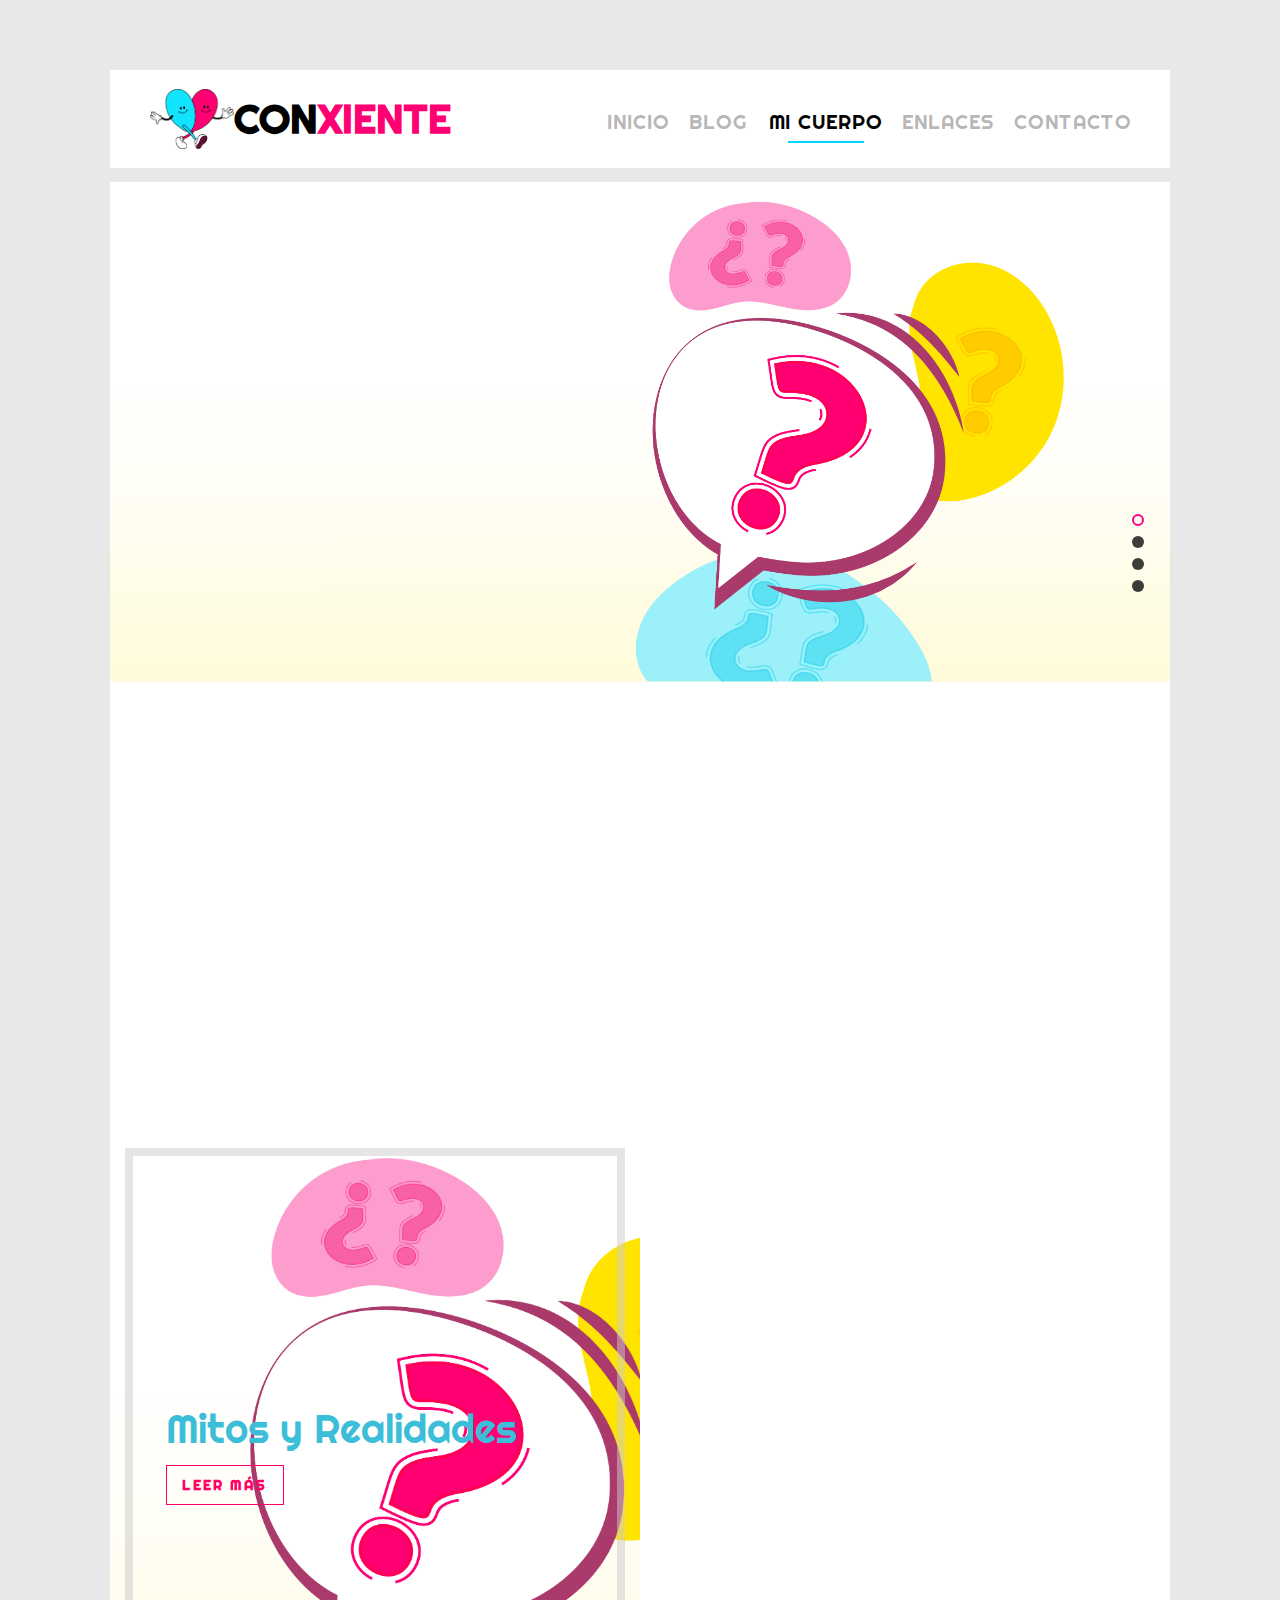
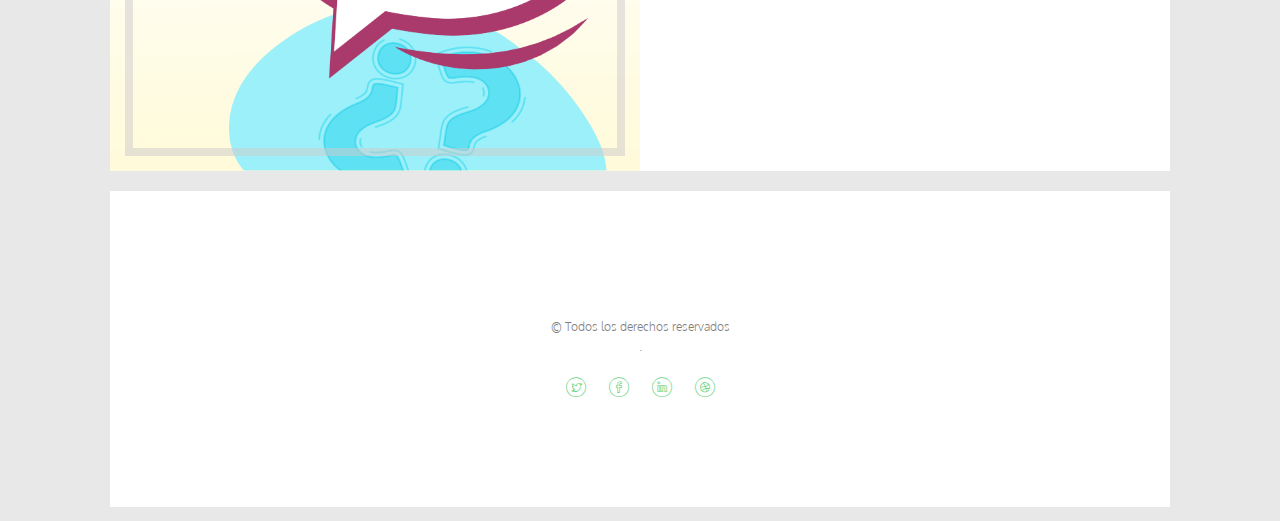
<file: index.html>
<!DOCTYPE HTML>
<html>
	<head>
	<meta charset="utf-8">
	<meta http-equiv="X-UA-Compatible" content="IE=edge">
	<title>ConXiente &mdash; Sitio web de la sexualidad en la adolescencia.</title>
	<meta name="viewport" content="width=device-width, initial-scale=1">
	<meta name="description" content="Blog de la Sexualidad en adolescentes" />
	<meta name="keywords" content="Sexualidad, adolescentes, embarazo, menstruacion, eyaculacion, niños, niñas, hombres, mujeres" />
	<meta name="author" content="DorianJorge" />


  	<!-- Facebook and Twitter integration -->
	<meta property="og:title" content=""/>
	<meta property="og:image" content=""/>
	<meta property="og:url" content=""/>
	<meta property="og:site_name" content=""/>
	<meta property="og:description" content=""/>
	<meta name="twitter:title" content="" />
	<meta name="twitter:image" content="" />
	<meta name="twitter:url" content="" />
	<meta name="twitter:card" content="" />

	
	<link href="https://fonts.googleapis.com/css2?family=Jacquard+24&display=swap" rel="stylesheet">
	<link href="https://fonts.googleapis.com/css?family=Oxygen:300,400" rel="stylesheet">
	<link href="https://fonts.googleapis.com/css?family=Source+Sans+Pro:400,600,700" rel="stylesheet">
	<link href="https://fonts.googleapis.com/css2?family=Righteous&display=swap" rel="stylesheet">
	<link href="https://fonts.googleapis.com/css2?family=Montserrat:ital,wght@0,100..900;1,100..900&display=swap" rel="stylesheet">
	
	<!-- Animate.css -->
	<link rel="stylesheet" href="css/animate.css">
	<!-- Icomoon Icon Fonts-->
	<link rel="stylesheet" href="css/icomoon.css">
	<!-- Bootstrap  -->
	<link rel="stylesheet" href="css/bootstrap.css">

	<!-- Magnific Popup -->
	<link rel="stylesheet" href="css/magnific-popup.css">

	<!-- Flexslider  -->
	<link rel="stylesheet" href="css/flexslider.css">

	<!-- Theme style  -->
	<link rel="stylesheet" href="css/style.css">

	<!-- Modernizr JS -->
	<script src="js/modernizr-2.6.2.min.js"></script>
	<!-- FOR IE9 below -->
	<!--[if lt IE 9]>
	<script src="js/respond.min.js"></script>
	<![endif]-->

	</head>
	<body>
		
	<div class="fh5co-loader"></div>
	
	<div id="page">
		<nav class="fh5co-nav" role="navigation">
			<div class="container-wrap">
				<div class="top-menu">
					<div class="row">
						<div class="col-xs-2">
							<div id="fh5co-logo">
								<a href="index.html" style="display: flex; align-items: center;">
									<img src="images/logo.png" alt="Logo" style="height: 60px; width: auto;">
							
									<span style="font-weight: bold; color: black;">Con</span><span style="color: #FF0073;">Xiente</span>
								</a>
							</div>
						</div>
						<div class="col-xs-10 text-right menu-1">
							<ul>
								<li><a href="index.html">Inicio</a></li>
	
								<li class="has-dropdown">
									<a href="#">Blog</a>
									<ul class="dropdown">
										<li><a href="etss.html">ETS</a></li>
										<li><a href="mitos.html">Mitos y Realidades</a></li>
										<li><a href="Anticonceptivos.html">Anticonceptivos</a></li>
										<li><a href="derechos.html">Derechos Sexuales</a></li>
									</ul>
								</li>
								<li class="active"><a href="mybody.html">Mi cuerpo</a></li>
								<li><a href="Enlaces.html">Enlaces</a></li>
								<li><a href="contact.html">Contacto</a></li>
							</ul>
						</div>
					</div>
					
				</div>
			</div>
		</nav>
	<div class="container-wrap">
		<aside id="fh5co-hero">
			<div class="flexslider">
				<ul class="slides">
			   	<li style="background-image: url(images/mitos.png);">
			   		<div class="overlay-gradient"></div>
			   		<div class="container-fluid">
			   			<div class="row">
				   			<div class="col-md-6 col-md-offset-3 col-md-pull-3 slider-text">
				   				<div class="slider-text-inner">
									<h1 style="font-weight: bold;">
										<span style="color: #00D9FF; font-size: 16px;">Mitos y realidades de la</span>
									</h1>
									
									<h1 style="font-weight: bold;">
										<span style="color: #C000FF; font-size: 36px;">SEXUALIDAD</span>
									</h1>

									<h2 style="color: #070707; font-size: 16px;  "> Que es verdad y que no es verdad acerca de los mitos de la sexualidad.</h2>
									<p><a class="btn btn-primary btn-demo" href="mitos.html">Saber más</a></p>
				   				</div>
				   			</div>
				   		</div>
			   		</div>
			   	</li>
			   	<li style="background-image: url(images/hym.png);">
			   		<div class="overlay-gradient"></div>
			   		<div class="container-fluid">
			   			<div class="row">
				   			<div class="col-md-6 col-md-offset-3 col-md-push-3 slider-text">
				   				<div class="slider-text-inner">
									<h1 style="font-weight: bold;">
										<span style="color: #00D9FF; font-size: 16px;">Sobre nuestro</span>
									</h1>
									
									<h1 style="font-weight: bold;">
										<span style="color: #C000FF; font-size: 36px;">CUERPO</span>
									</h1>
									<h2 style="color: #070707; font-weight: bold; font-size: 16px;  "> ¿Cambios en tu cuerpo?</h2>
									<h2 style="color: #070707; font-size: 16px;  "> Comprendamos los cambios físicos y emocionales que experimentamos.</h2>

										<p><a class="btn btn-primary btn-demo" href="mujer.html"></i> ELLA</a> <a class="btn btn-secondary" href="hombres.html">ÉL</a></p>
				   				</div>
				   			</div>
				   		</div>
			   		</div>
			   	</li>
			   	<li style="background-image: url(images/contacto.png);">
			   		<div class="overlay-gradient"></div>
			   		<div class="container-fluids">
			   			<div class="row">
				   			<div class="col-md-6 col-md-offset-3 slider-text">
				   				<div class="slider-text-inner text-center">
									<h1 style="font-weight: bold;">
										<span style="color: #00D9FF; font-size: 16px;">Ponte en</span>
									</h1>
									
									<h1 style="font-weight: bold;">
										<span style="color: #C000FF; font-size: 36px;">CONTACTO</span>
									</h1>
									<h2 style="color: #070707; font-weight: bold; font-size: 17px;  "> ¡Estamos aquí para ayudarte!</h2>
									<h2 style="color: #070707; font-size: 14px;  "> Comunicate con nuestro equipo experto para resolver tus preguntas y recibir atención personalizada.</h2>

										<p><a class="btn btn-primary " href="contact.html"></i>¡CONTÁCTANOS! </a></p>
				   				</div>
				   			</div>
				   		</div>
			   		</div>
			   	</li>
			   	<li style="background-image: url(images/enlaces.png);">
			   		<div class="overlay-gradient"></div>
			   		<div class="container-fluid">
			   			<div class="row">
				   			<div class="col-md-6 col-md-offset-3 col-md-push-3 slider-text">
				   				<div class="slider-text-inner">
									<h1 style="font-weight: bold;">
										<span style="color: #00D9FF; font-size: 16px;">Visita la sección de</span>
									</h1>
									
									<h1 style="font-weight: bold;">
										<span style="color: #C000FF; font-size: 36px;">ENLACES</span>
									</h1>

									<h2 style="color: #070707; font-weight: bold; font-size: 16px;  "> ¿Quieres información personalizada?</h2>
									<h2 style="color: #070707; font-size: 16px;  "> Aquí encontrarás recursos y orientación para mejorar tu bienestar y entender tu salud.</h2>
									<p><a class="btn btn-primary btn-demo" href="Enlaces.html">INFORMACIÓN </a></p>
				   				</div>
				   			</div>
				   		</div>
			   		</div>
			   	</li>	   	
			  	</ul>
		  	</div>
		</aside>
		<div id="fh5co-services">
			<div class="row">
				<div class="col-md-4 text-center animate-box">
					<div class="services">
						<img src="images/libro.png" alt="Logo" style="height: 100px; width: auto;">
						<div class="desc">
							<h3>Educación Accesible</h3>
							<p><h2 style="color: #070707; font-size: 18px;  "> Garantizar que la información sobre educación sexual sea fácilmente accesible para adolescentes de todas las edades, géneros, orientaciones sexuales y niveles de educación.</h2></p>
						</div>
					</div>
				</div>
				<div class="col-md-4 text-center animate-box">
					<div class="services">
						<img src="images/foco.png" alt="Logo" style="height: 100px; width: auto;">
						<div class="desc">
							<h3> Empoderamiento y Autonomía </h3>
							<p><h2 style="color: #070707; font-size: 18px;  "> Garantizar que la información sobre educación sexual sea fácilmente accesible para adolescentes de todas las edades, géneros, orientaciones sexuales y niveles de educación.</h2></p>
						</div>
					</div>
				</div>
				<div class="col-md-4 text-center animate-box">
					<div class="services">
						<img src="images/candado.png" alt="Logo" style="height: 100px; width: auto;">
						<div class="desc">
							<h3>Confidencialidad y Privacidad</h3>
							<p><h2 style="color: #070707; font-size: 18px;  "> Priorizar la confidencialidad y la privacidad de los adolescentes al proporcionar información sobre educación sexual.</h2></p>
						</div>
					</div>
				</div>
			</div>
		</div>


		<div id="fh5co-blog" class="blog-flex">
			<div class="featured-blog" style="background-image: url(images/mitosbn.png);">
				<div class="desc-t">
					<div class="desc-tc">
						<p class="reduced-line-height"><span class="featured-head">Mitos y Realidades</span></p>
						
						<span><a href="#" class="read-button">Leer más</a></span>
					</div>
				</div>
			</div>
			<div class="blog-entry fh5co-light-grey">
				<div class="row animate-box">
					<div class="col-md-12">
						<h2>Latest Posts</h2>
					</div>
				</div>
				<div class="row">
					<div class="col-md-12 animate-box" style="display: flex; align-items: center;">
						<a href="etss.html" class="blog-post" style="display: flex;">
							<span class="img" style="background-image: url(images/etsicon.png);"></span>
							<div class="desc" style="margin-top: 20px;">
								<h3 style="text-align: left;">Enfermedades de transmisión sexual y cómo identificarlas.</h3>
								<span class="cat" style="text-align: center;">Blog</span>
							</div>
						</a>
					</div>
					
						<div class="col-md-12 animate-box" style="display: flex; align-items: center;">
							<a href="Anticonceptivos.html" class="blog-post" style="display: flex;">
								<span class="img" style="background-image: url(images/anticonceptivo.png);"></span>
								<div class="desc" style="margin-top: 20px;">
									<h3 style="text-align: left;">¿Cuáles son los tipos de métodos anticonceptivos?</h3>
									<span class="cat" style="text-align: center;">Blog</span>
								</div>
							</a>
						</div>
					
						<div class="col-md-12 animate-box" style="display: flex; align-items: center;">
							<a href="derechos.html" class="blog-post" style="display: flex;">
								<span class="img" style="background-image: url(images/derecho.png);"></span>
								<div class="desc" style="margin-top: 20px;">
									<h3 style="text-align: left;">¿Qué son los Derechos Sexuales?</h3>
									<span class="cat" style="text-align: center;">Blog</span>
								</div>
							</a>
						</div>
					</div>
				</div>
			</div>
		</div><!-- END container-wrap -->

	<div class="container-wrap">
		<footer id="fh5co-footer" role="contentinfo">
			

			<div class="row copyright">
				<div class="col-md-12 text-center">
					<p>
						<small class="block">&copy; Todos los derechos reservados</small> 
						<small class="block"> .</a></small>
					</p>
					<p>
						<ul class="fh5co-social-icons">
							<li><a href="#"><i class="icon-twitter"></i></a></li>
							<li><a href="#"><i class="icon-facebook"></i></a></li>
							<li><a href="#"><i class="icon-linkedin"></i></a></li>
							<li><a href="#"><i class="icon-dribbble"></i></a></li>
						</ul>
					</p>
				</div>
			</div>
		</footer>
	</div><!-- END container-wrap -->
	</div>

	<div class="gototop js-top">
		<a href="#" class="js-gotop"><i class="icon-arrow-up2"></i></a>
	</div>
	
	<!-- jQuery -->
	<script src="js/jquery.min.js"></script>
	<!-- jQuery Easing -->
	<script src="js/jquery.easing.1.3.js"></script>
	<!-- Bootstrap -->
	<script src="js/bootstrap.min.js"></script>
	<!-- Waypoints -->
	<script src="js/jquery.waypoints.min.js"></script>
	<!-- Flexslider -->
	<script src="js/jquery.flexslider-min.js"></script>
	<!-- Magnific Popup -->
	<script src="js/jquery.magnific-popup.min.js"></script>
	<script src="js/magnific-popup-options.js"></script>
	<!-- Counters -->
	<script src="js/jquery.countTo.js"></script>
	<!-- Main -->
	<script src="js/main.js"></script>

	</body>
</html>
</file>
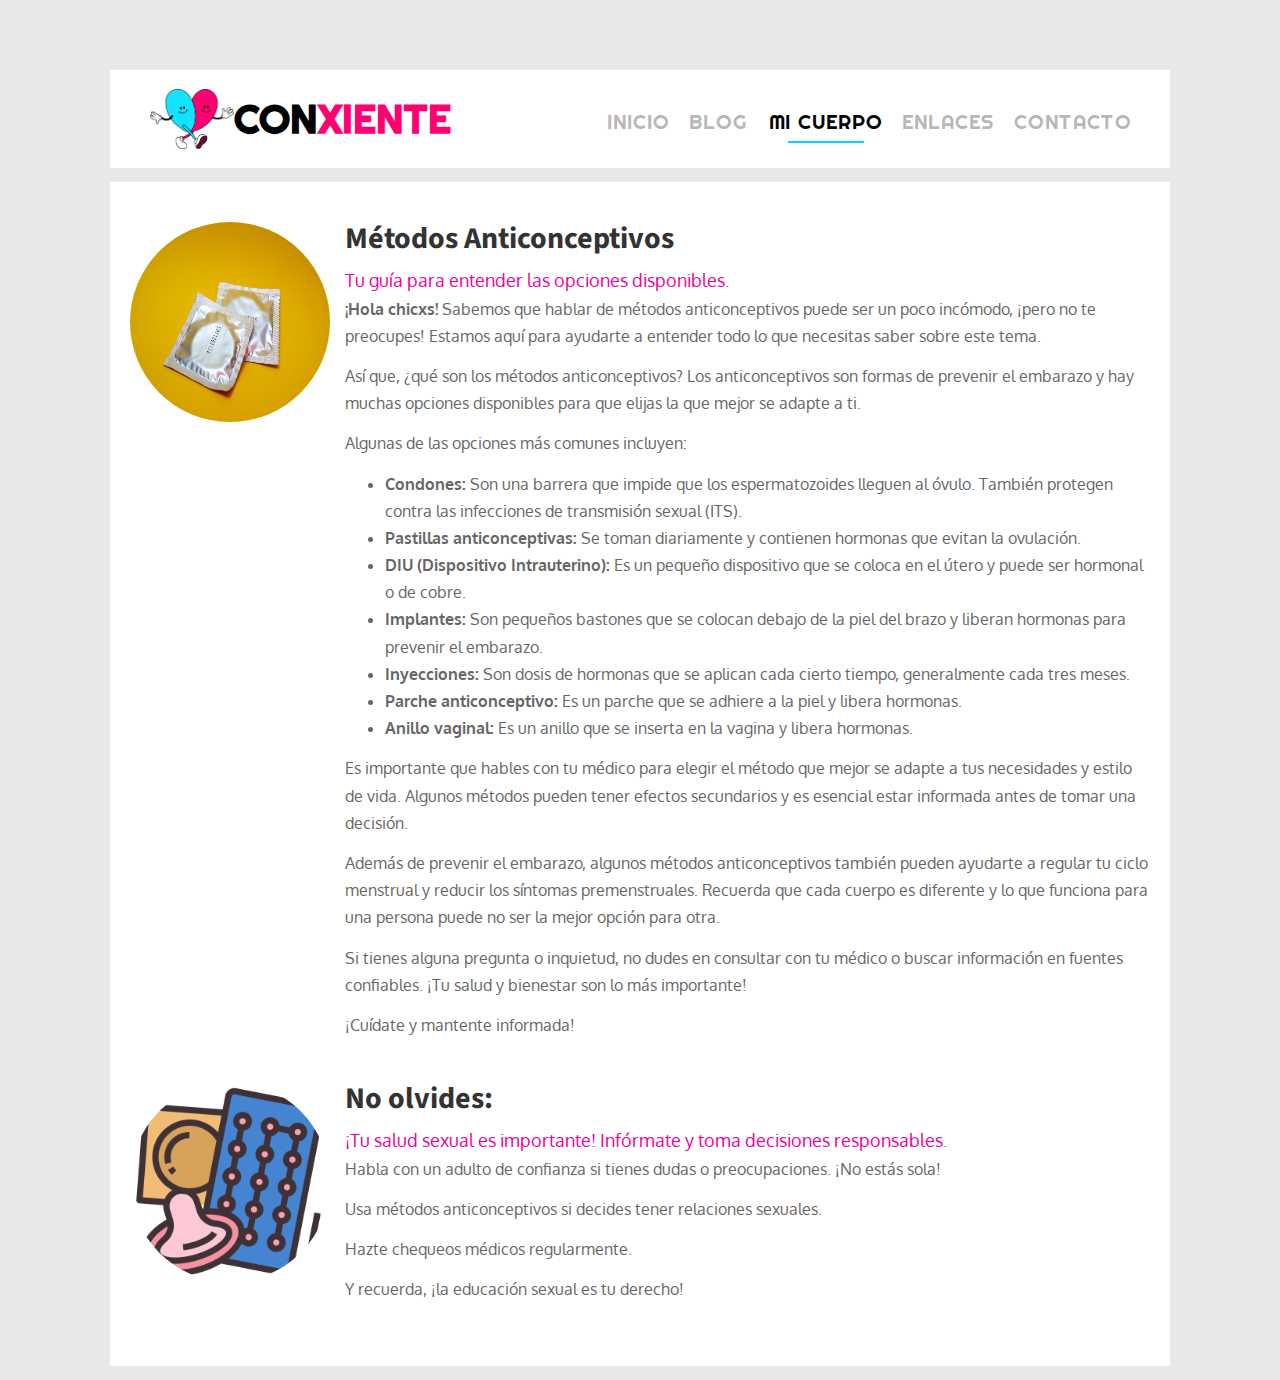
<file: Anticonceptivos.html>
<!DOCTYPE HTML>
<html>
	<head>
	<meta charset="utf-8">
	<meta http-equiv="X-UA-Compatible" content="IE=edge">
	<title>ConXiente &mdash; Sitio web de la sexualidad en la adolescencia.</title>
	<meta name="viewport" content="width=device-width, initial-scale=1">
	<meta name="description" content="Blog de la Sexualidad en adolescentes" />
	<meta name="keywords" content="Sexualidad, adolescentes, embarazo, menstruacion, eyaculacion, niños, niñas, hombres, mujeres" />
	<meta name="author" content="DorianJorge" />

	<!-- CSS -->
	<link href="https://fonts.googleapis.com/css2?family=Jacquard+24&display=swap" rel="stylesheet">
	<link href="https://fonts.googleapis.com/css?family=Oxygen:300,400" rel="stylesheet">
	<link href="https://fonts.googleapis.com/css?family=Source+Sans+Pro:400,600,700" rel="stylesheet">
	<link href="https://fonts.googleapis.com/css2?family=Righteous&display=swap" rel="stylesheet">
	<link href="https://fonts.googleapis.com/css2?family=Montserrat:ital,wght@0,100..900;1,100..900&display=swap" rel="stylesheet">
	<link rel="stylesheet" href="css/animate.css">
	<link rel="stylesheet" href="css/icomoon.css">
	<link rel="stylesheet" href="css/bootstrap.css">
	<link rel="stylesheet" href="css/magnific-popup.css">
	<link rel="stylesheet" href="css/flexslider.css">
	<link rel="stylesheet" href="css/style.css">

	<!-- Modernizr JS -->
	<script src="js/modernizr-2.6.2.min.js"></script>
	<!--[if lt IE 9]>
	<script src="js/respond.min.js"></script>
	<![endif]-->

	<style>
		.blog-container {
			padding: 20px;
		}
		.blog-post {
			margin-bottom: 30px;
		}
		.blog-post .subtema:first-child {
			margin-top: 20px;
		}
		.subtema {
			display: flex;
			align-items: flex-start;
			flex-wrap: wrap;
		}
		.subtema img {
			width: 200px;
			height: 200px;
			margin-right: 15px;
			border-radius: 50%;
		}
		.subtema .blog-content {
			flex: 1;
		}
		.subtema h2 {
			font-size: 30px;
			margin-bottom: 10px;
		}
		.subtema p, .subtema ul {
			margin-bottom: 13px;
		}
		.blog-title {
			color: #333;
			font-weight: bold;
			font-size: 24px;
		}
		.blog-subtitle {
			color: #ed009e;
			font-weight: normal;
			font-size: 18px;
		}
		.blog-text {
			color: #676666;
			font-weight: normal;
			font-size: 16px;
		}
		.images-container {
			display: flex;
			justify-content: center;
			align-items: center;
			flex-wrap: wrap;
			gap: 15px;
		}
		.images-container img {
			width: 120px;
			height: 120px;
			margin: 15px;
			border-radius: 50%;
		}

		@media (max-width: 768px) {
			.subtema {
				flex-direction: column;
				align-items: center;
			}
			.subtema img {
				margin: 0 0 15px 0;
				width: 150px;
				height: 150px;
			}
			.blog-title {
				font-size: 20px;
			}
			.blog-subtitle {
				font-size: 16px;
			}
			.blog-text {
				font-size: 14px;
			}
		}

		@media (max-width: 480px) {
			.subtema img {
				width: 100px;
				height: 100px;
			}
			.blog-title {
				font-size: 18px;
			}
			.blog-subtitle {
				font-size: 14px;
			}
			.blog-text {
				font-size: 12px;
			}
		}
	</style>

	</head>
	<body>
		
	<div class="fh5co-loader"></div>
	
	<div id="page">
		<nav class="fh5co-nav" role="navigation">
			<div class="container-wrap">
				<div class="top-menu">
					<div class="row">
						<div class="col-xs-2">
							<div id="fh5co-logo">
								<a href="index.html" style="display: flex; align-items: center;">
									<img src="images/logo.png" alt="Logo" style="height: 60px; width: auto;">
							
									<span style="font-weight: bold; color: black;">Con</span><span style="color: #FF0073;">Xiente</span>
								</a>
							</div>
						</div>
						<div class="col-xs-10 text-right menu-1">
							<ul>
								<li><a href="index.html">Inicio</a></li>
	
								<li class="has-dropdown">
									<a href="#">Blog</a>
									<ul class="dropdown">
										<li><a href="etss.html">ETS</a></li>
										<li><a href="mitos.html">Mitos y Realidades</a></li>
										<li><a href="Anticonceptivos.html">Anticonceptivos</a></li>
										<li><a href="derechos.html">Derechos Sexuales</a></li>
									</ul>
								</li>
								<li class="active"><a href="mybody.html">Mi cuerpo</a></li>
								<li><a href="Enlaces.html">Enlaces</a></li>
								<li><a href="contact.html">Contacto</a></li>
							</ul>
						</div>
					</div>
					
				</div>
			</div>
		</nav>
		<div class="container-wrap">
			<div class="blog-container">
				<div class="blog-post">
					<div class="subtema">
						<img src="images/condon.jpg" alt="Subtema 1">
						<div class="blog-content">
							<h2 class="blog-title">Métodos Anticonceptivos</h2>
<span class="fh5co-project-sub blog-subtitle">Tu guía para entender las opciones disponibles.</span>
<p class="blog-text"><strong>¡Hola chicxs!</strong> Sabemos que hablar de métodos anticonceptivos puede ser un poco incómodo, ¡pero no te preocupes! Estamos aquí para ayudarte a entender todo lo que necesitas saber sobre este tema.</p>
<p class="blog-text">Así que, ¿qué son los métodos anticonceptivos? Los anticonceptivos son formas de prevenir el embarazo y hay muchas opciones disponibles para que elijas la que mejor se adapte a ti.</p>
<p class="blog-text">Algunas de las opciones más comunes incluyen:</p>
<ul class="blog-text">
  <li><strong>Condones:</strong> Son una barrera que impide que los espermatozoides lleguen al óvulo. También protegen contra las infecciones de transmisión sexual (ITS).</li>
  <li><strong>Pastillas anticonceptivas:</strong> Se toman diariamente y contienen hormonas que evitan la ovulación.</li>
  <li><strong>DIU (Dispositivo Intrauterino):</strong> Es un pequeño dispositivo que se coloca en el útero y puede ser hormonal o de cobre.</li>
  <li><strong>Implantes:</strong> Son pequeños bastones que se colocan debajo de la piel del brazo y liberan hormonas para prevenir el embarazo.</li>
  <li><strong>Inyecciones:</strong> Son dosis de hormonas que se aplican cada cierto tiempo, generalmente cada tres meses.</li>
  <li><strong>Parche anticonceptivo:</strong> Es un parche que se adhiere a la piel y libera hormonas.</li>
  <li><strong>Anillo vaginal:</strong> Es un anillo que se inserta en la vagina y libera hormonas.</li>
</ul>
<p class="blog-text">Es importante que hables con tu médico para elegir el método que mejor se adapte a tus necesidades y estilo de vida. Algunos métodos pueden tener efectos secundarios y es esencial estar informada antes de tomar una decisión.</p>
<p class="blog-text">Además de prevenir el embarazo, algunos métodos anticonceptivos también pueden ayudarte a regular tu ciclo menstrual y reducir los síntomas premenstruales. Recuerda que cada cuerpo es diferente y lo que funciona para una persona puede no ser la mejor opción para otra.</p>
<p class="blog-text">Si tienes alguna pregunta o inquietud, no dudes en consultar con tu médico o buscar información en fuentes confiables. ¡Tu salud y bienestar son lo más importante!</p>
<p class="blog-text">¡Cuídate y mantente informada!</p>
						</div>
					</div>
				</div>


				<div class="blog-post">
					<div class="subtema">
						<img src="images/anticonceptivo.png" alt="Subtema 3">
						<div class="blog-content">
							<h2 class="blog-title">No olvides:</h2>
							<span class="fh5co-project-sub blog-subtitle">¡Tu salud sexual es importante! Infórmate y toma decisiones responsables.</span>
							<p class="blog-text">Habla con un adulto de confianza si tienes dudas o preocupaciones. ¡No estás sola!</p>
							<p class="blog-text">Usa métodos anticonceptivos si decides tener relaciones sexuales.</p>
							<p class="blog-text">Hazte chequeos médicos regularmente.</p>
							<p class="blog-text">Y recuerda, ¡la educación sexual es tu derecho!</p>
						</div>
					</div>
				</div>
			</div>
		</div>
	</div>

	<!-- Scripts -->
	<script src="js/jquery.min.js"></script>
	<script src="js/jquery.easing.1.3.js"></script>
	<script src="js/bootstrap.min.js"></script>
	<script src="js/jquery.waypoints.min.js"></script>
	<script src="js/jquery.flexslider-min.js"></script>
	<script src="js/main.js"></script>

	</body>
</html>
</file>
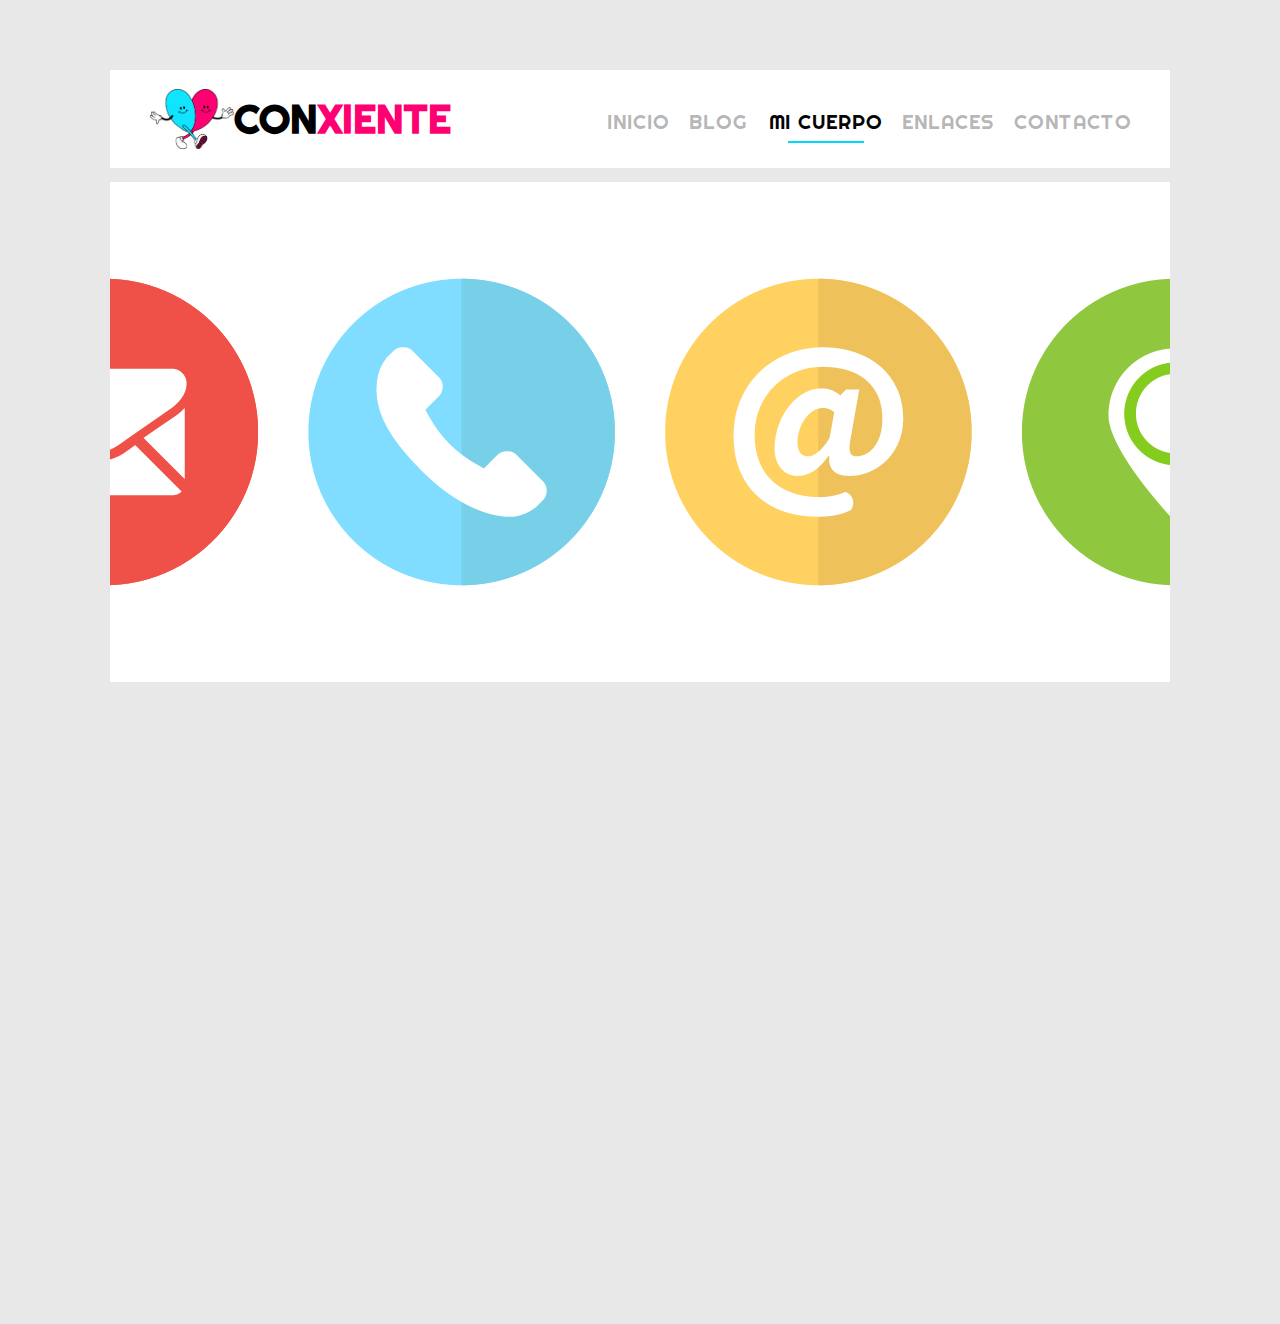
<file: contact.html>
<!DOCTYPE HTML>
<html>
	<head>
	<meta charset="utf-8">
	<meta http-equiv="X-UA-Compatible" content="IE=edge">
	<title>ConXiente &mdash; Sitio web de la sexualidad en la adolescencia.</title>
	<meta name="viewport" content="width=device-width, initial-scale=1">
	<meta name="description" content="Blog de la Sexualidad en adolescentes" />
	<meta name="keywords" content="Sexualidad, adolescentes, embarazo, menstruacion, eyaculacion, niños, niñas, hombres, mujeres" />
	<meta name="author" content="DorianJorge" />


  	<!-- Facebook and Twitter integration -->
	<meta property="og:title" content=""/>
	<meta property="og:image" content=""/>
	<meta property="og:url" content=""/>
	<meta property="og:site_name" content=""/>
	<meta property="og:description" content=""/>
	<meta name="twitter:title" content="" />
	<meta name="twitter:image" content="" />
	<meta name="twitter:url" content="" />
	<meta name="twitter:card" content="" />

	
	<link href="https://fonts.googleapis.com/css2?family=Jacquard+24&display=swap" rel="stylesheet">
	<link href="https://fonts.googleapis.com/css?family=Oxygen:300,400" rel="stylesheet">
	<link href="https://fonts.googleapis.com/css?family=Source+Sans+Pro:400,600,700" rel="stylesheet">
	<link href="https://fonts.googleapis.com/css2?family=Righteous&display=swap" rel="stylesheet">
	<link href="https://fonts.googleapis.com/css2?family=Montserrat:ital,wght@0,100..900;1,100..900&display=swap" rel="stylesheet">
	
	<!-- Animate.css -->
	<link rel="stylesheet" href="css/animate.css">
	<!-- Icomoon Icon Fonts-->
	<link rel="stylesheet" href="css/icomoon.css">
	<!-- Bootstrap  -->
	<link rel="stylesheet" href="css/bootstrap.css">

	<!-- Magnific Popup -->
	<link rel="stylesheet" href="css/magnific-popup.css">

	<!-- Flexslider  -->
	<link rel="stylesheet" href="css/flexslider.css">

	<!-- Theme style  -->
	<link rel="stylesheet" href="css/style.css">

	<!-- Modernizr JS -->
	<script src="js/modernizr-2.6.2.min.js"></script>
	<!-- FOR IE9 below -->
	<!--[if lt IE 9]>
	<script src="js/respond.min.js"></script>
	<![endif]-->

	</head>
	<body>
		
	<div class="fh5co-loader"></div>
	
	<div id="page">
		<nav class="fh5co-nav" role="navigation">
			<div class="container-wrap">
				<div class="top-menu">
					<div class="row">
						<div class="col-xs-2">
							<div id="fh5co-logo">
								<a href="index.html" style="display: flex; align-items: center;">
									<img src="images/logo.png" alt="Logo" style="height: 60px; width: auto;">
							
									<span style="font-weight: bold; color: black;">Con</span><span style="color: #FF0073;">Xiente</span>
								</a>
							</div>
						</div>
						<div class="col-xs-10 text-right menu-1">
							<ul>
								<li><a href="index.html">Inicio</a></li>
	
								<li class="has-dropdown">
									<a href="#">Blog</a>
									<ul class="dropdown">
										<li><a href="etss.html">ETS</a></li>
										<li><a href="mitos.html">Mitos y Realidades</a></li>
										<li><a href="Anticonceptivos.html">Anticonceptivos</a></li>
										<li><a href="derechos.html">Derechos Sexuales</a></li>
									</ul>
								</li>
								<li class="active"><a href="mybody.html">Mi cuerpo</a></li>
								<li><a href="Enlaces.html">Enlaces</a></li>
								<li><a href="contact.html">Contacto</a></li>
							</ul>
						</div>
					</div>
					
				</div>
			</div>
		</nav>
	<div class="container-wrap">
		<aside id="fh5co-hero">
			<div class="flexslider">
				<ul class="slides">
			   	<li style="background-image: url(images/contacto2.png);">
			   		<div class="overlay-gradient"></div>
			   		<div class="container-fluids">
			   			<div class="row">
				   			<div class="col-md-6 col-md-offset-3 slider-text slider-text-bg">
				   				

				   				</div>
				   			</div>
				   		</div>
			   		</div>
			   	</li>		   	
			  	</ul>
		  	</div>
		</aside>		
		<div id="fh5co-contact">
			<div class="row animate-box">
				<div class="col-md-6 col-md-offset-3 text-center fh5co-heading">
					<h1>Contactanos</h1>
					
				</div>
			</div>
			<div class="row">
				<div class="col-md-3 col-md-push-1 animate-box">
					<h3>Puedes encontrarnos en:</h3>
					<ul class="contact-info">
						<li><i class="icon-location4"></i>Dirección de la escuela o institución</li>
						<li><i class="icon-phone3"></i>Numero de la institución</li>
						<li><i class="icon-location3"></i><a href="#">correodelencargado@hotmail.com</a></li>
						
					</ul>
				</div>
				<div class="col-md-7 col-md-push-1 animate-box">
					<div class="row">
						<div class="col-md-6">
							<div class="form-group">
								<input type="text" class="form-control" placeholder="Nombre">
							</div>
						</div>
						<div class="col-md-6">
							<div class="form-group">
								<input type="text" class="form-control" placeholder="Email">
							</div>
						</div>
						<div class="col-md-12">
							<div class="form-group">
								<textarea name="" class="form-control" id="" cols="30" rows="7" placeholder="Mensaje"></textarea>
							</div>
						</div>
						<div class="col-md-12">
							<div class="form-group">
								<input type="submit" value="Enviar" class="btn btn-primary btn-modify">
							</div>
						</div>
					</div>
				</div>
			</div>
		</div>
	</div><!-- END container-wrap -->

	</div>

	<div class="gototop js-top">
		<a href="#" class="js-gotop"><i class="icon-arrow-up2"></i></a>
	</div>
	
	<!-- jQuery -->
	<script src="js/jquery.min.js"></script>
	<!-- jQuery Easing -->
	<script src="js/jquery.easing.1.3.js"></script>
	<!-- Bootstrap -->
	<script src="js/bootstrap.min.js"></script>
	<!-- Waypoints -->
	<script src="js/jquery.waypoints.min.js"></script>
	<!-- Flexslider -->
	<script src="js/jquery.flexslider-min.js"></script>
	<!-- Magnific Popup -->
	<script src="js/jquery.magnific-popup.min.js"></script>
	<script src="js/magnific-popup-options.js"></script>
	<!-- Counters -->
	<script src="js/jquery.countTo.js"></script>
	<!-- Main -->
	<script src="js/main.js"></script>

	</body>
</html>
</file>
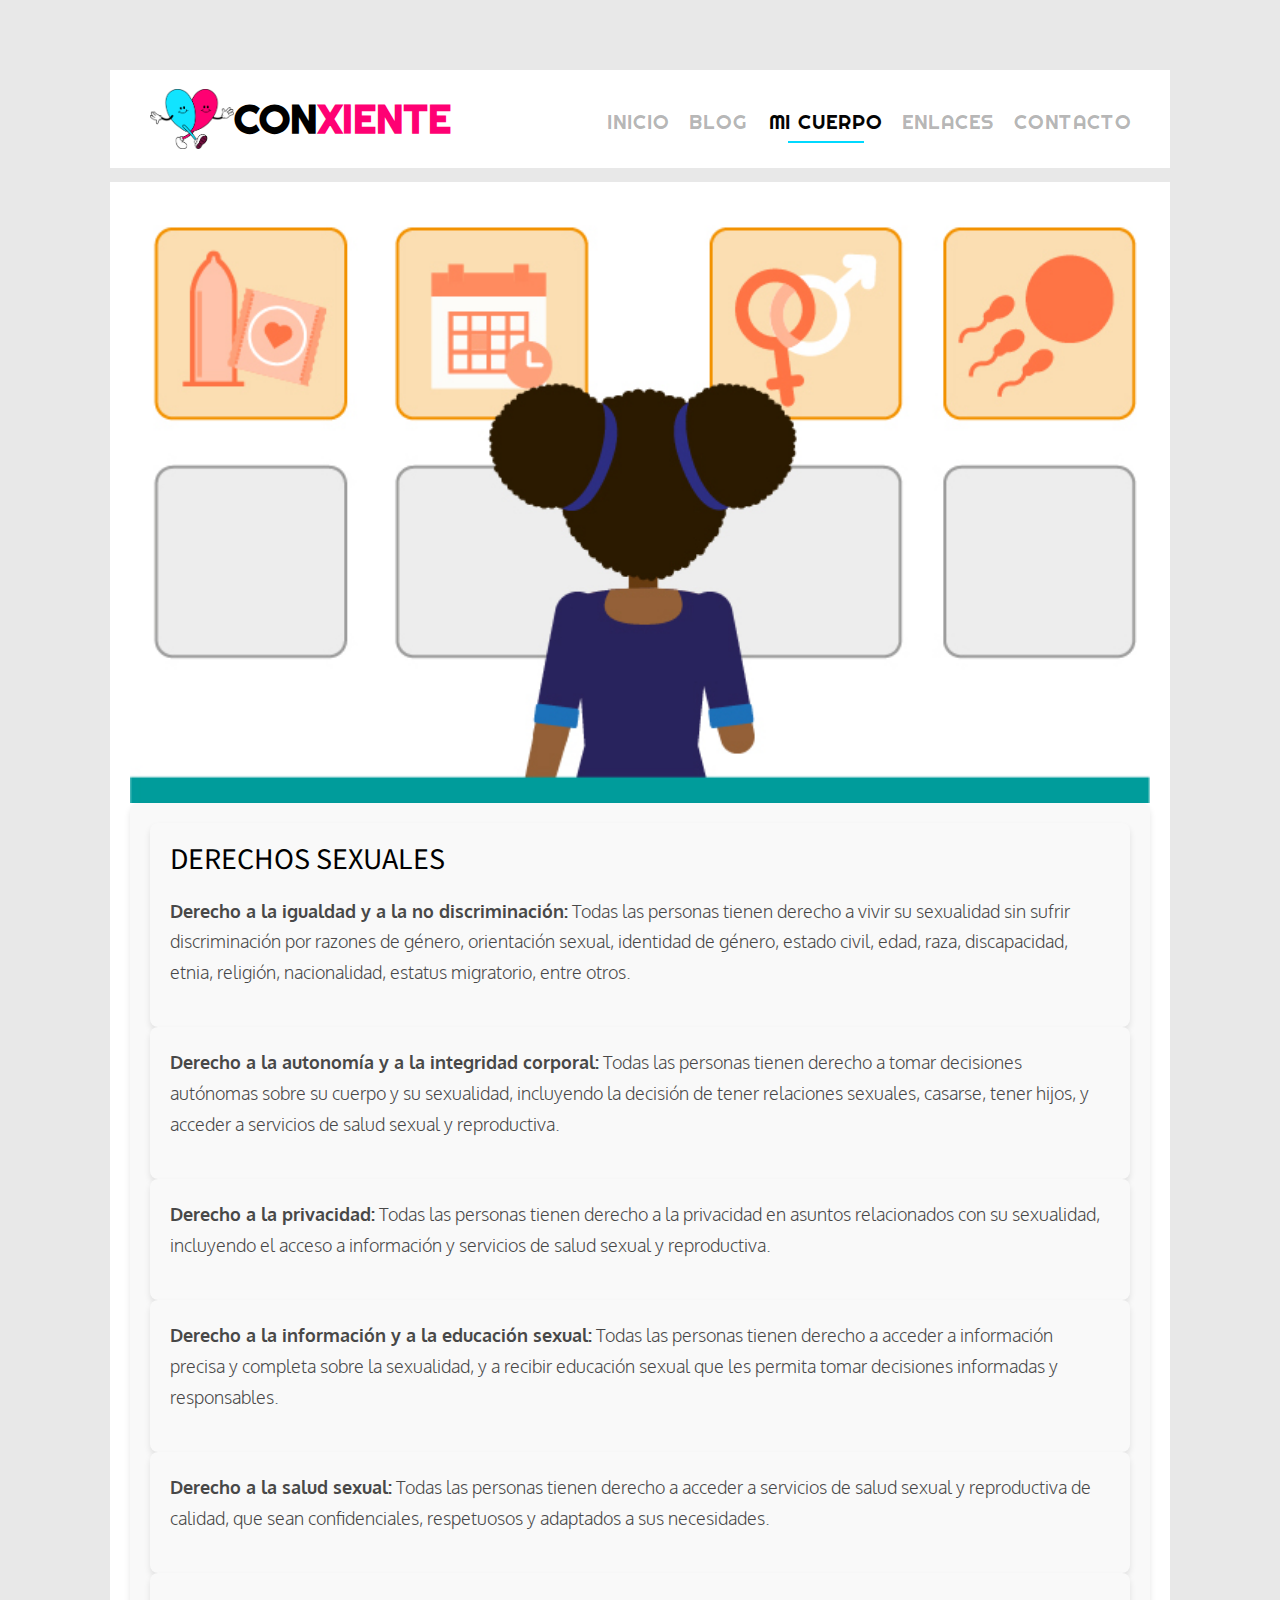
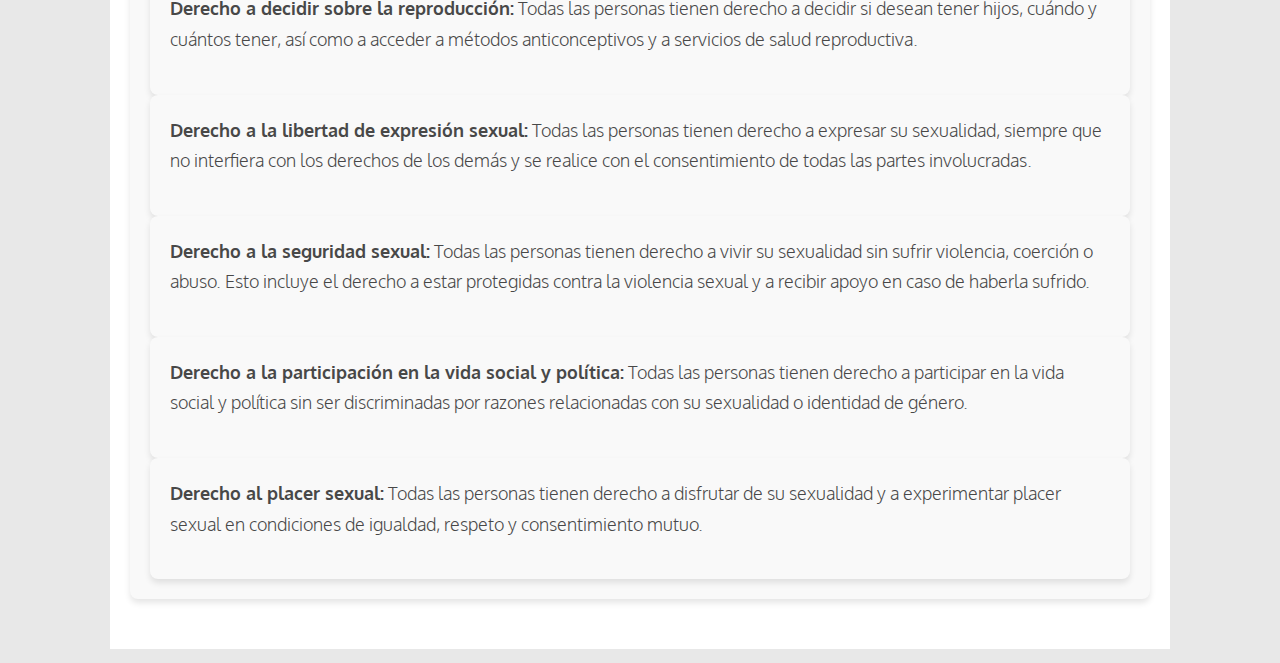
<file: derechos.html>
<!DOCTYPE HTML>
<html>
<head>
    <meta charset="utf-8">
    <meta http-equiv="X-UA-Compatible" content="IE=edge">
    <title>ConXiente &mdash; Sitio web de la sexualidad en la adolescencia.</title>
    <meta name="viewport" content="width=device-width, initial-scale=1">
    <meta name="description" content="Blog de la Sexualidad en adolescentes" />
    <meta name="keywords" content="Sexualidad, adolescentes, embarazo, menstruacion, eyaculacion, niños, niñas, hombres, mujeres" />
    <meta name="author" content="DorianJorge" />
    
    <!-- CSS -->
    <link href="https://fonts.googleapis.com/css2?family=Jacquard+24&display=swap" rel="stylesheet">
    <link href="https://fonts.googleapis.com/css?family=Oxygen:300,400" rel="stylesheet">
    <link href="https://fonts.googleapis.com/css?family=Source+Sans+Pro:400,600,700" rel="stylesheet">
    <link href="https://fonts.googleapis.com/css2?family=Righteous&display=swap" rel="stylesheet">
    <link href="https://fonts.googleapis.com/css2?family=Montserrat:ital,wght@0,100..900;1,100..900&display=swap" rel="stylesheet">
    <link rel="stylesheet" href="css/animate.css">
    <link rel="stylesheet" href="css/icomoon.css">
    <link rel="stylesheet" href="css/bootstrap.css">
    <link rel="stylesheet" href="css/magnific-popup.css">
    <link rel="stylesheet" href="css/flexslider.css">
    <link rel="stylesheet" href="css/style.css">

    <!-- Modernizr JS -->
    <script src="js/modernizr-2.6.2.min.js"></script>
    <!--[if lt IE 9]>
    <script src="js/respond.min.js"></script>
    <![endif]-->

    <style>
        .blog-container {
            padding: 20px;
        }
        .myth-reality {
            display: flex;
            flex-wrap: wrap;
            gap: 20px;
            margin-bottom: 30px;
        }
        .myth-reality .item {
            background: #f9f9f9;
            padding: 20px;
            border-radius: 8px;
            flex: 1;
            min-width: 250px;
            box-shadow: 0 4px 6px rgba(0, 0, 0, 0.1);
        }
        .myth-reality .item h3 {
            color: #a54a87;
            font-weight: bold;
            font-size: 18px;
            margin-bottom: 10px;
        }
        .myth-reality .item h4 {
            color: #000000;
            font-weight: bold;
            font-size: 18px;
            margin-bottom: 10px;
        }
        .myth-reality .item p {
            color: #484848;
            font-size: 18px;
            font-weight: 300;
        }
    </style>

</head>
<body>
    <div class="fh5co-loader"></div>
    
    <div id="page">
        <nav class="fh5co-nav" role="navigation">
            <div class="container-wrap">
                <div class="top-menu">
                    <div class="row">
                        <div class="col-xs-2">
                            <div id="fh5co-logo">
                                <a href="index.html" style="display: flex; align-items: center;">
                                    <img src="images/logo.png" alt="Logo" style="height: 60px; width: auto;">
                            
                                    <span style="font-weight: bold; color: black;">Con</span><span style="color: #FF0073;">Xiente</span>
                                </a>
                            </div>
                        </div>
                        <div class="col-xs-10 text-right menu-1">
                            <ul>
                                <li><a href="index.html">Inicio</a></li>
    
                                <li class="has-dropdown">
                                    <a href="#">Blog</a>
                                    <ul class="dropdown">
                                        <li><a href="etss.html">ETS</a></li>
                                        <li><a href="mitos.html">Mitos y Realidades</a></li>
                                        <li><a href="Anticonceptivos.html">Anticonceptivos</a></li>
                                        <li><a href="derechos.html">Derechos Sexuales</a></li>
                                    </ul>
                                </li>
                                <li class="active"><a href="mybody.html">Mi cuerpo</a></li>
                                <li><a href="Enlaces.html">Enlaces</a></li>
                                <li><a href="contact.html">Contacto</a></li>
                            </ul>
                        </div>
                    </div>
                    
                </div>
            </div>
        </nav>
        
        <div class="container-wrap">
            <div class="blog-container">
                <div class="image-container">
                    <img src="images/dersex.jpg"  style="width: 100%; height: auto;">
                </div>
                <div class="myth-reality">
                    <div class="item">
                        <div class="item">
                            <h2 class="blog-subtitle">DERECHOS SEXUALES</h2>
                            
                            <p><strong>Derecho a la igualdad y a la no discriminación:</strong> Todas las personas tienen derecho a vivir su sexualidad sin sufrir discriminación por razones de género, orientación sexual, identidad de género, estado civil, edad, raza, discapacidad, etnia, religión, nacionalidad, estatus migratorio, entre otros.</p>
                        </div>
                        <div class="item">
                            
                            <p><strong>Derecho a la autonomía y a la integridad corporal:</strong> Todas las personas tienen derecho a tomar decisiones autónomas sobre su cuerpo y su sexualidad, incluyendo la decisión de tener relaciones sexuales, casarse, tener hijos, y acceder a servicios de salud sexual y reproductiva.</p>
                        </div>
                        <div class="item">
                          
                            <p><strong>Derecho a la privacidad:</strong> Todas las personas tienen derecho a la privacidad en asuntos relacionados con su sexualidad, incluyendo el acceso a información y servicios de salud sexual y reproductiva.</p>
                        </div>
                        <div class="item">
                           
                            <p><strong>Derecho a la información y a la educación sexual:</strong> Todas las personas tienen derecho a acceder a información precisa y completa sobre la sexualidad, y a recibir educación sexual que les permita tomar decisiones informadas y responsables.</p>
                        </div>
                        <div class="item">
                            
                            <p><strong>Derecho a la salud sexual:</strong> Todas las personas tienen derecho a acceder a servicios de salud sexual y reproductiva de calidad, que sean confidenciales, respetuosos y adaptados a sus necesidades.</p>
                        </div>
                        <div class="item">
                          
                            <p><strong>Derecho a decidir sobre la reproducción:</strong> Todas las personas tienen derecho a decidir si desean tener hijos, cuándo y cuántos tener, así como a acceder a métodos anticonceptivos y a servicios de salud reproductiva.</p>
                        </div>
                        <div class="item">
                         
                            <p><strong>Derecho a la libertad de expresión sexual:</strong> Todas las personas tienen derecho a expresar su sexualidad, siempre que no interfiera con los derechos de los demás y se realice con el consentimiento de todas las partes involucradas.</p>
                        </div>
                        <div class="item">
                         
                            <p><strong>Derecho a la seguridad sexual:</strong> Todas las personas tienen derecho a vivir su sexualidad sin sufrir violencia, coerción o abuso. Esto incluye el derecho a estar protegidas contra la violencia sexual y a recibir apoyo en caso de haberla sufrido.</p>
                        </div>
                        <div class="item">
                            
                            <p><strong>Derecho a la participación en la vida social y política:</strong> Todas las personas tienen derecho a participar en la vida social y política sin ser discriminadas por razones relacionadas con su sexualidad o identidad de género.</p>
                        </div>
                        <div class="item">
                           
                            <p><strong>Derecho al placer sexual:</strong> Todas las personas tienen derecho a disfrutar de su sexualidad y a experimentar placer sexual en condiciones de igualdad, respeto y consentimiento mutuo.</p>
                        </div>
                    </div>
                </div>
            </div>
        </div>
    </div>

    <!-- jQuery -->
    <script src="js/jquery.min.js"></script>
    <!-- jQuery Easing -->
    <script src="js/jquery.easing.1.3.js"></script>
    <!-- Bootstrap -->
    <script src="js/bootstrap.min.js"></script>
    <!-- Waypoints -->
    <script src="js/jquery.waypoints.min.js"></script>
    <!-- Flexslider -->
    <script src="js/jquery.flexslider-min.js"></script>
    <!-- Magnific Popup -->
    <script src="js/jquery.magnific-popup.min.js"></script>
    <script src="js/magnific-popup-options.js"></script>
    <!-- Main -->
    <script src="js/main.js"></script>
</body>
</html>
</file>
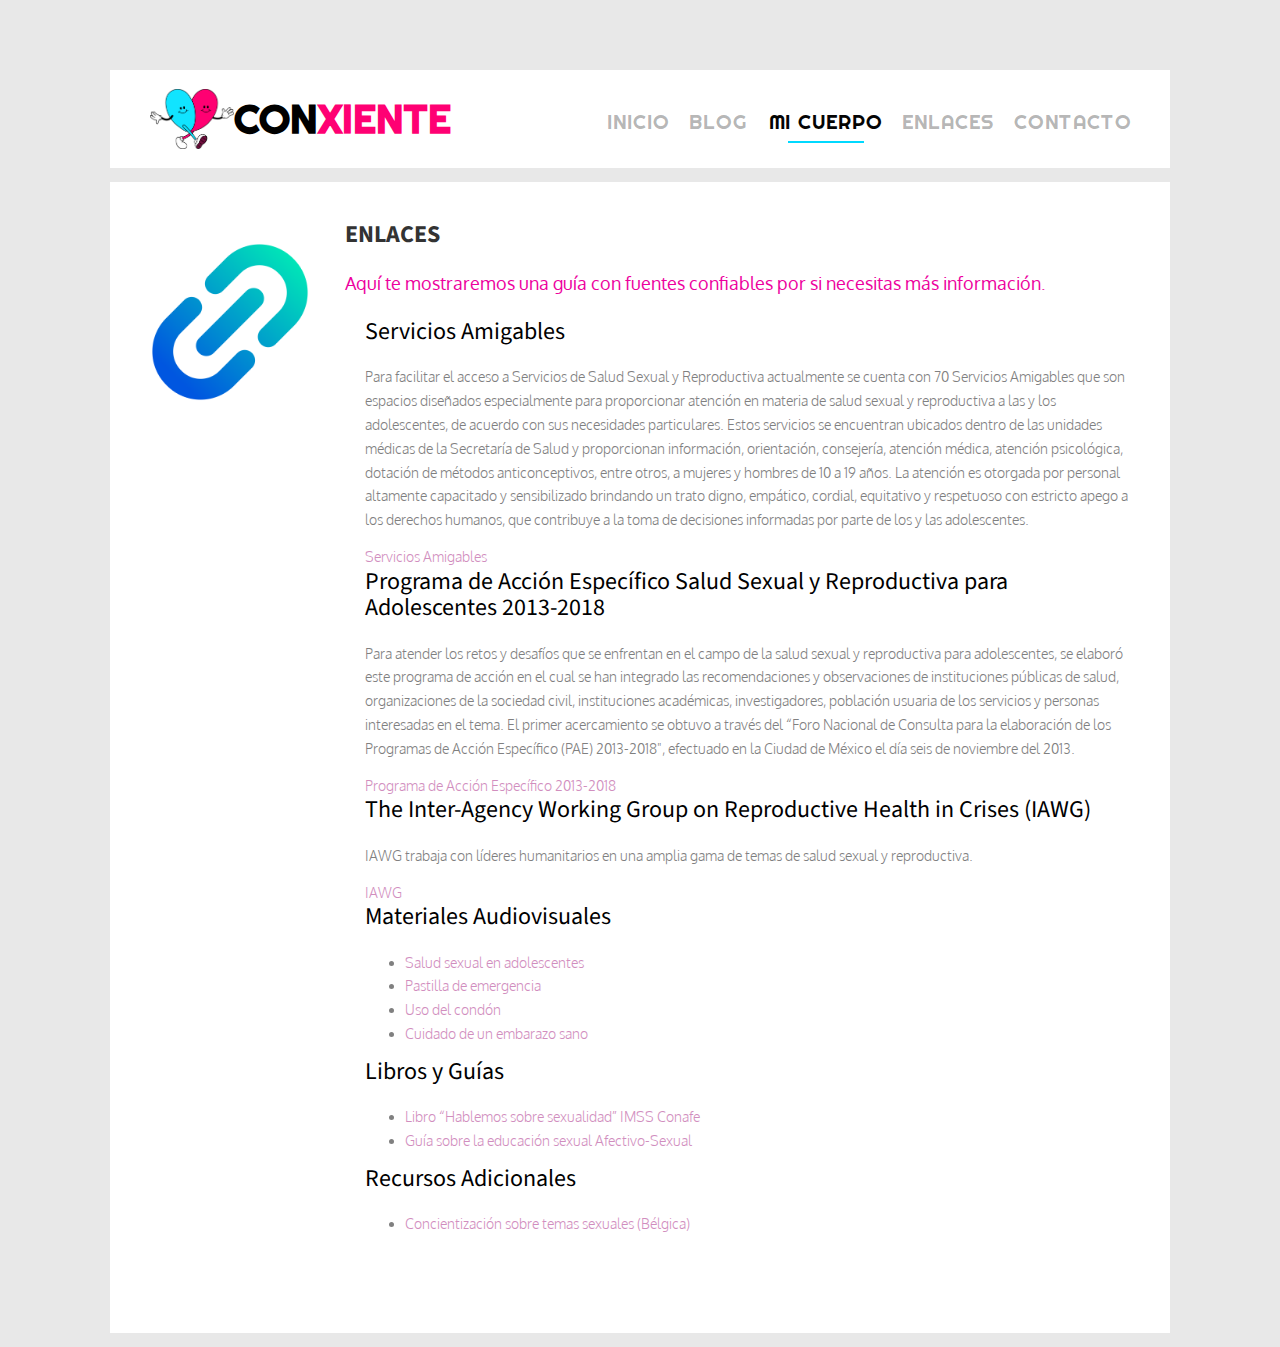
<file: Enlaces.html>
<!DOCTYPE HTML>
<html>
	<head>
	<meta charset="utf-8">
	<meta http-equiv="X-UA-Compatible" content="IE=edge">
	<title>ConXiente &mdash; Sitio web de la sexualidad en la adolescencia.</title>
	<meta name="viewport" content="width=device-width, initial-scale=1">
	<meta name="description" content="Blog de la Sexualidad en adolescentes" />
	<meta name="keywords" content="Sexualidad, adolescentes, embarazo, menstruacion, eyaculacion, niños, niñas, hombres, mujeres" />
	<meta name="author" content="DorianJorge" />

	<!-- CSS -->
	<link href="https://fonts.googleapis.com/css2?family=Jacquard+24&display=swap" rel="stylesheet">
	<link href="https://fonts.googleapis.com/css?family=Oxygen:300,400" rel="stylesheet">
	<link href="https://fonts.googleapis.com/css?family=Source+Sans+Pro:400,600,700" rel="stylesheet">
	<link href="https://fonts.googleapis.com/css2?family=Righteous&display=swap" rel="stylesheet">
	<link href="https://fonts.googleapis.com/css2?family=Montserrat:ital,wght@0,100..900;1,100..900&display=swap" rel="stylesheet">
	<link rel="stylesheet" href="css/animate.css">
	<link rel="stylesheet" href="css/icomoon.css">
	<link rel="stylesheet" href="css/bootstrap.css">
	<link rel="stylesheet" href="css/magnific-popup.css">
	<link rel="stylesheet" href="css/flexslider.css">
	<link rel="stylesheet" href="css/style.css">

	<!-- Modernizr JS -->
	<script src="js/modernizr-2.6.2.min.js"></script>
	<!--[if lt IE 9]>
	<script src="js/respond.min.js"></script>
	<![endif]-->

	<style>
		.blog-container {
			padding: 20px;
		}
		.blog-post {
			margin-bottom: 30px;
		}
		.blog-post .subtema:first-child {
			margin-top: 20px;
		}
		.subtema {
			display: flex;
			align-items: flex-start;
			flex-wrap: wrap;
		}
		.subtema img {
			width: 200px;
			height: 200px;
			margin-right: 15px;
			border-radius: 50%;
		}
		.subtema .blog-content {
			flex: 1;
		}
		.subtema h2 {
			font-size: 30px;
			margin-bottom: 10px;
		}
		.subtema p, .subtema ul {
			margin-bottom: 13px;
		}
		.blog-title {
			color: #333;
			font-weight: bold;
			font-size: 24px;
		}
		.blog-subtitle {
			color: #ed009e;
			font-weight: normal;
			font-size: 18px;
		}
		.blog-text {
			color: #676666;
			font-weight: normal;
			font-size: 16px;
		}
		.images-container {
			display: flex;
			justify-content: center;
			align-items: center;
			flex-wrap: wrap;
			gap: 15px;
		}
		.images-container img {
			width: 120px;
			height: 120px;
			margin: 15px;
			border-radius: 50%;
		}

		@media (max-width: 768px) {
			.subtema {
				flex-direction: column;
				align-items: center;
			}
			.subtema img {
				margin: 0 0 15px 0;
				width: 150px;
				height: 150px;
			}
			.blog-title {
				font-size: 20px;
			}
			.blog-subtitle {
				font-size: 16px;
			}
			.blog-text {
				font-size: 14px;
			}
		}

		@media (max-width: 480px) {
			.subtema img {
				width: 100px;
				height: 100px;
			}
			.blog-title {
				font-size: 18px;
			}
			.blog-subtitle {
				font-size: 14px;
			}
			.blog-text {
				font-size: 12px;
			}
		}

        
	</style>

	</head>
	<body>
		
	<div class="fh5co-loader"></div>
	
	<div id="page">
		<nav class="fh5co-nav" role="navigation">
			<div class="container-wrap">
				<div class="top-menu">
					<div class="row">
						<div class="col-xs-2">
							<div id="fh5co-logo">
								<a href="index.html" style="display: flex; align-items: center;">
									<img src="images/logo.png" alt="Logo" style="height: 60px; width: auto;">
							
									<span style="font-weight: bold; color: black;">Con</span><span style="color: #FF0073;">Xiente</span>
								</a>
							</div>
						</div>
						<div class="col-xs-10 text-right menu-1">
							<ul>
								<li><a href="index.html">Inicio</a></li>
	
								<li class="has-dropdown">
									<a href="#">Blog</a>
									<ul class="dropdown">
										<li><a href="etss.html">ETS</a></li>
										<li><a href="mitos.html">Mitos y Realidades</a></li>
										<li><a href="Anticonceptivos.html">Anticonceptivos</a></li>
										<li><a href="derechos.html">Derechos Sexuales</a></li>
									</ul>
								</li>
								<li class="active"><a href="mybody.html">Mi cuerpo</a></li>
								<li><a href="Enlaces.html">Enlaces</a></li>
								<li><a href="contact.html">Contacto</a></li>
							</ul>
						</div>
					</div>
					
				</div>
			</div>
		</nav>
		<div class="container-wrap">
			<div class="blog-container">
				<div class="blog-post">
					<div class="subtema">
						<img src="images/enlace.png" alt="Subtema 1">
						<div class="blog-content">
							<h1 class="blog-title">ENLACES</h1>
<span class="fh5co-project-sub blog-subtitle">Aquí te mostraremos una guía con fuentes confiables por si necesitas más información.</span>
<div class="container-wrap">
    <div class="blog-container">
        
        <div class="item">
            <h3>Servicios Amigables</h3>
            <p>Para facilitar el acceso a Servicios de Salud Sexual y Reproductiva actualmente se cuenta con 70 Servicios Amigables que son espacios diseñados especialmente para proporcionar atención en materia de salud sexual y reproductiva a las y los adolescentes, de acuerdo con sus necesidades particulares. Estos servicios se encuentran ubicados dentro de las unidades médicas de la Secretaría de Salud y proporcionan información, orientación, consejería, atención médica, atención psicológica, dotación de métodos anticonceptivos, entre otros, a mujeres y hombres de 10 a 19 años. La atención es otorgada por personal altamente capacitado y sensibilizado brindando un trato digno, empático, cordial, equitativo y respetuoso con estricto apego a los derechos humanos, que contribuye a la toma de decisiones informadas por parte de los y las adolescentes.</p>
            <a href="https://salud.guanajuato.gob.mx/programas/salud-sexual-y-reproductiva-adolescentes" target="_blank">Servicios Amigables</a>
        </div>
        
        <div class="item">
            <h3>Programa de Acción Específico Salud Sexual y Reproductiva para Adolescentes 2013-2018</h3>
            <p>Para atender los retos y desafíos que se enfrentan en el campo de la salud sexual y reproductiva para adolescentes, se elaboró este programa de acción en el cual se han integrado las recomendaciones y observaciones de instituciones públicas de salud, organizaciones de la sociedad civil, instituciones académicas, investigadores, población usuaria de los servicios y personas interesadas en el tema. El primer acercamiento se obtuvo a través del “Foro Nacional de Consulta para la elaboración de los Programas de Acción Específico (PAE) 2013-2018", efectuado en la Ciudad de México el día seis de noviembre del 2013.</p>
            <a href="https://www.gob.mx/salud/documentos/programa-de-accion-especifico-salud-sexual-y-reproductiva-para-adolescentes-2013-2018" target="_blank">Programa de Acción Específico 2013-2018</a>
        </div>
        
        <div class="item">
            <h3>The Inter-Agency Working Group on Reproductive Health in Crises (IAWG)</h3>
            <p>IAWG trabaja con líderes humanitarios en una amplia gama de temas de salud sexual y reproductiva.</p>
            <a href="https://iawg.net" target="_blank">IAWG</a>
        </div>
        
        <div class="item">
            <h3>Materiales Audiovisuales</h3>
            <ul>
                
                <li><a href="http://www.youtube.com/embed/LWJfiCG_2sw" target="_blank">Salud sexual en adolescentes</a></li>
                <li><a href="http://www.youtube.com/embed/0VBhdxcrt8g" target="_blank">Pastilla de emergencia</a></li>
                <li><a href="http://www.youtube.com/embed/wLss00yEcqQ" target="_blank">Uso del condón</a></li>
                <li><a href="http://www.youtube.com/embed/7FC-UMz96PI" target="_blank">Cuidado de un embarazo sano</a></li>
            </ul>
        </div>
        
        <div class="item">
            <h3>Libros y Guías</h3>
            <ul>
                <li><a href="https://www.imss.gob.mx/sites/all/statics/salud/yosimecuido/Libro-Hablemos-de-Sexualidad.pdf" target="_blank">Libro “Hablemos sobre sexualidad” IMSS Conafe</a></li>
                <li><a href="https://www.observatoriodelainfancia.es/ficherosoia/documentos/7399_d_guia-educacion-afectivo-sexual-2021.pdf" target="_blank">Guía sobre la educación sexual Afectivo-Sexual</a></li>
            </ul>
        </div>
        
        <div class="item">
            <h3>Recursos Adicionales</h3>
            <ul>
                <li><a href="https://canyoufixit.sense.info/#/app/front-page" target="_blank">Concientización sobre temas sexuales (Bélgica)</a></li>
            </ul>
        </div>
    </div>
</div>
  



			
			</div>
		</div>
	</div>

	<!-- Scripts -->
	<script src="js/jquery.min.js"></script>
	<script src="js/jquery.easing.1.3.js"></script>
	<script src="js/bootstrap.min.js"></script>
	<script src="js/jquery.waypoints.min.js"></script>
	<script src="js/jquery.flexslider-min.js"></script>
	<script src="js/main.js"></script>

	</body>
</html>
</file>
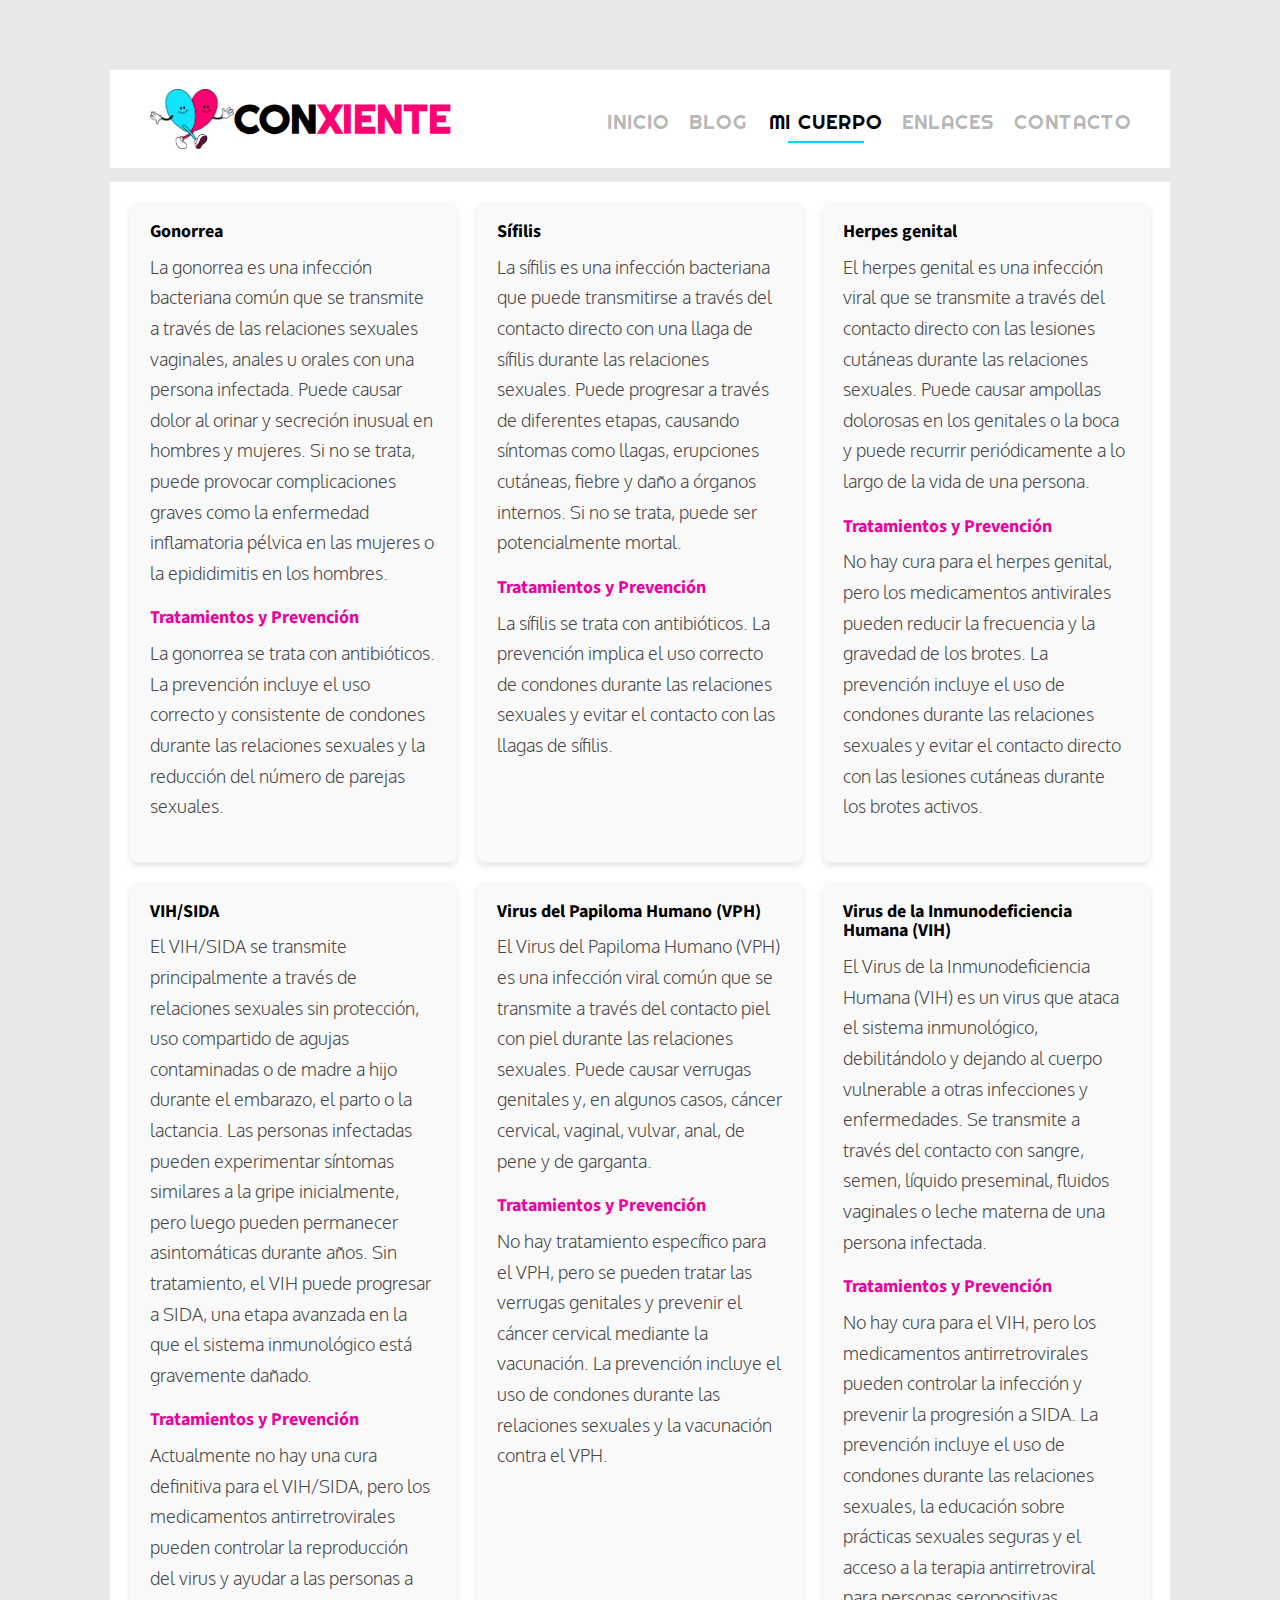
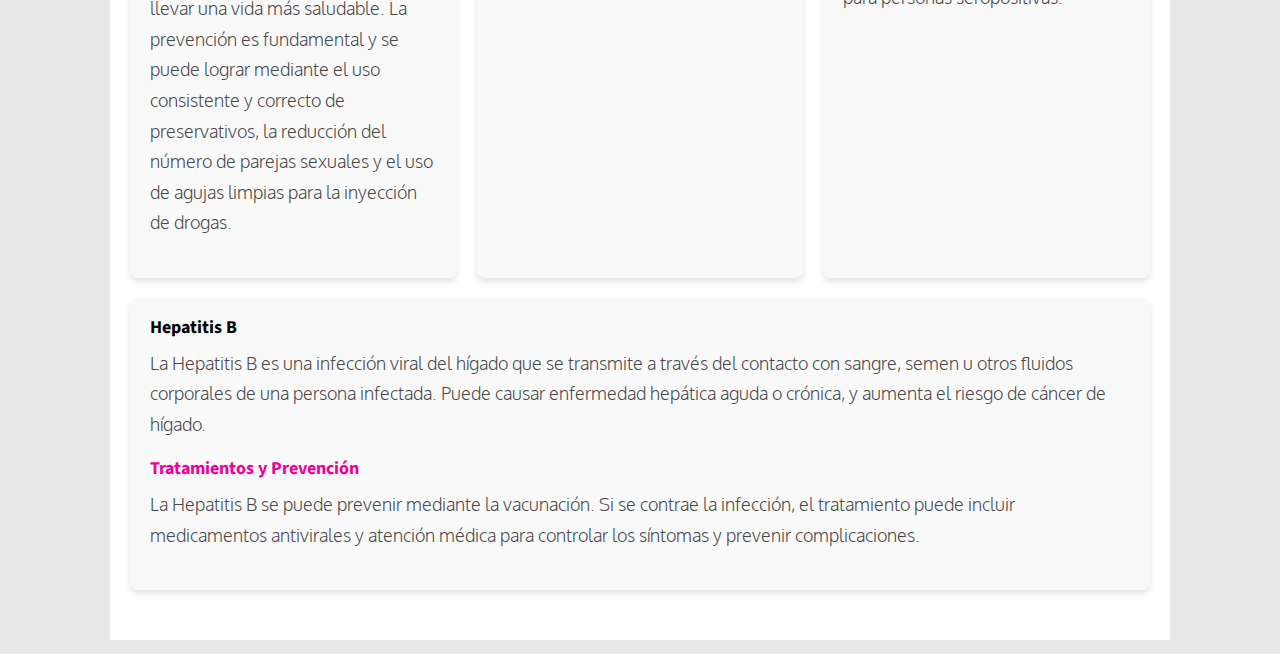
<file: etss.html>
<!DOCTYPE HTML>
<html>
<head>
    <meta charset="utf-8">
    <meta http-equiv="X-UA-Compatible" content="IE=edge">
    <title>ConXiente &mdash; Sitio web de la sexualidad en la adolescencia.</title>
    <meta name="viewport" content="width=device-width, initial-scale=1">
    <meta name="description" content="Blog de la Sexualidad en adolescentes" />
    <meta name="keywords" content="Sexualidad, adolescentes, embarazo, menstruacion, eyaculacion, niños, niñas, hombres, mujeres" />
    <meta name="author" content="DorianJorge" />
    
    <!-- CSS -->
    <link href="https://fonts.googleapis.com/css2?family=Jacquard+24&display=swap" rel="stylesheet">
    <link href="https://fonts.googleapis.com/css?family=Oxygen:300,400" rel="stylesheet">
    <link href="https://fonts.googleapis.com/css?family=Source+Sans+Pro:400,600,700" rel="stylesheet">
    <link href="https://fonts.googleapis.com/css2?family=Righteous&display=swap" rel="stylesheet">
    <link href="https://fonts.googleapis.com/css2?family=Montserrat:ital,wght@0,100..900;1,100..900&display=swap" rel="stylesheet">
    <link rel="stylesheet" href="css/animate.css">
    <link rel="stylesheet" href="css/icomoon.css">
    <link rel="stylesheet" href="css/bootstrap.css">
    <link rel="stylesheet" href="css/magnific-popup.css">
    <link rel="stylesheet" href="css/flexslider.css">
    <link rel="stylesheet" href="css/style.css">

    <!-- Modernizr JS -->
    <script src="js/modernizr-2.6.2.min.js"></script>
    <!--[if lt IE 9]>
    <script src="js/respond.min.js"></script>
    <![endif]-->

    <style>
        .blog-container {
            padding: 20px;
        }
        .myth-reality {
            display: flex;
            flex-wrap: wrap;
            gap: 20px;
            margin-bottom: 30px;
        }
        .myth-reality .item {
            background: #f9f9f9;
            padding: 20px;
            border-radius: 8px;
            flex: 1;
            min-width: 250px;
            box-shadow: 0 4px 6px rgba(0, 0, 0, 0.1);
        }
        .myth-reality .item h3 {
            color: #ed009e;
            font-weight: bold;
            font-size: 18px;
            margin-bottom: 10px;
        }
        .myth-reality .item h4 {
            color: #000000;
            font-weight: bold;
            font-size: 18px;
            margin-bottom: 10px;
        }
        .myth-reality .item p {
            color: #484848;
            font-size: 18px;
            font-weight: 300;
        }
    </style>

</head>
<body>
    <div class="fh5co-loader"></div>
    
    <div id="page">
        <nav class="fh5co-nav" role="navigation">
            <div class="container-wrap">
                <div class="top-menu">
                    <div class="row">
                        <div class="col-xs-2">
                            <div id="fh5co-logo">
                                <a href="index.html" style="display: flex; align-items: center;">
                                    <img src="images/logo.png" alt="Logo" style="height: 60px; width: auto;">
                            
                                    <span style="font-weight: bold; color: black;">Con</span><span style="color: #FF0073;">Xiente</span>
                                </a>
                            </div>
                        </div>
                        <div class="col-xs-10 text-right menu-1">
                            <ul>
                                <li><a href="index.html">Inicio</a></li>
    
                                <li class="has-dropdown">
                                    <a href="#">Blog</a>
                                    <ul class="dropdown">
                                        <li><a href="etss.html">ETS</a></li>
                                        <li><a href="mitos.html">Mitos y Realidades</a></li>
                                        <li><a href="Anticonceptivos.html">Anticonceptivos</a></li>
                                        <li><a href="derechos.html">Derechos Sexuales</a></li>
                                    </ul>
                                </li>
                                <li class="active"><a href="mybody.html">Mi cuerpo</a></li>
                                <li><a href="Enlaces.html">Enlaces</a></li>
                                <li><a href="contact.html">Contacto</a></li>
                            </ul>
                        </div>
                    </div>
                    
                </div>
            </div>
        </nav>
        
        <div class="container-wrap">
            <div class="blog-container">
                <div class="myth-reality">
                    <div class="item">
                        <h4>Gonorrea</h4>
                        <p>La gonorrea es una infección bacteriana común que se transmite a través de las relaciones sexuales vaginales, anales u orales con una persona infectada. Puede causar dolor al orinar y secreción inusual en hombres y mujeres. Si no se trata, puede provocar complicaciones graves como la enfermedad inflamatoria pélvica en las mujeres o la epididimitis en los hombres.</p>
                        <h3>Tratamientos y Prevención</h3>
                        <p>La gonorrea se trata con antibióticos. La prevención incluye el uso correcto y consistente de condones durante las relaciones sexuales y la reducción del número de parejas sexuales.</p>
                    </div>
                    <div class="item">
                        <h4>Sífilis</h4>
                        <p>La sífilis es una infección bacteriana que puede transmitirse a través del contacto directo con una llaga de sífilis durante las relaciones sexuales. Puede progresar a través de diferentes etapas, causando síntomas como llagas, erupciones cutáneas, fiebre y daño a órganos internos. Si no se trata, puede ser potencialmente mortal.</p>
                        <h3>Tratamientos y Prevención</h3>
                        <p>La sífilis se trata con antibióticos. La prevención implica el uso correcto de condones durante las relaciones sexuales y evitar el contacto con las llagas de sífilis.</p>
                    </div>
                    <div class="item">
                        <h4>Herpes genital</h4>
                        <p>El herpes genital es una infección viral que se transmite a través del contacto directo con las lesiones cutáneas durante las relaciones sexuales. Puede causar ampollas dolorosas en los genitales o la boca y puede recurrir periódicamente a lo largo de la vida de una persona.</p>
                        <h3>Tratamientos y Prevención</h3>
                        <p>No hay cura para el herpes genital, pero los medicamentos antivirales pueden reducir la frecuencia y la gravedad de los brotes. La prevención incluye el uso de condones durante las relaciones sexuales y evitar el contacto directo con las lesiones cutáneas durante los brotes activos.</p>
                    </div>
                    <div class="item">
                        <h4>VIH/SIDA</h4>
                        <p>El VIH/SIDA se transmite principalmente a través de relaciones sexuales sin protección, uso compartido de agujas contaminadas o de madre a hijo durante el embarazo, el parto o la lactancia. Las personas infectadas pueden experimentar síntomas similares a la gripe inicialmente, pero luego pueden permanecer asintomáticas durante años. Sin tratamiento, el VIH puede progresar a SIDA, una etapa avanzada en la que el sistema inmunológico está gravemente dañado.</p>
                        <h3>Tratamientos y Prevención</h3>
                        <p>Actualmente no hay una cura definitiva para el VIH/SIDA, pero los medicamentos antirretrovirales pueden controlar la reproducción del virus y ayudar a las personas a llevar una vida más saludable. La prevención es fundamental y se puede lograr mediante el uso consistente y correcto de preservativos, la reducción del número de parejas sexuales y el uso de agujas limpias para la inyección de drogas.</p>
                    </div>
                    <div class="item">
                        <h4>Virus del Papiloma Humano (VPH)</h4>
                        <p>El Virus del Papiloma Humano (VPH) es una infección viral común que se transmite a través del contacto piel con piel durante las relaciones sexuales. Puede causar verrugas genitales y, en algunos casos, cáncer cervical, vaginal, vulvar, anal, de pene y de garganta.</p>
                        <h3>Tratamientos y Prevención</h3>
                        <p>No hay tratamiento específico para el VPH, pero se pueden tratar las verrugas genitales y prevenir el cáncer cervical mediante la vacunación. La prevención incluye el uso de condones durante las relaciones sexuales y la vacunación contra el VPH.</p>
                    </div>
                    <div class="item">
                        <h4>Virus de la Inmunodeficiencia Humana (VIH)</h4>
                        <p>El Virus de la Inmunodeficiencia Humana (VIH) es un virus que ataca el sistema inmunológico, debilitándolo y dejando al cuerpo vulnerable a otras infecciones y enfermedades. Se transmite a través del contacto con sangre, semen, líquido preseminal, fluidos vaginales o leche materna de una persona infectada.</p>
                        <h3>Tratamientos y Prevención</h3>
                        <p>No hay cura para el VIH, pero los medicamentos antirretrovirales pueden controlar la infección y prevenir la progresión a SIDA. La prevención incluye el uso de condones durante las relaciones sexuales, la educación sobre prácticas sexuales seguras y el acceso a la terapia antirretroviral para personas seropositivas.</p>
                    </div>
                    <div class="item">
                        <h4>Hepatitis B</h4>
                        <p>La Hepatitis B es una infección viral del hígado que se transmite a través del contacto con sangre, semen u otros fluidos corporales de una persona infectada. Puede causar enfermedad hepática aguda o crónica, y aumenta el riesgo de cáncer de hígado.</p>
                        <h3>Tratamientos y Prevención</h3>
                        <p>La Hepatitis B se puede prevenir mediante la vacunación. Si se contrae la infección, el tratamiento puede incluir medicamentos antivirales y atención médica para controlar los síntomas y prevenir complicaciones.</p>
                    </div>
                </div>
            </div>
        </div>
    </div>

    <!-- jQuery -->
    <script src="js/jquery.min.js"></script>
    <!-- jQuery Easing -->
    <script src="js/jquery.easing.1.3.js"></script>
    <!-- Bootstrap -->
    <script src="js/bootstrap.min.js"></script>
    <!-- Waypoints -->
    <script src="js/jquery.waypoints.min.js"></script>
    <!-- Flexslider -->
    <script src="js/jquery.flexslider-min.js"></script>
    <!-- Magnific Popup -->
    <script src="js/jquery.magnific-popup.min.js"></script>
    <script src="js/magnific-popup-options.js"></script>
    <!-- Main -->
    <script src="js/main.js"></script>
</body>
</html>
</file>
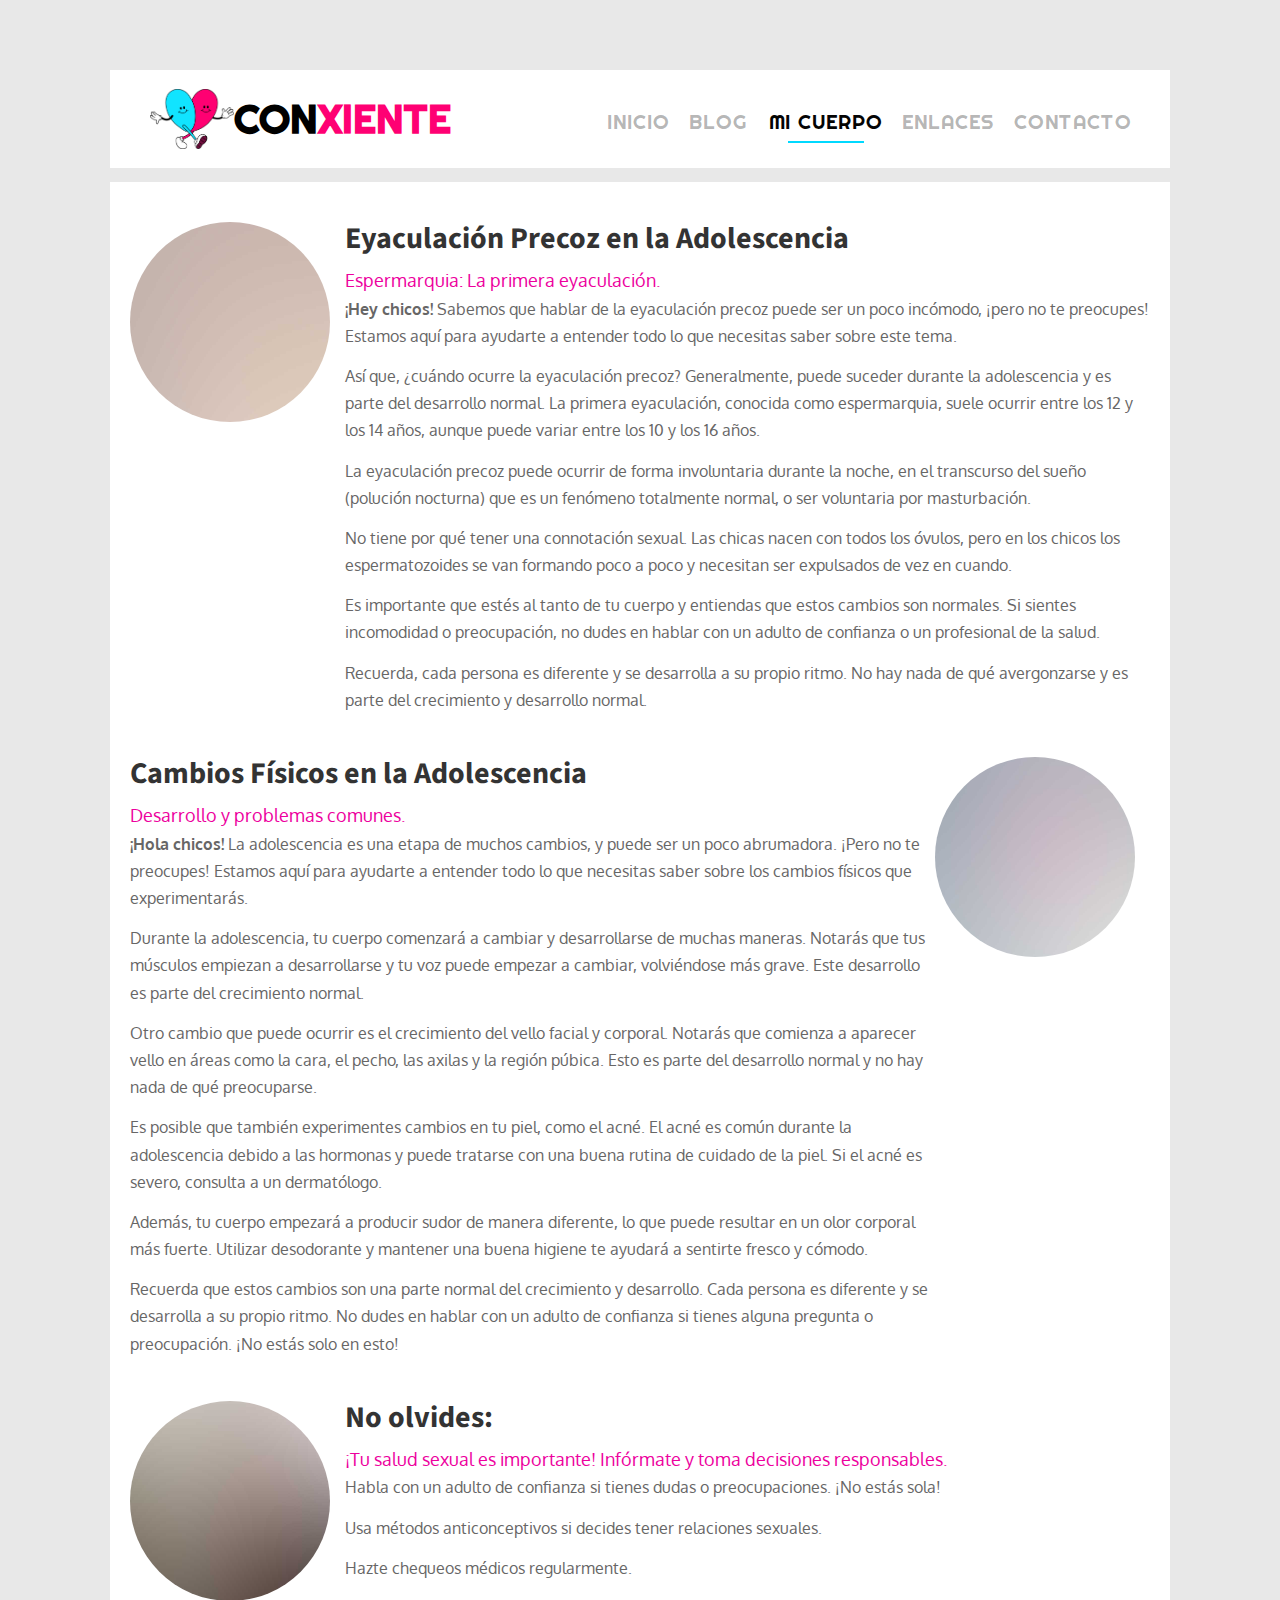
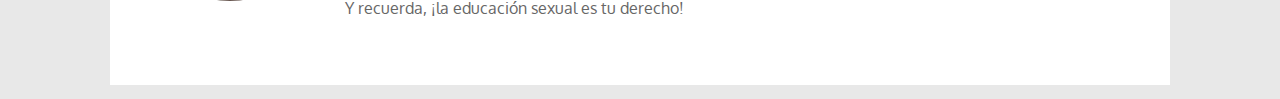
<file: hombres.html>
<!DOCTYPE HTML>
<html>
	<head>
	<meta charset="utf-8">
	<meta http-equiv="X-UA-Compatible" content="IE=edge">
	<title>ConXiente &mdash; Sitio web de la sexualidad en la adolescencia.</title>
	<meta name="viewport" content="width=device-width, initial-scale=1">
	<meta name="description" content="Blog de la Sexualidad en adolescentes" />
	<meta name="keywords" content="Sexualidad, adolescentes, embarazo, menstruacion, eyaculacion, niños, niñas, hombres, mujeres" />
	<meta name="author" content="DorianJorge" />

	<!-- CSS -->
	<link href="https://fonts.googleapis.com/css2?family=Jacquard+24&display=swap" rel="stylesheet">
	<link href="https://fonts.googleapis.com/css?family=Oxygen:300,400" rel="stylesheet">
	<link href="https://fonts.googleapis.com/css?family=Source+Sans+Pro:400,600,700" rel="stylesheet">
	<link href="https://fonts.googleapis.com/css2?family=Righteous&display=swap" rel="stylesheet">
	<link href="https://fonts.googleapis.com/css2?family=Montserrat:ital,wght@0,100..900;1,100..900&display=swap" rel="stylesheet">
	<link rel="stylesheet" href="css/animate.css">
	<link rel="stylesheet" href="css/icomoon.css">
	<link rel="stylesheet" href="css/bootstrap.css">
	<link rel="stylesheet" href="css/magnific-popup.css">
	<link rel="stylesheet" href="css/flexslider.css">
	<link rel="stylesheet" href="css/style.css">

	<!-- Modernizr JS -->
	<script src="js/modernizr-2.6.2.min.js"></script>
	<!--[if lt IE 9]>
	<script src="js/respond.min.js"></script>
	<![endif]-->

	<style>
		.blog-container {
			padding: 20px;
		}
		.blog-post {
			margin-bottom: 30px;
		}
		.blog-post .subtema:first-child {
			margin-top: 20px;
		}
		.subtema {
			display: flex;
			align-items: flex-start;
			flex-wrap: wrap;
		}
		.subtema img {
			width: 200px;
			height: 200px;
			margin-right: 15px;
			border-radius: 50%;
		}
		.subtema .blog-content {
			flex: 1;
		}
		.subtema h2 {
			font-size: 30px;
			margin-bottom: 10px;
		}
		.subtema p, .subtema ul {
			margin-bottom: 13px;
		}
		.blog-title {
			color: #333;
			font-weight: bold;
			font-size: 24px;
		}
		.blog-subtitle {
			color: #ed009e;
			font-weight: normal;
			font-size: 18px;
		}
		.blog-text {
			color: #676666;
			font-weight: normal;
			font-size: 16px;
		}
		.images-container {
			display: flex;
			justify-content: center;
			align-items: center;
			flex-wrap: wrap;
			gap: 15px;
		}
		.images-container img {
			width: 120px;
			height: 120px;
			margin: 15px;
			border-radius: 50%;
		}

		@media (max-width: 768px) {
			.subtema {
				flex-direction: column;
				align-items: center;
			}
			.subtema img {
				margin: 0 0 15px 0;
				width: 150px;
				height: 150px;
			}
			.blog-title {
				font-size: 20px;
			}
			.blog-subtitle {
				font-size: 16px;
			}
			.blog-text {
				font-size: 14px;
			}
		}

		@media (max-width: 480px) {
			.subtema img {
				width: 100px;
				height: 100px;
			}
			.blog-title {
				font-size: 18px;
			}
			.blog-subtitle {
				font-size: 14px;
			}
			.blog-text {
				font-size: 12px;
			}
		}
	</style>

	</head>
	<body>
		
	<div class="fh5co-loader"></div>
	
	<div id="page">
		<nav class="fh5co-nav" role="navigation">
            <div class="container-wrap">
                <div class="top-menu">
                    <div class="row">
                        <div class="col-xs-2">
                            <div id="fh5co-logo">
                                <a href="index.html" style="display: flex; align-items: center;">
                                    <img src="images/logo.png" alt="Logo" style="height: 60px; width: auto;">
                            
                                    <span style="font-weight: bold; color: black;">Con</span><span style="color: #FF0073;">Xiente</span>
                                </a>
                            </div>
                        </div>
                        <div class="col-xs-10 text-right menu-1">
                            <ul>
                                <li><a href="index.html">Inicio</a></li>
    
                                <li class="has-dropdown">
                                    <a href="#">Blog</a>
                                    <ul class="dropdown">
                                        <li><a href="etss.html">ETS</a></li>
                                        <li><a href="mitos.html">Mitos y Realidades</a></li>
                                        <li><a href="Anticonceptivos.html">Anticonceptivos</a></li>
                                        <li><a href="derechos.html">Derechos Sexuales</a></li>
                                    </ul>
                                </li>
                                <li class="active"><a href="mybody.html">Mi cuerpo</a></li>
                                <li><a href="Enlaces.html">Enlaces</a></li>
                                <li><a href="contact.html">Contacto</a></li>
                            </ul>
                        </div>
                    </div>
                    
                </div>
            </div>
        </nav>
		<div class="container-wrap">
            <div class="blog-container">
                <div class="blog-post">
                    <div class="subtema">
                        <img src="images/portfolio-1.jpg" alt="Subtema 1">
                        <div class="blog-content">
                            <h2 class="blog-title">Eyaculación Precoz en la Adolescencia</h2>
                            <span class="fh5co-project-sub blog-subtitle">Espermarquia: La primera eyaculación.</span>
                            <p class="blog-text"><strong>¡Hey chicos!</strong> Sabemos que hablar de la eyaculación precoz puede ser un poco incómodo, ¡pero no te preocupes! Estamos aquí para ayudarte a entender todo lo que necesitas saber sobre este tema.</p>
                            <p class="blog-text">Así que, ¿cuándo ocurre la eyaculación precoz? Generalmente, puede suceder durante la adolescencia y es parte del desarrollo normal. La primera eyaculación, conocida como espermarquia, suele ocurrir entre los 12 y los 14 años, aunque puede variar entre los 10 y los 16 años.</p>
                            <p class="blog-text">La eyaculación precoz puede ocurrir de forma involuntaria durante la noche, en el transcurso del sueño (polución nocturna) que es un fenómeno totalmente normal, o ser voluntaria por masturbación.</p>
                            <p class="blog-text">No tiene por qué tener una connotación sexual. Las chicas nacen con todos los óvulos, pero en los chicos los espermatozoides se van formando poco a poco y necesitan ser expulsados de vez en cuando.</p>
                            <p class="blog-text">Es importante que estés al tanto de tu cuerpo y entiendas que estos cambios son normales. Si sientes incomodidad o preocupación, no dudes en hablar con un adulto de confianza o un profesional de la salud.</p>
                            <p class="blog-text">Recuerda, cada persona es diferente y se desarrolla a su propio ritmo. No hay nada de qué avergonzarse y es parte del crecimiento y desarrollo normal.</p>
                        </div>
                    </div>
                </div>
        
                <div class="blog-post">
                    <div class="subtema">
                        <div class="blog-content">
                            <h2 class="blog-title">Cambios Físicos en la Adolescencia</h2>
                            <span class="fh5co-project-sub blog-subtitle">Desarrollo y problemas comunes.</span>
                            <p class="blog-text"><strong>¡Hola chicos!</strong> La adolescencia es una etapa de muchos cambios, y puede ser un poco abrumadora. ¡Pero no te preocupes! Estamos aquí para ayudarte a entender todo lo que necesitas saber sobre los cambios físicos que experimentarás.</p>
                            <p class="blog-text">Durante la adolescencia, tu cuerpo comenzará a cambiar y desarrollarse de muchas maneras. Notarás que tus músculos empiezan a desarrollarse y tu voz puede empezar a cambiar, volviéndose más grave. Este desarrollo es parte del crecimiento normal.</p>
                            <p class="blog-text">Otro cambio que puede ocurrir es el crecimiento del vello facial y corporal. Notarás que comienza a aparecer vello en áreas como la cara, el pecho, las axilas y la región púbica. Esto es parte del desarrollo normal y no hay nada de qué preocuparse.</p>
                            <p class="blog-text">Es posible que también experimentes cambios en tu piel, como el acné. El acné es común durante la adolescencia debido a las hormonas y puede tratarse con una buena rutina de cuidado de la piel. Si el acné es severo, consulta a un dermatólogo.</p>
                            <p class="blog-text">Además, tu cuerpo empezará a producir sudor de manera diferente, lo que puede resultar en un olor corporal más fuerte. Utilizar desodorante y mantener una buena higiene te ayudará a sentirte fresco y cómodo.</p>
                            <p class="blog-text">Recuerda que estos cambios son una parte normal del crecimiento y desarrollo. Cada persona es diferente y se desarrolla a su propio ritmo. No dudes en hablar con un adulto de confianza si tienes alguna pregunta o preocupación. ¡No estás solo en esto!</p>
                        </div>
                        <img src="images/portfolio-2.jpg" alt="Subtema 2">
                    </div>
                </div>
          

				<div class="blog-post">
					<div class="subtema">
						<img src="images/portfolio-3.jpg" alt="Subtema 3">
						<div class="blog-content">
							<h2 class="blog-title">No olvides:</h2>
							<span class="fh5co-project-sub blog-subtitle">¡Tu salud sexual es importante! Infórmate y toma decisiones responsables.</span>
							<p class="blog-text">Habla con un adulto de confianza si tienes dudas o preocupaciones. ¡No estás sola!</p>
							<p class="blog-text">Usa métodos anticonceptivos si decides tener relaciones sexuales.</p>
							<p class="blog-text">Hazte chequeos médicos regularmente.</p>
							<p class="blog-text">Y recuerda, ¡la educación sexual es tu derecho!</p>
						</div>
					</div>
				</div>
			</div>
		</div>
	</div>

	<!-- Scripts -->
	<script src="js/jquery.min.js"></script>
	<script src="js/jquery.easing.1.3.js"></script>
	<script src="js/bootstrap.min.js"></script>
	<script src="js/jquery.waypoints.min.js"></script>
	<script src="js/jquery.flexslider-min.js"></script>
	<script src="js/main.js"></script>

	</body>
</html>
</file>
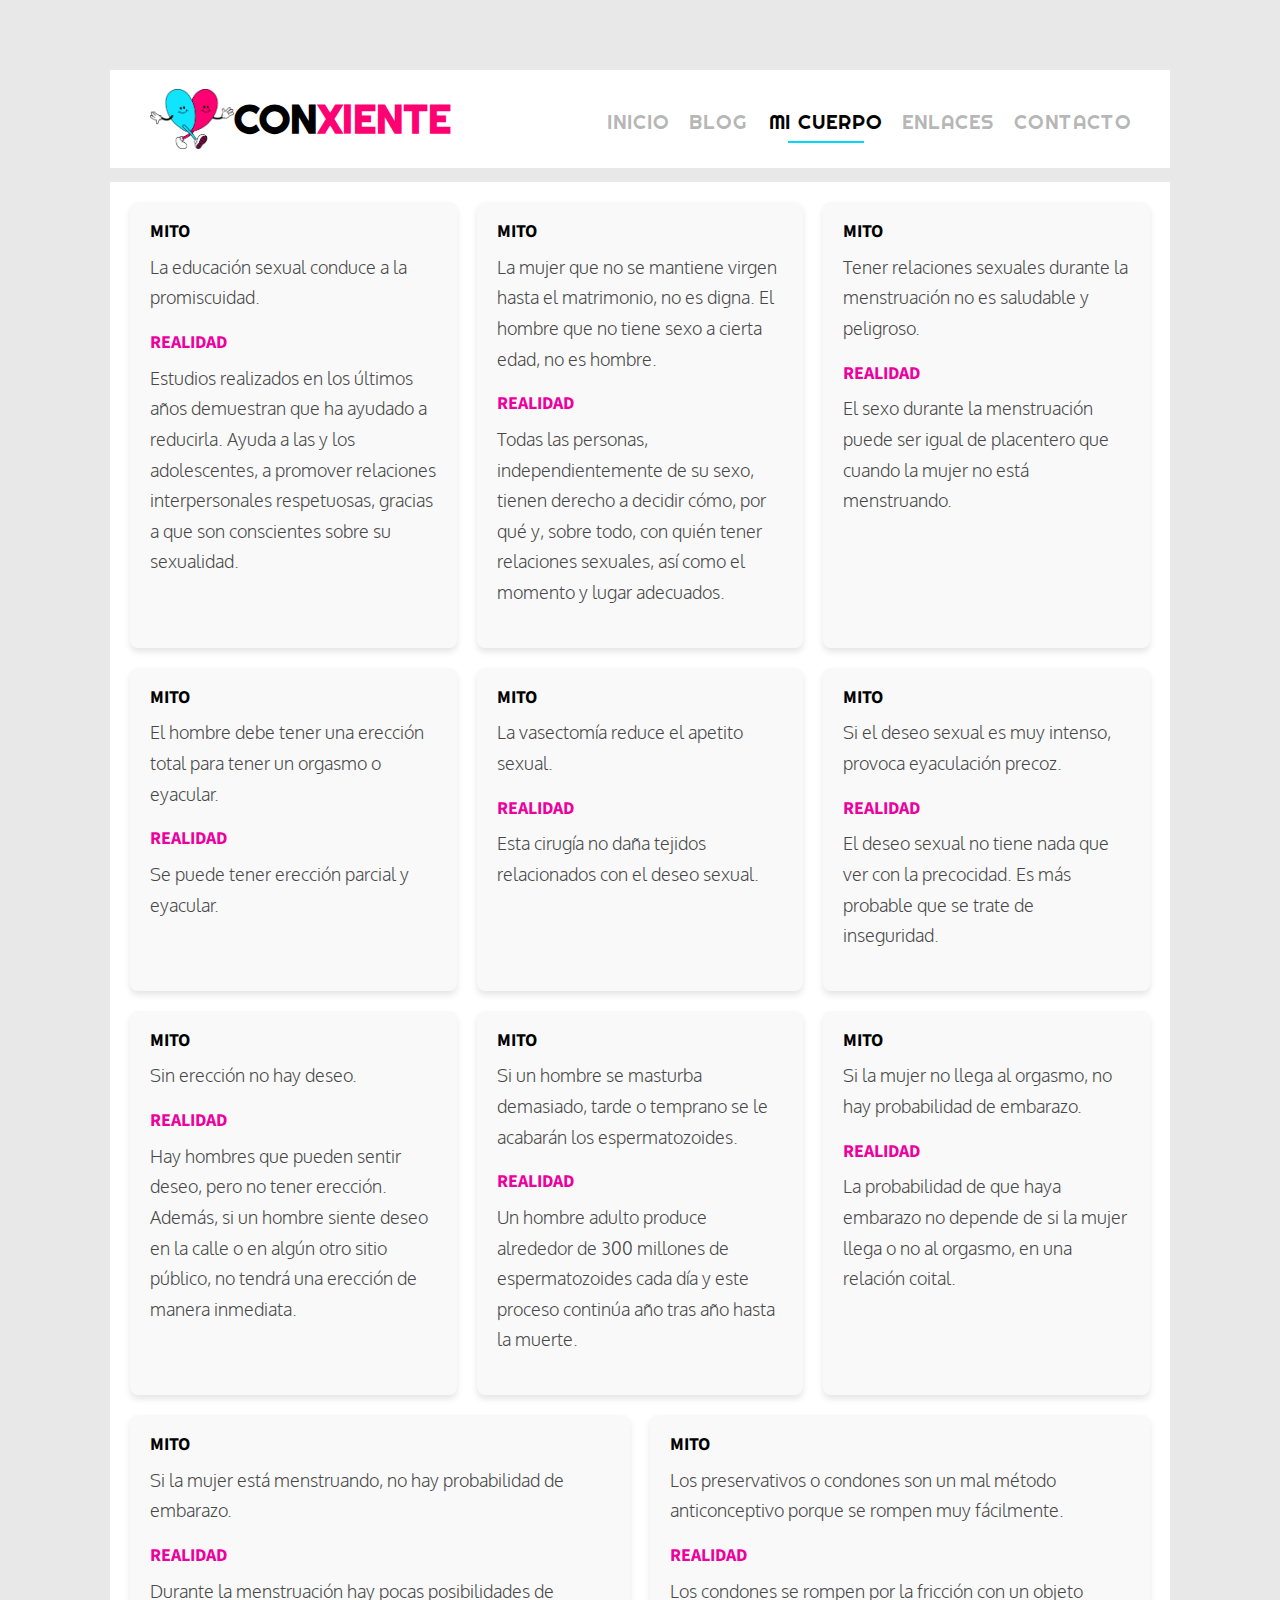
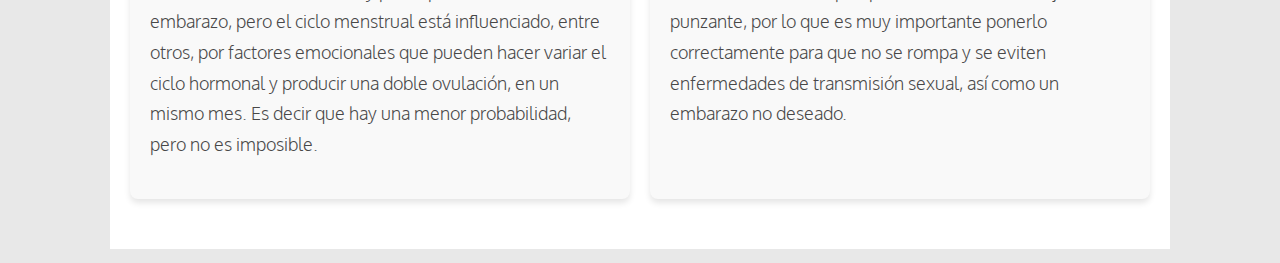
<file: mitos.html>
<!DOCTYPE HTML>
<html>
<head>
    <meta charset="utf-8">
    <meta http-equiv="X-UA-Compatible" content="IE=edge">
    <title>ConXiente &mdash; Sitio web de la sexualidad en la adolescencia.</title>
    <meta name="viewport" content="width=device-width, initial-scale=1">
    <meta name="description" content="Blog de la Sexualidad en adolescentes" />
    <meta name="keywords" content="Sexualidad, adolescentes, embarazo, menstruacion, eyaculacion, niños, niñas, hombres, mujeres" />
    <meta name="author" content="DorianJorge" />
    
    <!-- CSS -->
    <link href="https://fonts.googleapis.com/css2?family=Jacquard+24&display=swap" rel="stylesheet">
    <link href="https://fonts.googleapis.com/css?family=Oxygen:300,400" rel="stylesheet">
    <link href="https://fonts.googleapis.com/css?family=Source+Sans+Pro:400,600,700" rel="stylesheet">
    <link href="https://fonts.googleapis.com/css2?family=Righteous&display=swap" rel="stylesheet">
    <link href="https://fonts.googleapis.com/css2?family=Montserrat:ital,wght@0,100..900;1,100..900&display=swap" rel="stylesheet">
    <link rel="stylesheet" href="css/animate.css">
    <link rel="stylesheet" href="css/icomoon.css">
    <link rel="stylesheet" href="css/bootstrap.css">
    <link rel="stylesheet" href="css/magnific-popup.css">
    <link rel="stylesheet" href="css/flexslider.css">
    <link rel="stylesheet" href="css/style.css">

    <!-- Modernizr JS -->
    <script src="js/modernizr-2.6.2.min.js"></script>
    <!--[if lt IE 9]>
    <script src="js/respond.min.js"></script>
    <![endif]-->

    <style>
        .blog-container {
            padding: 20px;
        }
        .myth-reality {
            display: flex;
            flex-wrap: wrap;
            gap: 20px;
            margin-bottom: 30px;
        }
        .myth-reality .item {
            background: #f9f9f9;
            padding: 20px;
            border-radius: 8px;
            flex: 1;
            min-width: 250px;
            box-shadow: 0 4px 6px rgba(0, 0, 0, 0.1);
        }
        .myth-reality .item h3 {
            color: #ed009e;
            font-weight: bold;
            font-size: 18px;
            margin-bottom: 10px;
        }
        .myth-reality .item h4 {
            color: #000000;
            font-weight: bold;
            font-size: 18px;
            margin-bottom: 10px;
        }
        .myth-reality .item p {
            color: #484848;
            font-size: 18px;
            font-weight: 300;
        }
    </style>

</head>
<body>
    <div class="fh5co-loader"></div>
    
    <div id="page">
        <nav class="fh5co-nav" role="navigation">
            <div class="container-wrap">
                <div class="top-menu">
                    <div class="row">
                        <div class="col-xs-2">
                            <div id="fh5co-logo">
                                <a href="index.html" style="display: flex; align-items: center;">
                                    <img src="images/logo.png" alt="Logo" style="height: 60px; width: auto;">
                            
                                    <span style="font-weight: bold; color: black;">Con</span><span style="color: #FF0073;">Xiente</span>
                                </a>
                            </div>
                        </div>
                        <div class="col-xs-10 text-right menu-1">
                            <ul>
                                <li><a href="index.html">Inicio</a></li>
    
                                <li class="has-dropdown">
                                    <a href="#">Blog</a>
                                    <ul class="dropdown">
                                        <li><a href="etss.html">ETS</a></li>
                                        <li><a href="mitos.html">Mitos y Realidades</a></li>
                                        <li><a href="Anticonceptivos.html">Anticonceptivos</a></li>
                                        <li><a href="derechos.html">Derechos Sexuales</a></li>
                                    </ul>
                                </li>
                                <li class="active"><a href="mybody.html">Mi cuerpo</a></li>
                                <li><a href="Enlaces.html">Enlaces</a></li>
                                <li><a href="contact.html">Contacto</a></li>
                            </ul>
                        </div>
                    </div>
                    
                </div>
            </div>
        </nav>
        
        <div class="container-wrap">
            <div class="blog-container">
                <div class="myth-reality">
                    <div class="item">
                        <h4>MITO</h4>
                        <p>La educación sexual conduce a la promiscuidad.</p>
                        <h3>REALIDAD</h3>
                        <p>Estudios realizados en los últimos años demuestran que ha ayudado a reducirla. Ayuda a las y los adolescentes, a promover relaciones interpersonales respetuosas, gracias a que son conscientes sobre su sexualidad.</p>
                    </div>
                    <div class="item">
                        <h4>MITO</h4>
                        <p>La mujer que no se mantiene virgen hasta el matrimonio, no es digna. El hombre que no tiene sexo a cierta edad, no es hombre.</p>
                        <h3>REALIDAD</h3>
                        <p>Todas las personas, independientemente de su sexo, tienen derecho a decidir cómo, por qué y, sobre todo, con quién tener relaciones sexuales, así como el momento y lugar adecuados.</p>
                    </div>
                    <div class="item">
                        <h4>MITO</h4>
                        <p>Tener relaciones sexuales durante la menstruación no es saludable y peligroso.</p>
                        <h3>REALIDAD</h3>
                        <p>El sexo durante la menstruación puede ser igual de placentero que cuando la mujer no está menstruando.</p>
                    </div>
                    <div class="item">
                        <h4>MITO</h4>
                        <p>El hombre debe tener una erección total para tener un orgasmo o eyacular.</p>
                        <h3>REALIDAD</h3>
                        <p>Se puede tener erección parcial y eyacular.</p>
                    </div>
                    <div class="item">
                        <h4>MITO</h4>
                        <p>La vasectomía reduce el apetito sexual.</p>
                        <h3>REALIDAD</h3>
                        <p>Esta cirugía no daña tejidos relacionados con el deseo sexual.</p>
                    </div>
                    <div class="item">
                        <h4>MITO</h4>
                        <p>Si el deseo sexual es muy intenso, provoca eyaculación precoz.</p>
                        <h3>REALIDAD</h3>
                        <p>El deseo sexual no tiene nada que ver con la precocidad. Es más probable que se trate de inseguridad.</p>
                    </div>
                    <div class="item">
                        <h4>MITO</h4>
                        <p>Sin erección no hay deseo.</p>
                        <h3>REALIDAD</h3>
                        <p>Hay hombres que pueden sentir deseo, pero no tener erección. Además, si un hombre siente deseo en la calle o en algún otro sitio público, no tendrá una erección de manera inmediata.</p>
                    </div>
                    <div class="item">
                        <h4>MITO</h4>
                        <p>Si un hombre se masturba demasiado, tarde o temprano se le acabarán los espermatozoides.</p>
                        <h3>REALIDAD</h3>
                        <p>Un hombre adulto produce alrededor de 300 millones de espermatozoides cada día y este proceso continúa año tras año hasta la muerte.</p>
                    </div>
                    <div class="item">
                        <h4>MITO</h4>
                        <p>Si la mujer no llega al orgasmo, no hay probabilidad de embarazo.</p>
                        <h3>REALIDAD</h3>
                        <p>La probabilidad de que haya embarazo no depende de si la mujer llega o no al orgasmo, en una relación coital.</p>
                    </div>
                    <div class="item">
                        <h4>MITO</h4>
                        <p>Si la mujer está menstruando, no hay probabilidad de embarazo.</p>
                        <h3>REALIDAD</h3>
                        <p>Durante la menstruación hay pocas posibilidades de embarazo, pero el ciclo menstrual está influenciado, entre otros, por factores emocionales que pueden hacer variar el ciclo hormonal y producir una doble ovulación, en un mismo mes. Es decir que hay una menor probabilidad, pero no es imposible.</p>
                    </div>
                    <div class="item">
                        <h4>MITO</h4>
                        <p>Los preservativos o condones son un mal método anticonceptivo porque se rompen muy fácilmente.</p>
                        <h3>REALIDAD</h3>
                        <p>Los condones se rompen por la fricción con un objeto punzante, por lo que es muy importante ponerlo correctamente para que no se rompa y se eviten enfermedades de transmisión sexual, así como un embarazo no deseado.</p>
                    </div>
                </div>
            </div>
        </div>
    </div>

    <!-- jQuery -->
    <script src="js/jquery.min.js"></script>
    <!-- jQuery Easing -->
    <script src="js/jquery.easing.1.3.js"></script>
    <!-- Bootstrap -->
    <script src="js/bootstrap.min.js"></script>
    <!-- Waypoints -->
    <script src="js/jquery.waypoints.min.js"></script>
    <!-- Flexslider -->
    <script src="js/jquery.flexslider-min.js"></script>
    <!-- Magnific Popup -->
    <script src="js/jquery.magnific-popup.min.js"></script>
    <script src="js/magnific-popup-options.js"></script>
    <!-- Main -->
    <script src="js/main.js"></script>
</body>
</html>
</file>
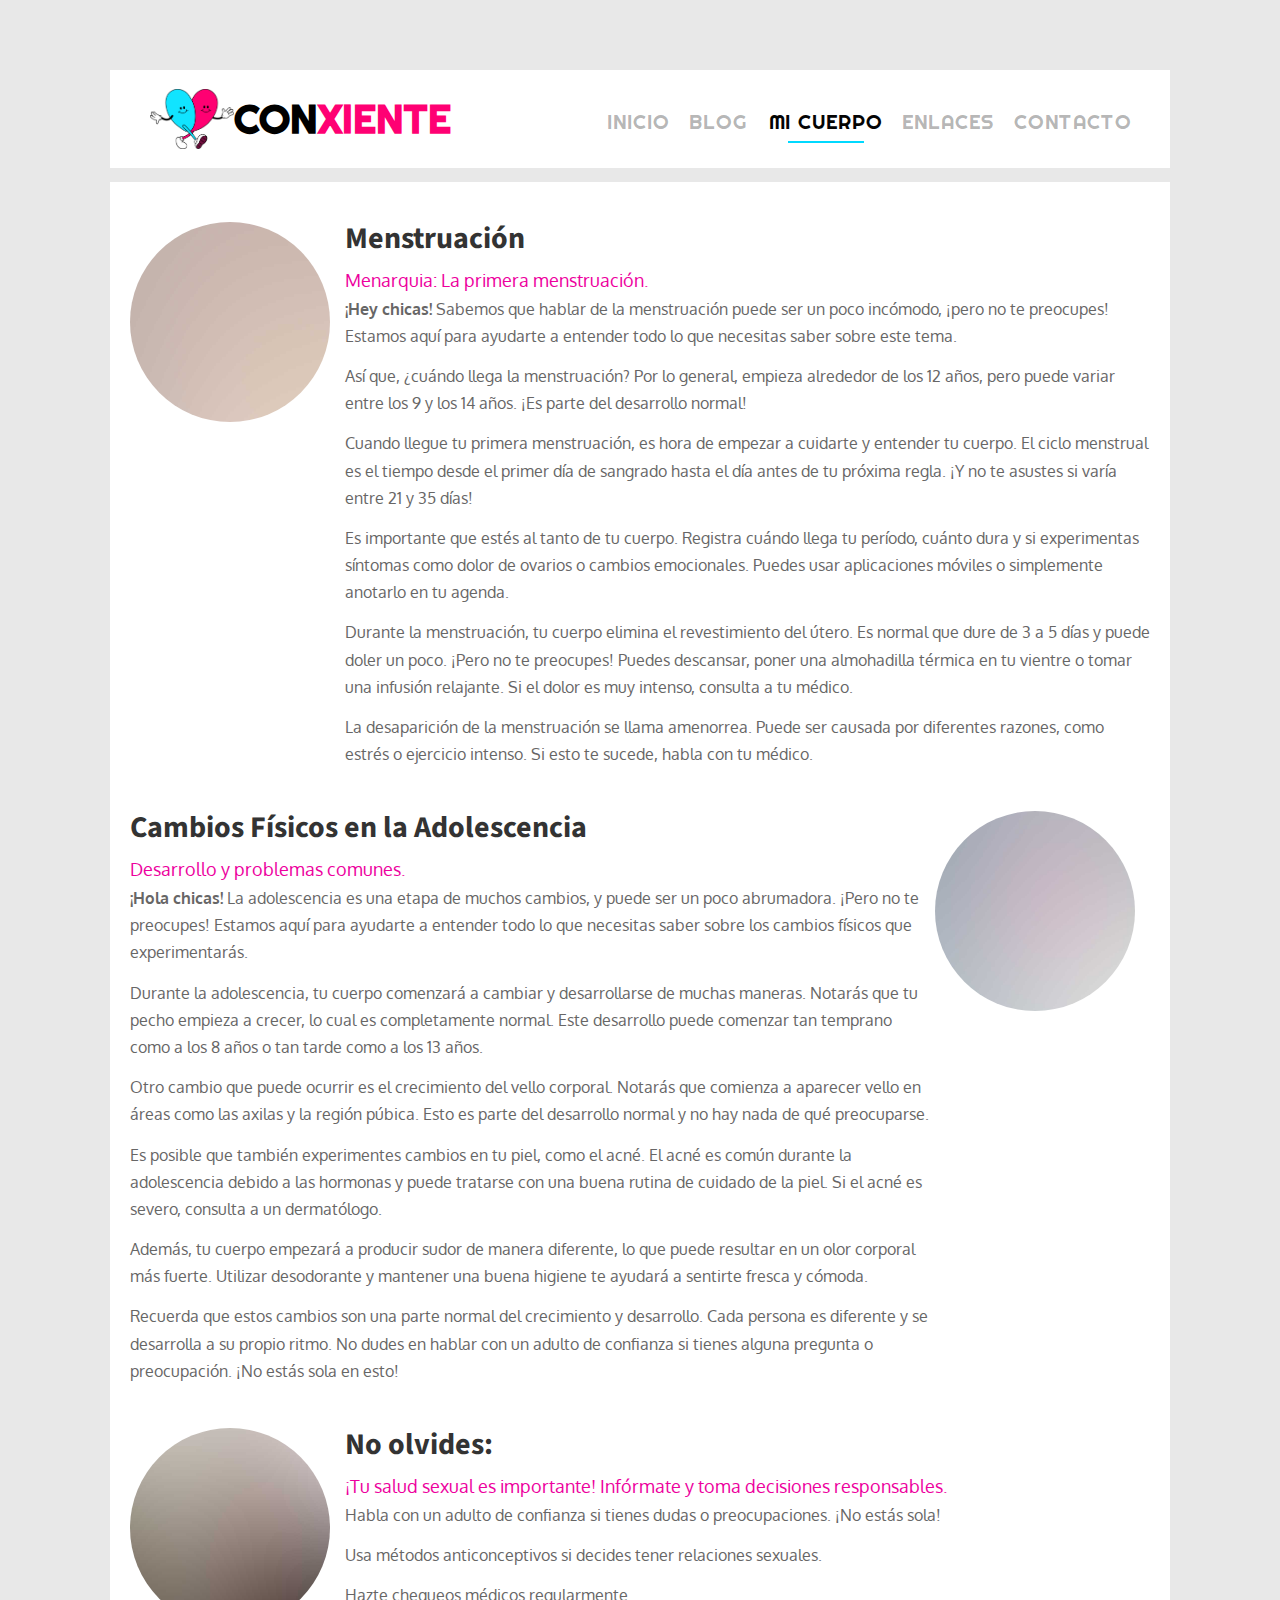
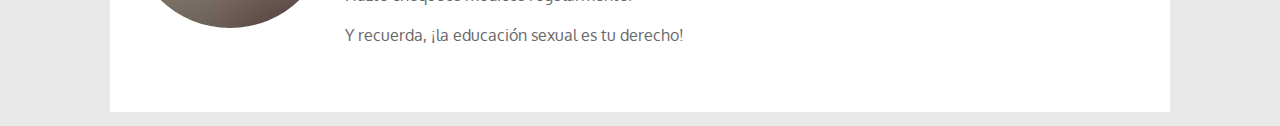
<file: mujer.html>
<!DOCTYPE HTML>
<html>
	<head>
	<meta charset="utf-8">
	<meta http-equiv="X-UA-Compatible" content="IE=edge">
	<title>ConXiente &mdash; Sitio web de la sexualidad en la adolescencia.</title>
	<meta name="viewport" content="width=device-width, initial-scale=1">
	<meta name="description" content="Blog de la Sexualidad en adolescentes" />
	<meta name="keywords" content="Sexualidad, adolescentes, embarazo, menstruacion, eyaculacion, niños, niñas, hombres, mujeres" />
	<meta name="author" content="DorianJorge" />

	<!-- CSS -->
	<link href="https://fonts.googleapis.com/css2?family=Jacquard+24&display=swap" rel="stylesheet">
	<link href="https://fonts.googleapis.com/css?family=Oxygen:300,400" rel="stylesheet">
	<link href="https://fonts.googleapis.com/css?family=Source+Sans+Pro:400,600,700" rel="stylesheet">
	<link href="https://fonts.googleapis.com/css2?family=Righteous&display=swap" rel="stylesheet">
	<link href="https://fonts.googleapis.com/css2?family=Montserrat:ital,wght@0,100..900;1,100..900&display=swap" rel="stylesheet">
	<link rel="stylesheet" href="css/animate.css">
	<link rel="stylesheet" href="css/icomoon.css">
	<link rel="stylesheet" href="css/bootstrap.css">
	<link rel="stylesheet" href="css/magnific-popup.css">
	<link rel="stylesheet" href="css/flexslider.css">
	<link rel="stylesheet" href="css/style.css">

	<!-- Modernizr JS -->
	<script src="js/modernizr-2.6.2.min.js"></script>
	<!--[if lt IE 9]>
	<script src="js/respond.min.js"></script>
	<![endif]-->

	<style>
		.blog-container {
			padding: 20px;
		}
		.blog-post {
			margin-bottom: 30px;
		}
		.blog-post .subtema:first-child {
			margin-top: 20px;
		}
		.subtema {
			display: flex;
			align-items: flex-start;
			flex-wrap: wrap;
		}
		.subtema img {
			width: 200px;
			height: 200px;
			margin-right: 15px;
			border-radius: 50%;
		}
		.subtema .blog-content {
			flex: 1;
		}
		.subtema h2 {
			font-size: 30px;
			margin-bottom: 10px;
		}
		.subtema p, .subtema ul {
			margin-bottom: 13px;
		}
		.blog-title {
			color: #333;
			font-weight: bold;
			font-size: 24px;
		}
		.blog-subtitle {
			color: #ed009e;
			font-weight: normal;
			font-size: 18px;
		}
		.blog-text {
			color: #676666;
			font-weight: normal;
			font-size: 16px;
		}
		.images-container {
			display: flex;
			justify-content: center;
			align-items: center;
			flex-wrap: wrap;
			gap: 15px;
		}
		.images-container img {
			width: 120px;
			height: 120px;
			margin: 15px;
			border-radius: 50%;
		}

		@media (max-width: 768px) {
			.subtema {
				flex-direction: column;
				align-items: center;
			}
			.subtema img {
				margin: 0 0 15px 0;
				width: 150px;
				height: 150px;
			}
			.blog-title {
				font-size: 20px;
			}
			.blog-subtitle {
				font-size: 16px;
			}
			.blog-text {
				font-size: 14px;
			}
		}

		@media (max-width: 480px) {
			.subtema img {
				width: 100px;
				height: 100px;
			}
			.blog-title {
				font-size: 18px;
			}
			.blog-subtitle {
				font-size: 14px;
			}
			.blog-text {
				font-size: 12px;
			}
		}
	</style>

	</head>
	<body>
		
	<div class="fh5co-loader"></div>
	
	<div id="page">
		<nav class="fh5co-nav" role="navigation">
			<div class="container-wrap">
				<div class="top-menu">
					<div class="row">
						<div class="col-xs-2">
							<div id="fh5co-logo">
								<a href="index.html" style="display: flex; align-items: center;">
									<img src="images/logo.png" alt="Logo" style="height: 60px; width: auto;">
							
									<span style="font-weight: bold; color: black;">Con</span><span style="color: #FF0073;">Xiente</span>
								</a>
							</div>
						</div>
						<div class="col-xs-10 text-right menu-1">
							<ul>
								<li><a href="index.html">Inicio</a></li>
	
								<li class="has-dropdown">
									<a href="#">Blog</a>
									<ul class="dropdown">
										<li><a href="etss.html">ETS</a></li>
										<li><a href="mitos.html">Mitos y Realidades</a></li>
										<li><a href="Anticonceptivos.html">Anticonceptivos</a></li>
										<li><a href="derechos.html">Derechos Sexuales</a></li>
									</ul>
								</li>
								<li class="active"><a href="mybody.html">Mi cuerpo</a></li>
								<li><a href="Enlaces.html">Enlaces</a></li>
								<li><a href="contact.html">Contacto</a></li>
							</ul>
						</div>
					</div>
					
				</div>
			</div>
		</nav>
		<div class="container-wrap">
			<div class="blog-container">
				<div class="blog-post">
					<div class="subtema">
						<img src="images/portfolio-1.jpg" alt="Subtema 1">
						<div class="blog-content">
							<h2 class="blog-title">Menstruación</h2>
							<span class="fh5co-project-sub blog-subtitle">Menarquia: La primera menstruación.</span>
							<p class="blog-text"><strong>¡Hey chicas!</strong> Sabemos que hablar de la menstruación puede ser un poco incómodo, ¡pero no te preocupes! Estamos aquí para ayudarte a entender todo lo que necesitas saber sobre este tema.</p>
							<p class="blog-text">Así que, ¿cuándo llega la menstruación? Por lo general, empieza alrededor de los 12 años, pero puede variar entre los 9 y los 14 años. ¡Es parte del desarrollo normal!</p>
							<p class="blog-text">Cuando llegue tu primera menstruación, es hora de empezar a cuidarte y entender tu cuerpo. El ciclo menstrual es el tiempo desde el primer día de sangrado hasta el día antes de tu próxima regla. ¡Y no te asustes si varía entre 21 y 35 días!</p>
							<p class="blog-text">Es importante que estés al tanto de tu cuerpo. Registra cuándo llega tu período, cuánto dura y si experimentas síntomas como dolor de ovarios o cambios emocionales. Puedes usar aplicaciones móviles o simplemente anotarlo en tu agenda.</p>
							<p class="blog-text">Durante la menstruación, tu cuerpo elimina el revestimiento del útero. Es normal que dure de 3 a 5 días y puede doler un poco. ¡Pero no te preocupes! Puedes descansar, poner una almohadilla térmica en tu vientre o tomar una infusión relajante. Si el dolor es muy intenso, consulta a tu médico.</p>
							<p class="blog-text">La desaparición de la menstruación se llama amenorrea. Puede ser causada por diferentes razones, como estrés o ejercicio intenso. Si esto te sucede, habla con tu médico.</p>
						</div>
					</div>
				</div>

				<div class="blog-post">
					<div class="subtema">
						<div class="blog-content">
							<h2 class="blog-title">Cambios Físicos en la Adolescencia</h2>
					<span class="fh5co-project-sub blog-subtitle">Desarrollo y problemas comunes.</span>
					<p class="blog-text"><strong>¡Hola chicas!</strong> La adolescencia es una etapa de muchos cambios, y puede ser un poco abrumadora. ¡Pero no te preocupes! Estamos aquí para ayudarte a entender todo lo que necesitas saber sobre los cambios físicos que experimentarás.</p>
					<p class="blog-text">Durante la adolescencia, tu cuerpo comenzará a cambiar y desarrollarse de muchas maneras. Notarás que tu pecho empieza a crecer, lo cual es completamente normal. Este desarrollo puede comenzar tan temprano como a los 8 años o tan tarde como a los 13 años.</p>
					<p class="blog-text">Otro cambio que puede ocurrir es el crecimiento del vello corporal. Notarás que comienza a aparecer vello en áreas como las axilas y la región púbica. Esto es parte del desarrollo normal y no hay nada de qué preocuparse.</p>
					<p class="blog-text">Es posible que también experimentes cambios en tu piel, como el acné. El acné es común durante la adolescencia debido a las hormonas y puede tratarse con una buena rutina de cuidado de la piel. Si el acné es severo, consulta a un dermatólogo.</p>
					<p class="blog-text">Además, tu cuerpo empezará a producir sudor de manera diferente, lo que puede resultar en un olor corporal más fuerte. Utilizar desodorante y mantener una buena higiene te ayudará a sentirte fresca y cómoda.</p>
					<p class="blog-text">Recuerda que estos cambios son una parte normal del crecimiento y desarrollo. Cada persona es diferente y se desarrolla a su propio ritmo. No dudes en hablar con un adulto de confianza si tienes alguna pregunta o preocupación. ¡No estás sola en esto!</p>
							</ul>
						</div>
						<img src="images/portfolio-2.jpg" alt="Subtema 2">
					</div>
				</div>

				<div class="blog-post">
					<div class="subtema">
						<img src="images/portfolio-3.jpg" alt="Subtema 3">
						<div class="blog-content">
							<h2 class="blog-title">No olvides:</h2>
							<span class="fh5co-project-sub blog-subtitle">¡Tu salud sexual es importante! Infórmate y toma decisiones responsables.</span>
							<p class="blog-text">Habla con un adulto de confianza si tienes dudas o preocupaciones. ¡No estás sola!</p>
							<p class="blog-text">Usa métodos anticonceptivos si decides tener relaciones sexuales.</p>
							<p class="blog-text">Hazte chequeos médicos regularmente.</p>
							<p class="blog-text">Y recuerda, ¡la educación sexual es tu derecho!</p>
						</div>
					</div>
				</div>
			</div>
		</div>
	</div>

	<!-- Scripts -->
	<script src="js/jquery.min.js"></script>
	<script src="js/jquery.easing.1.3.js"></script>
	<script src="js/bootstrap.min.js"></script>
	<script src="js/jquery.waypoints.min.js"></script>
	<script src="js/jquery.flexslider-min.js"></script>
	<script src="js/main.js"></script>

	</body>
</html>
</file>
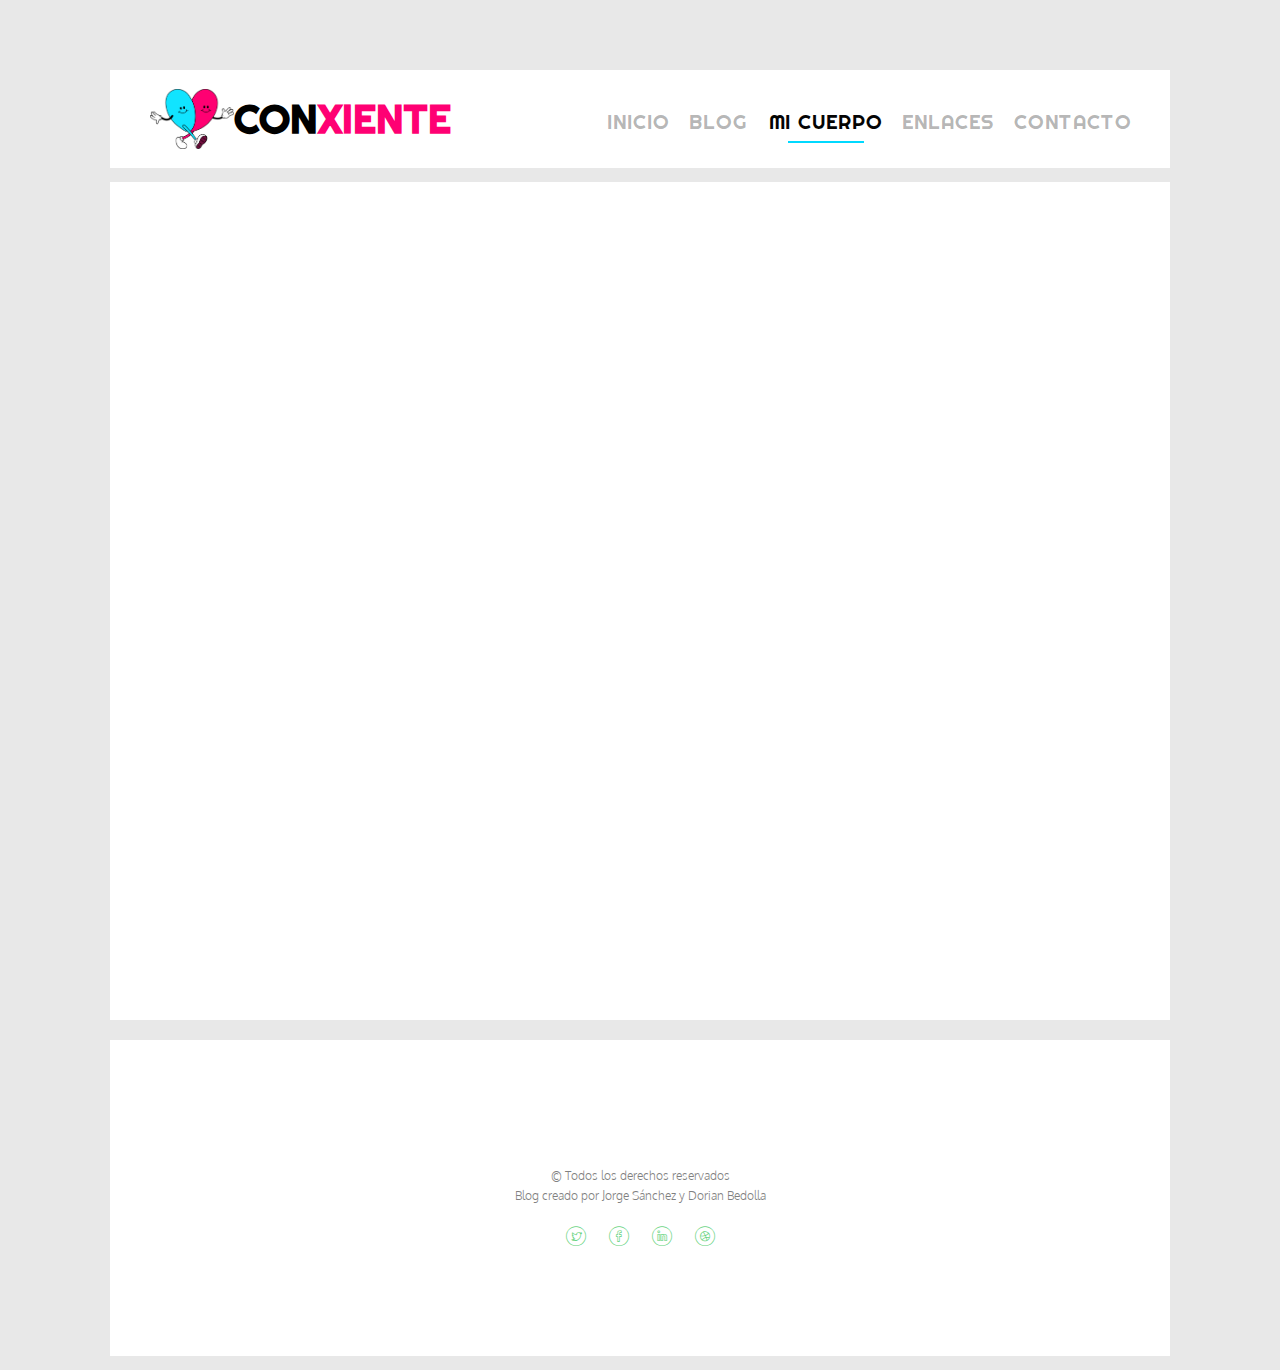
<file: mybody.html>
<!DOCTYPE HTML>
<html>
	<head>
	<meta charset="utf-8">
	<meta http-equiv="X-UA-Compatible" content="IE=edge">
	<title>ConXiente &mdash; Sitio web de la sexualidad en la adolescencia.</title>
	<meta name="viewport" content="width=device-width, initial-scale=1">
	<meta name="description" content="Blog de la Sexualidad en adolescentes" />
	<meta name="keywords" content="Sexualidad, adolescentes, embarazo, menstruacion, eyaculacion, niños, niñas, hombres, mujeres" />
	<meta name="author" content="DorianJorge" />


  	<!-- Facebook and Twitter integration -->
	<meta property="og:title" content=""/>
	<meta property="og:image" content=""/>
	<meta property="og:url" content=""/>
	<meta property="og:site_name" content=""/>
	<meta property="og:description" content=""/>
	<meta name="twitter:title" content="" />
	<meta name="twitter:image" content="" />
	<meta name="twitter:url" content="" />
	<meta name="twitter:card" content="" />

	
	<link href="https://fonts.googleapis.com/css2?family=Jacquard+24&display=swap" rel="stylesheet">
	<link href="https://fonts.googleapis.com/css?family=Oxygen:300,400" rel="stylesheet">
	<link href="https://fonts.googleapis.com/css?family=Source+Sans+Pro:400,600,700" rel="stylesheet">
	<link href="https://fonts.googleapis.com/css2?family=Righteous&display=swap" rel="stylesheet">
	<link href="https://fonts.googleapis.com/css2?family=Montserrat:ital,wght@0,100..900;1,100..900&display=swap" rel="stylesheet">
	
	<!-- Animate.css -->
	<link rel="stylesheet" href="css/animate.css">
	<!-- Icomoon Icon Fonts-->
	<link rel="stylesheet" href="css/icomoon.css">
	<!-- Bootstrap  -->
	<link rel="stylesheet" href="css/bootstrap.css">

	<!-- Magnific Popup -->
	<link rel="stylesheet" href="css/magnific-popup.css">

	<!-- Flexslider  -->
	<link rel="stylesheet" href="css/flexslider.css">

	<!-- Theme style  -->
	<link rel="stylesheet" href="css/style.css">

	<!-- Modernizr JS -->
	<script src="js/modernizr-2.6.2.min.js"></script>
	<!-- FOR IE9 below -->
	<!--[if lt IE 9]>
	<script src="js/respond.min.js"></script>
	<![endif]-->

	</head>
	<body>
		
	<div class="fh5co-loader"></div>
	
	<div id="page">
	<nav class="fh5co-nav" role="navigation">
		<div class="container-wrap">
			<div class="top-menu">
				<div class="row">
					<div class="col-xs-2">
						<div id="fh5co-logo">
							<a href="index.html" style="display: flex; align-items: center;">
								<img src="images/logo.png" alt="Logo" style="height: 60px; width: auto;">
						
								<span style="font-weight: bold; color: black;">Con</span><span style="color: #FF0073;">Xiente</span>
							</a>
						</div>
					</div>
					<div class="col-xs-10 text-right menu-1">
						<ul>
							<li><a href="index.html">Inicio</a></li>

							<li class="has-dropdown">
								<a href="#">Blog</a>
								<ul class="dropdown">
									<li><a href="etss.html">ETS</a></li>
									<li><a href="mitos.html">Mitos y Realidades</a></li>
									<li><a href="Anticonceptivos.html">Anticonceptivos</a></li>
									<li><a href="derechos.html">Derechos Sexuales</a></li>
								</ul>
						    </li>
							<li class="active"><a href="mybody.html">Mi cuerpo</a></li>
							<li><a href="Enlaces.html">Enlaces</a></li>
							<li><a href="contact.html">Contacto</a></li>
						</ul>
					</div>
				</div>
				
			</div>
		</div>
	</nav>
	<div class="container-wrap">

		<div id="fh5co-work">
			<div class="row">
				<div class="col-md-6 text-center animate-box">
					<a href="mujer.html" class="work-button custom-border" style="background-image: url(images/m.png);">
						<div class="desc">
							<p class="ellostexto"> Chicas</p>
						</div>
					</a>
				</div>
				<div class="col-md-6 text-center animate-box">
					<a href="hombres.html" class="work-button custom-border" style="background-image: url(images/h.png);">
						<div class="desc">
							<p class="ellostexto"> Chicos</p>
						</div>
					</a>
				</div>
			</div>
		</div>
	</div><!-- END container-wrap -->

	<div class="container-wrap">
		<footer id="fh5co-footer" role="contentinfo">
			

			<div class="row copyright">
				<div class="col-md-12 text-center">
					<p>
						<small class="block">&copy; Todos los derechos reservados</small> 
						<small class="block">Blog creado por Jorge Sánchez y Dorian Bedolla</a></small>
					</p>
					<p>
						<ul class="fh5co-social-icons">
							<li><a href="#"><i class="icon-twitter"></i></a></li>
							<li><a href="#"><i class="icon-facebook"></i></a></li>
							<li><a href="#"><i class="icon-linkedin"></i></a></li>
							<li><a href="#"><i class="icon-dribbble"></i></a></li>
						</ul>
					</p>
				</div>
			</div>
		</footer>
	</div><!-- END container-wrap -->
	</div>

	<div class="gototop js-top">
		<a href="#" class="js-gotop"><i class="icon-arrow-up2"></i></a>
	</div>
	
	<!-- jQuery -->
	<script src="js/jquery.min.js"></script>
	<!-- jQuery Easing -->
	<script src="js/jquery.easing.1.3.js"></script>
	<!-- Bootstrap -->
	<script src="js/bootstrap.min.js"></script>
	<!-- Waypoints -->
	<script src="js/jquery.waypoints.min.js"></script>
	<!-- Flexslider -->
	<script src="js/jquery.flexslider-min.js"></script>
	<!-- Magnific Popup -->
	<script src="js/jquery.magnific-popup.min.js"></script>
	<script src="js/magnific-popup-options.js"></script>
	<!-- Counters -->
	<script src="js/jquery.countTo.js"></script>
	<!-- Main -->
	<script src="js/main.js"></script>

	</body>
</html>
</file>
<file: css/icomoon.css>
@font-face {
  font-family: 'icomoon';
  src:  url('fonts/icomoon.eot?5j2n32');
  src:  url('fonts/icomoon.eot?5j2n32#iefix') format('embedded-opentype'),
    url('fonts/icomoon.ttf?5j2n32') format('truetype'),
    url('fonts/icomoon.woff?5j2n32') format('woff'),
    url('fonts/icomoon.svg?5j2n32#icomoon') format('svg');
  font-weight: normal;
  font-style: normal;
}

[class^="icon-"], [class*=" icon-"] {
  /* use !important to prevent issues with browser extensions that change fonts */
  font-family: 'icomoon' !important;
  speak: none;
  font-style: normal;
  font-weight: normal;
  font-variant: normal;
  text-transform: none;
  line-height: 1;

  /* Better Font Rendering =========== */
  -webkit-font-smoothing: antialiased;
  -moz-osx-font-smoothing: grayscale;
}

.icon-eye2:before {
  content: "\e064";
}
.icon-paper-clip:before {
  content: "\e065";
}
.icon-mail5:before {
  content: "\e066";
}
.icon-toggle:before {
  content: "\e067";
}
.icon-layout:before {
  content: "\e068";
}
.icon-link2:before {
  content: "\e069";
}
.icon-bell2:before {
  content: "\e06a";
}
.icon-lock3:before {
  content: "\e06b";
}
.icon-unlock:before {
  content: "\e06c";
}
.icon-ribbon2:before {
  content: "\e06d";
}
.icon-image2:before {
  content: "\e06e";
}
.icon-signal:before {
  content: "\e06f";
}
.icon-target3:before {
  content: "\e070";
}
.icon-clipboard3:before {
  content: "\e071";
}
.icon-clock3:before {
  content: "\e072";
}
.icon-watch:before {
  content: "\e073";
}
.icon-air-play:before {
  content: "\e074";
}
.icon-camera3:before {
  content: "\e075";
}
.icon-video2:before {
  content: "\e076";
}
.icon-disc:before {
  content: "\e077";
}
.icon-printer3:before {
  content: "\e078";
}
.icon-monitor:before {
  content: "\e079";
}
.icon-server:before {
  content: "\e07a";
}
.icon-cog2:before {
  content: "\e07b";
}
.icon-heart3:before {
  content: "\e07c";
}
.icon-paragraph:before {
  content: "\e07d";
}
.icon-align-justify:before {
  content: "\e07e";
}
.icon-align-left:before {
  content: "\e07f";
}
.icon-align-center:before {
  content: "\e080";
}
.icon-align-right:before {
  content: "\e081";
}
.icon-book2:before {
  content: "\e082";
}
.icon-layers2:before {
  content: "\e083";
}
.icon-stack2:before {
  content: "\e084";
}
.icon-stack-2:before {
  content: "\e085";
}
.icon-paper:before {
  content: "\e086";
}
.icon-paper-stack:before {
  content: "\e087";
}
.icon-search3:before {
  content: "\e088";
}
.icon-zoom-in2:before {
  content: "\e089";
}
.icon-zoom-out2:before {
  content: "\e08a";
}
.icon-reply2:before {
  content: "\e08b";
}
.icon-circle-plus:before {
  content: "\e08c";
}
.icon-circle-minus:before {
  content: "\e08d";
}
.icon-circle-check:before {
  content: "\e08e";
}
.icon-circle-cross:before {
  content: "\e08f";
}
.icon-square-plus:before {
  content: "\e090";
}
.icon-square-minus:before {
  content: "\e091";
}
.icon-square-check:before {
  content: "\e092";
}
.icon-square-cross:before {
  content: "\e093";
}
.icon-microphone:before {
  content: "\e094";
}
.icon-record:before {
  content: "\e095";
}
.icon-skip-back:before {
  content: "\e096";
}
.icon-rewind:before {
  content: "\e097";
}
.icon-play4:before {
  content: "\e098";
}
.icon-pause3:before {
  content: "\e099";
}
.icon-stop3:before {
  content: "\e09a";
}
.icon-fast-forward:before {
  content: "\e09b";
}
.icon-skip-forward:before {
  content: "\e09c";
}
.icon-shuffle2:before {
  content: "\e09d";
}
.icon-repeat:before {
  content: "\e09e";
}
.icon-folder2:before {
  content: "\e09f";
}
.icon-umbrella:before {
  content: "\e0a0";
}
.icon-moon:before {
  content: "\e0a1";
}
.icon-thermometer:before {
  content: "\e0a2";
}
.icon-drop:before {
  content: "\e0a3";
}
.icon-sun2:before {
  content: "\e0a4";
}
.icon-cloud3:before {
  content: "\e0a5";
}
.icon-cloud-upload2:before {
  content: "\e0a6";
}
.icon-cloud-download2:before {
  content: "\e0a7";
}
.icon-upload4:before {
  content: "\e0a8";
}
.icon-download4:before {
  content: "\e0a9";
}
.icon-location3:before {
  content: "\e0aa";
}
.icon-location-2:before {
  content: "\e0ab";
}
.icon-map3:before {
  content: "\e0ac";
}
.icon-battery:before {
  content: "\e0ad";
}
.icon-head:before {
  content: "\e0ae";
}
.icon-briefcase3:before {
  content: "\e0af";
}
.icon-speech-bubble:before {
  content: "\e0b0";
}
.icon-anchor2:before {
  content: "\e0b1";
}
.icon-globe2:before {
  content: "\e0b2";
}
.icon-box:before {
  content: "\e0b3";
}
.icon-reload:before {
  content: "\e0b4";
}
.icon-share3:before {
  content: "\e0b5";
}
.icon-marquee:before {
  content: "\e0b6";
}
.icon-marquee-plus:before {
  content: "\e0b7";
}
.icon-marquee-minus:before {
  content: "\e0b8";
}
.icon-tag:before {
  content: "\e0b9";
}
.icon-power2:before {
  content: "\e0ba";
}
.icon-command2:before {
  content: "\e0bb";
}
.icon-alt:before {
  content: "\e0bc";
}
.icon-esc:before {
  content: "\e0bd";
}
.icon-bar-graph:before {
  content: "\e0be";
}
.icon-bar-graph-2:before {
  content: "\e0bf";
}
.icon-pie-graph:before {
  content: "\e0c0";
}
.icon-star:before {
  content: "\e0c1";
}
.icon-arrow-left3:before {
  content: "\e0c2";
}
.icon-arrow-right3:before {
  content: "\e0c3";
}
.icon-arrow-up3:before {
  content: "\e0c4";
}
.icon-arrow-down3:before {
  content: "\e0c5";
}
.icon-volume:before {
  content: "\e0c6";
}
.icon-mute:before {
  content: "\e0c7";
}
.icon-content-right:before {
  content: "\e100";
}
.icon-content-left:before {
  content: "\e101";
}
.icon-grid2:before {
  content: "\e102";
}
.icon-grid-2:before {
  content: "\e103";
}
.icon-columns:before {
  content: "\e104";
}
.icon-loader:before {
  content: "\e105";
}
.icon-bag:before {
  content: "\e106";
}
.icon-ban:before {
  content: "\e107";
}
.icon-flag3:before {
  content: "\e108";
}
.icon-trash:before {
  content: "\e109";
}
.icon-expand2:before {
  content: "\e110";
}
.icon-contract:before {
  content: "\e111";
}
.icon-maximize:before {
  content: "\e112";
}
.icon-minimize:before {
  content: "\e113";
}
.icon-plus2:before {
  content: "\e114";
}
.icon-minus2:before {
  content: "\e115";
}
.icon-check:before {
  content: "\e116";
}
.icon-cross2:before {
  content: "\e117";
}
.icon-move:before {
  content: "\e118";
}
.icon-delete:before {
  content: "\e119";
}
.icon-menu5:before {
  content: "\e120";
}
.icon-archive:before {
  content: "\e121";
}
.icon-inbox:before {
  content: "\e122";
}
.icon-outbox:before {
  content: "\e123";
}
.icon-file:before {
  content: "\e124";
}
.icon-file-add:before {
  content: "\e125";
}
.icon-file-subtract:before {
  content: "\e126";
}
.icon-help:before {
  content: "\e127";
}
.icon-open:before {
  content: "\e128";
}
.icon-ellipsis:before {
  content: "\e129";
}
.icon-heart4:before {
  content: "\e900";
}
.icon-cloud4:before {
  content: "\e901";
}
.icon-star2:before {
  content: "\e902";
}
.icon-tv2:before {
  content: "\e903";
}
.icon-sound:before {
  content: "\e904";
}
.icon-video3:before {
  content: "\e905";
}
.icon-trash2:before {
  content: "\e906";
}
.icon-user2:before {
  content: "\e907";
}
.icon-key3:before {
  content: "\e908";
}
.icon-search4:before {
  content: "\e909";
}
.icon-settings:before {
  content: "\e90a";
}
.icon-camera4:before {
  content: "\e90b";
}
.icon-tag2:before {
  content: "\e90c";
}
.icon-lock4:before {
  content: "\e90d";
}
.icon-bulb:before {
  content: "\e90e";
}
.icon-pen2:before {
  content: "\e90f";
}
.icon-diamond:before {
  content: "\e910";
}
.icon-display2:before {
  content: "\e911";
}
.icon-location4:before {
  content: "\e912";
}
.icon-eye3:before {
  content: "\e913";
}
.icon-bubble3:before {
  content: "\e914";
}
.icon-stack3:before {
  content: "\e915";
}
.icon-cup:before {
  content: "\e916";
}
.icon-phone3:before {
  content: "\e917";
}
.icon-news:before {
  content: "\e918";
}
.icon-mail6:before {
  content: "\e919";
}
.icon-like:before {
  content: "\e91a";
}
.icon-photo:before {
  content: "\e91b";
}
.icon-note:before {
  content: "\e91c";
}
.icon-clock4:before {
  content: "\e91d";
}
.icon-paperplane:before {
  content: "\e91e";
}
.icon-params:before {
  content: "\e91f";
}
.icon-banknote:before {
  content: "\e920";
}
.icon-data:before {
  content: "\e921";
}
.icon-music2:before {
  content: "\e922";
}
.icon-megaphone2:before {
  content: "\e923";
}
.icon-study:before {
  content: "\e924";
}
.icon-lab2:before {
  content: "\e925";
}
.icon-food:before {
  content: "\e926";
}
.icon-t-shirt:before {
  content: "\e927";
}
.icon-fire2:before {
  content: "\e928";
}
.icon-clip:before {
  content: "\e929";
}
.icon-shop:before {
  content: "\e92a";
}
.icon-calendar3:before {
  content: "\e92b";
}
.icon-wallet2:before {
  content: "\e92c";
}
.icon-vynil:before {
  content: "\e92d";
}
.icon-truck2:before {
  content: "\e92e";
}
.icon-world:before {
  content: "\e92f";
}
.icon-mobile:before {
  content: "\e000";
}
.icon-laptop:before {
  content: "\e001";
}
.icon-desktop:before {
  content: "\e002";
}
.icon-tablet:before {
  content: "\e003";
}
.icon-phone:before {
  content: "\e004";
}
.icon-document:before {
  content: "\e005";
}
.icon-documents:before {
  content: "\e006";
}
.icon-search:before {
  content: "\e007";
}
.icon-clipboard:before {
  content: "\e008";
}
.icon-newspaper:before {
  content: "\e009";
}
.icon-notebook:before {
  content: "\e00a";
}
.icon-book-open:before {
  content: "\e00b";
}
.icon-browser:before {
  content: "\e00c";
}
.icon-calendar:before {
  content: "\e00d";
}
.icon-presentation:before {
  content: "\e00e";
}
.icon-picture:before {
  content: "\e00f";
}
.icon-pictures:before {
  content: "\e010";
}
.icon-video:before {
  content: "\e011";
}
.icon-camera:before {
  content: "\e012";
}
.icon-printer:before {
  content: "\e013";
}
.icon-toolbox:before {
  content: "\e014";
}
.icon-briefcase:before {
  content: "\e015";
}
.icon-wallet:before {
  content: "\e016";
}
.icon-gift:before {
  content: "\e017";
}
.icon-bargraph:before {
  content: "\e018";
}
.icon-grid:before {
  content: "\e019";
}
.icon-expand:before {
  content: "\e01a";
}
.icon-focus:before {
  content: "\e01b";
}
.icon-edit:before {
  content: "\e01c";
}
.icon-adjustments:before {
  content: "\e01d";
}
.icon-ribbon:before {
  content: "\e01e";
}
.icon-hourglass:before {
  content: "\e01f";
}
.icon-lock:before {
  content: "\e020";
}
.icon-megaphone:before {
  content: "\e021";
}
.icon-shield:before {
  content: "\e022";
}
.icon-trophy:before {
  content: "\e023";
}
.icon-flag:before {
  content: "\e024";
}
.icon-map:before {
  content: "\e025";
}
.icon-puzzle:before {
  content: "\e026";
}
.icon-basket:before {
  content: "\e027";
}
.icon-envelope:before {
  content: "\e028";
}
.icon-streetsign:before {
  content: "\e029";
}
.icon-telescope:before {
  content: "\e02a";
}
.icon-gears:before {
  content: "\e02b";
}
.icon-key:before {
  content: "\e02c";
}
.icon-paperclip:before {
  content: "\e02d";
}
.icon-attachment:before {
  content: "\e02e";
}
.icon-pricetags:before {
  content: "\e02f";
}
.icon-lightbulb:before {
  content: "\e030";
}
.icon-layers:before {
  content: "\e031";
}
.icon-pencil:before {
  content: "\e032";
}
.icon-tools:before {
  content: "\e033";
}
.icon-tools-2:before {
  content: "\e034";
}
.icon-scissors:before {
  content: "\e035";
}
.icon-paintbrush:before {
  content: "\e036";
}
.icon-magnifying-glass:before {
  content: "\e037";
}
.icon-circle-compass:before {
  content: "\e038";
}
.icon-linegraph:before {
  content: "\e039";
}
.icon-mic:before {
  content: "\e03a";
}
.icon-strategy:before {
  content: "\e03b";
}
.icon-beaker:before {
  content: "\e03c";
}
.icon-caution:before {
  content: "\e03d";
}
.icon-recycle:before {
  content: "\e03e";
}
.icon-anchor:before {
  content: "\e03f";
}
.icon-profile-male:before {
  content: "\e040";
}
.icon-profile-female:before {
  content: "\e041";
}
.icon-bike:before {
  content: "\e042";
}
.icon-wine:before {
  content: "\e043";
}
.icon-hotairballoon:before {
  content: "\e044";
}
.icon-globe:before {
  content: "\e045";
}
.icon-genius:before {
  content: "\e046";
}
.icon-map-pin:before {
  content: "\e047";
}
.icon-dial:before {
  content: "\e048";
}
.icon-chat:before {
  content: "\e049";
}
.icon-heart:before {
  content: "\e04a";
}
.icon-cloud:before {
  content: "\e04b";
}
.icon-upload:before {
  content: "\e04c";
}
.icon-download:before {
  content: "\e04d";
}
.icon-target:before {
  content: "\e04e";
}
.icon-hazardous:before {
  content: "\e04f";
}
.icon-piechart:before {
  content: "\e050";
}
.icon-speedometer:before {
  content: "\e051";
}
.icon-global:before {
  content: "\e052";
}
.icon-compass:before {
  content: "\e053";
}
.icon-lifesaver:before {
  content: "\e054";
}
.icon-clock:before {
  content: "\e055";
}
.icon-aperture:before {
  content: "\e056";
}
.icon-quote:before {
  content: "\e057";
}
.icon-scope:before {
  content: "\e058";
}
.icon-alarmclock:before {
  content: "\e059";
}
.icon-refresh:before {
  content: "\e05a";
}
.icon-happy:before {
  content: "\e05b";
}
.icon-sad:before {
  content: "\e05c";
}
.icon-facebook:before {
  content: "\e05d";
}
.icon-twitter:before {
  content: "\e05e";
}
.icon-googleplus:before {
  content: "\e05f";
}
.icon-rss:before {
  content: "\e060";
}
.icon-tumblr:before {
  content: "\e061";
}
.icon-linkedin:before {
  content: "\e062";
}
.icon-dribbble:before {
  content: "\e063";
}
.icon-home:before {
  content: "\e930";
}
.icon-home2:before {
  content: "\e931";
}
.icon-home3:before {
  content: "\e932";
}
.icon-office:before {
  content: "\e933";
}
.icon-newspaper2:before {
  content: "\e934";
}
.icon-pencil2:before {
  content: "\e935";
}
.icon-pencil22:before {
  content: "\e936";
}
.icon-quill:before {
  content: "\e937";
}
.icon-pen:before {
  content: "\e938";
}
.icon-blog:before {
  content: "\e939";
}
.icon-eyedropper:before {
  content: "\e93a";
}
.icon-droplet:before {
  content: "\e93b";
}
.icon-paint-format:before {
  content: "\e93c";
}
.icon-image:before {
  content: "\e93d";
}
.icon-images:before {
  content: "\e93e";
}
.icon-camera2:before {
  content: "\e93f";
}
.icon-headphones:before {
  content: "\e940";
}
.icon-music:before {
  content: "\e941";
}
.icon-play:before {
  content: "\e942";
}
.icon-film:before {
  content: "\e943";
}
.icon-video-camera:before {
  content: "\e944";
}
.icon-dice:before {
  content: "\e945";
}
.icon-pacman:before {
  content: "\e946";
}
.icon-spades:before {
  content: "\e947";
}
.icon-clubs:before {
  content: "\e948";
}
.icon-diamonds:before {
  content: "\e949";
}
.icon-bullhorn:before {
  content: "\e94a";
}
.icon-connection:before {
  content: "\e94b";
}
.icon-podcast:before {
  content: "\e94c";
}
.icon-feed:before {
  content: "\e94d";
}
.icon-mic2:before {
  content: "\e94e";
}
.icon-book:before {
  content: "\e94f";
}
.icon-books:before {
  content: "\e950";
}
.icon-library:before {
  content: "\e951";
}
.icon-file-text:before {
  content: "\e952";
}
.icon-profile:before {
  content: "\e953";
}
.icon-file-empty:before {
  content: "\e954";
}
.icon-files-empty:before {
  content: "\e955";
}
.icon-file-text2:before {
  content: "\e956";
}
.icon-file-picture:before {
  content: "\e957";
}
.icon-file-music:before {
  content: "\e958";
}
.icon-file-play:before {
  content: "\e959";
}
.icon-file-video:before {
  content: "\e95a";
}
.icon-file-zip:before {
  content: "\e95b";
}
.icon-copy:before {
  content: "\e95c";
}
.icon-paste:before {
  content: "\e95d";
}
.icon-stack:before {
  content: "\e95e";
}
.icon-folder:before {
  content: "\e95f";
}
.icon-folder-open:before {
  content: "\e960";
}
.icon-folder-plus:before {
  content: "\e961";
}
.icon-folder-minus:before {
  content: "\e962";
}
.icon-folder-download:before {
  content: "\e963";
}
.icon-folder-upload:before {
  content: "\e964";
}
.icon-price-tag:before {
  content: "\e965";
}
.icon-price-tags:before {
  content: "\e966";
}
.icon-barcode:before {
  content: "\e967";
}
.icon-qrcode:before {
  content: "\e968";
}
.icon-ticket:before {
  content: "\e969";
}
.icon-cart:before {
  content: "\e96a";
}
.icon-coin-dollar:before {
  content: "\e96b";
}
.icon-coin-euro:before {
  content: "\e96c";
}
.icon-coin-pound:before {
  content: "\e96d";
}
.icon-coin-yen:before {
  content: "\e96e";
}
.icon-credit-card:before {
  content: "\e96f";
}
.icon-calculator:before {
  content: "\e970";
}
.icon-lifebuoy:before {
  content: "\e971";
}
.icon-phone2:before {
  content: "\e972";
}
.icon-phone-hang-up:before {
  content: "\e973";
}
.icon-address-book:before {
  content: "\e974";
}
.icon-envelop:before {
  content: "\e975";
}
.icon-pushpin:before {
  content: "\e976";
}
.icon-location:before {
  content: "\e977";
}
.icon-location2:before {
  content: "\e978";
}
.icon-compass2:before {
  content: "\e979";
}
.icon-compass22:before {
  content: "\e97a";
}
.icon-map2:before {
  content: "\e97b";
}
.icon-map22:before {
  content: "\e97c";
}
.icon-history:before {
  content: "\e97d";
}
.icon-clock2:before {
  content: "\e97e";
}
.icon-clock22:before {
  content: "\e97f";
}
.icon-alarm:before {
  content: "\e980";
}
.icon-bell:before {
  content: "\e981";
}
.icon-stopwatch:before {
  content: "\e982";
}
.icon-calendar2:before {
  content: "\e983";
}
.icon-printer2:before {
  content: "\e984";
}
.icon-keyboard:before {
  content: "\e985";
}
.icon-display:before {
  content: "\e986";
}
.icon-laptop2:before {
  content: "\e987";
}
.icon-mobile2:before {
  content: "\e988";
}
.icon-mobile22:before {
  content: "\e989";
}
.icon-tablet2:before {
  content: "\e98a";
}
.icon-tv:before {
  content: "\e98b";
}
.icon-drawer:before {
  content: "\e98c";
}
.icon-drawer2:before {
  content: "\e98d";
}
.icon-box-add:before {
  content: "\e98e";
}
.icon-box-remove:before {
  content: "\e98f";
}
.icon-download3:before {
  content: "\e990";
}
.icon-upload2:before {
  content: "\e991";
}
.icon-floppy-disk:before {
  content: "\e992";
}
.icon-drive:before {
  content: "\e993";
}
.icon-database:before {
  content: "\e994";
}
.icon-undo:before {
  content: "\e995";
}
.icon-redo:before {
  content: "\e996";
}
.icon-undo2:before {
  content: "\e997";
}
.icon-redo2:before {
  content: "\e998";
}
.icon-forward:before {
  content: "\e999";
}
.icon-reply:before {
  content: "\e99a";
}
.icon-bubble:before {
  content: "\e99b";
}
.icon-bubbles:before {
  content: "\e99c";
}
.icon-bubbles2:before {
  content: "\e99d";
}
.icon-bubble2:before {
  content: "\e99e";
}
.icon-bubbles3:before {
  content: "\e99f";
}
.icon-bubbles4:before {
  content: "\e9a0";
}
.icon-user:before {
  content: "\e9a1";
}
.icon-users:before {
  content: "\e9a2";
}
.icon-user-plus:before {
  content: "\e9a3";
}
.icon-user-minus:before {
  content: "\e9a4";
}
.icon-user-check:before {
  content: "\e9a5";
}
.icon-user-tie:before {
  content: "\e9a6";
}
.icon-quotes-left:before {
  content: "\e9a7";
}
.icon-quotes-right:before {
  content: "\e9a8";
}
.icon-hour-glass:before {
  content: "\e9a9";
}
.icon-spinner:before {
  content: "\e9aa";
}
.icon-spinner2:before {
  content: "\e9ab";
}
.icon-spinner3:before {
  content: "\e9ac";
}
.icon-spinner4:before {
  content: "\e9ad";
}
.icon-spinner5:before {
  content: "\e9ae";
}
.icon-spinner6:before {
  content: "\e9af";
}
.icon-spinner7:before {
  content: "\e9b0";
}
.icon-spinner8:before {
  content: "\e9b1";
}
.icon-spinner9:before {
  content: "\e9b2";
}
.icon-spinner10:before {
  content: "\e9b3";
}
.icon-spinner11:before {
  content: "\e9b4";
}
.icon-binoculars:before {
  content: "\e9b5";
}
.icon-search2:before {
  content: "\e9b6";
}
.icon-zoom-in:before {
  content: "\e9b7";
}
.icon-zoom-out:before {
  content: "\e9b8";
}
.icon-enlarge:before {
  content: "\e9b9";
}
.icon-shrink:before {
  content: "\e9ba";
}
.icon-enlarge2:before {
  content: "\e9bb";
}
.icon-shrink2:before {
  content: "\e9bc";
}
.icon-key2:before {
  content: "\e9bd";
}
.icon-key22:before {
  content: "\e9be";
}
.icon-lock2:before {
  content: "\e9bf";
}
.icon-unlocked:before {
  content: "\e9c0";
}
.icon-wrench:before {
  content: "\e9c1";
}
.icon-equalizer:before {
  content: "\e9c2";
}
.icon-equalizer2:before {
  content: "\e9c3";
}
.icon-cog:before {
  content: "\e9c4";
}
.icon-cogs:before {
  content: "\e9c5";
}
.icon-hammer:before {
  content: "\e9c6";
}
.icon-magic-wand:before {
  content: "\e9c7";
}
.icon-aid-kit:before {
  content: "\e9c8";
}
.icon-bug:before {
  content: "\e9c9";
}
.icon-pie-chart:before {
  content: "\e9ca";
}
.icon-stats-dots:before {
  content: "\e9cb";
}
.icon-stats-bars:before {
  content: "\e9cc";
}
.icon-stats-bars2:before {
  content: "\e9cd";
}
.icon-trophy2:before {
  content: "\e9ce";
}
.icon-gift2:before {
  content: "\e9cf";
}
.icon-glass:before {
  content: "\e9d0";
}
.icon-glass2:before {
  content: "\e9d1";
}
.icon-mug:before {
  content: "\e9d2";
}
.icon-spoon-knife:before {
  content: "\e9d3";
}
.icon-leaf:before {
  content: "\e9d4";
}
.icon-rocket:before {
  content: "\e9d5";
}
.icon-meter:before {
  content: "\e9d6";
}
.icon-meter2:before {
  content: "\e9d7";
}
.icon-hammer2:before {
  content: "\e9d8";
}
.icon-fire:before {
  content: "\e9d9";
}
.icon-lab:before {
  content: "\e9da";
}
.icon-magnet:before {
  content: "\e9db";
}
.icon-bin:before {
  content: "\e9dc";
}
.icon-bin2:before {
  content: "\e9dd";
}
.icon-briefcase2:before {
  content: "\e9de";
}
.icon-airplane:before {
  content: "\e9df";
}
.icon-truck:before {
  content: "\e9e0";
}
.icon-road:before {
  content: "\e9e1";
}
.icon-accessibility:before {
  content: "\e9e2";
}
.icon-target2:before {
  content: "\e9e3";
}
.icon-shield2:before {
  content: "\e9e4";
}
.icon-power:before {
  content: "\e9e5";
}
.icon-switch:before {
  content: "\e9e6";
}
.icon-power-cord:before {
  content: "\e9e7";
}
.icon-clipboard2:before {
  content: "\e9e8";
}
.icon-list-numbered:before {
  content: "\e9e9";
}
.icon-list:before {
  content: "\e9ea";
}
.icon-list2:before {
  content: "\e9eb";
}
.icon-tree:before {
  content: "\e9ec";
}
.icon-menu:before {
  content: "\e9ed";
}
.icon-menu2:before {
  content: "\e9ee";
}
.icon-menu3:before {
  content: "\e9ef";
}
.icon-menu4:before {
  content: "\e9f0";
}
.icon-cloud2:before {
  content: "\e9f1";
}
.icon-cloud-download:before {
  content: "\e9f2";
}
.icon-cloud-upload:before {
  content: "\e9f3";
}
.icon-cloud-check:before {
  content: "\e9f4";
}
.icon-download2:before {
  content: "\e9f5";
}
.icon-upload22:before {
  content: "\e9f6";
}
.icon-download32:before {
  content: "\e9f7";
}
.icon-upload3:before {
  content: "\e9f8";
}
.icon-sphere:before {
  content: "\e9f9";
}
.icon-earth:before {
  content: "\e9fa";
}
.icon-link:before {
  content: "\e9fb";
}
.icon-flag2:before {
  content: "\e9fc";
}
.icon-attachment2:before {
  content: "\e9fd";
}
.icon-eye:before {
  content: "\e9fe";
}
.icon-eye-plus:before {
  content: "\e9ff";
}
.icon-eye-minus:before {
  content: "\ea00";
}
.icon-eye-blocked:before {
  content: "\ea01";
}
.icon-bookmark:before {
  content: "\ea02";
}
.icon-bookmarks:before {
  content: "\ea03";
}
.icon-sun:before {
  content: "\ea04";
}
.icon-contrast:before {
  content: "\ea05";
}
.icon-brightness-contrast:before {
  content: "\ea06";
}
.icon-star-empty:before {
  content: "\ea07";
}
.icon-star-half:before {
  content: "\ea08";
}
.icon-star-full:before {
  content: "\ea09";
}
.icon-heart2:before {
  content: "\ea0a";
}
.icon-heart-broken:before {
  content: "\ea0b";
}
.icon-man:before {
  content: "\ea0c";
}
.icon-woman:before {
  content: "\ea0d";
}
.icon-man-woman:before {
  content: "\ea0e";
}
.icon-happy3:before {
  content: "\ea0f";
}
.icon-happy2:before {
  content: "\ea10";
}
.icon-smile:before {
  content: "\ea11";
}
.icon-smile2:before {
  content: "\ea12";
}
.icon-tongue:before {
  content: "\ea13";
}
.icon-tongue2:before {
  content: "\ea14";
}
.icon-sad2:before {
  content: "\ea15";
}
.icon-sad22:before {
  content: "\ea16";
}
.icon-wink:before {
  content: "\ea17";
}
.icon-wink2:before {
  content: "\ea18";
}
.icon-grin:before {
  content: "\ea19";
}
.icon-grin2:before {
  content: "\ea1a";
}
.icon-cool:before {
  content: "\ea1b";
}
.icon-cool2:before {
  content: "\ea1c";
}
.icon-angry:before {
  content: "\ea1d";
}
.icon-angry2:before {
  content: "\ea1e";
}
.icon-evil:before {
  content: "\ea1f";
}
.icon-evil2:before {
  content: "\ea20";
}
.icon-shocked:before {
  content: "\ea21";
}
.icon-shocked2:before {
  content: "\ea22";
}
.icon-baffled:before {
  content: "\ea23";
}
.icon-baffled2:before {
  content: "\ea24";
}
.icon-confused:before {
  content: "\ea25";
}
.icon-confused2:before {
  content: "\ea26";
}
.icon-neutral:before {
  content: "\ea27";
}
.icon-neutral2:before {
  content: "\ea28";
}
.icon-hipster:before {
  content: "\ea29";
}
.icon-hipster2:before {
  content: "\ea2a";
}
.icon-wondering:before {
  content: "\ea2b";
}
.icon-wondering2:before {
  content: "\ea2c";
}
.icon-sleepy:before {
  content: "\ea2d";
}
.icon-sleepy2:before {
  content: "\ea2e";
}
.icon-frustrated:before {
  content: "\ea2f";
}
.icon-frustrated2:before {
  content: "\ea30";
}
.icon-crying:before {
  content: "\ea31";
}
.icon-crying2:before {
  content: "\ea32";
}
.icon-point-up:before {
  content: "\ea33";
}
.icon-point-right:before {
  content: "\ea34";
}
.icon-point-down:before {
  content: "\ea35";
}
.icon-point-left:before {
  content: "\ea36";
}
.icon-warning:before {
  content: "\ea37";
}
.icon-notification:before {
  content: "\ea38";
}
.icon-question:before {
  content: "\ea39";
}
.icon-plus:before {
  content: "\ea3a";
}
.icon-minus:before {
  content: "\ea3b";
}
.icon-info:before {
  content: "\ea3c";
}
.icon-cancel-circle:before {
  content: "\ea3d";
}
.icon-blocked:before {
  content: "\ea3e";
}
.icon-cross:before {
  content: "\ea3f";
}
.icon-checkmark:before {
  content: "\ea40";
}
.icon-checkmark2:before {
  content: "\ea41";
}
.icon-spell-check:before {
  content: "\ea42";
}
.icon-enter:before {
  content: "\ea43";
}
.icon-exit:before {
  content: "\ea44";
}
.icon-play2:before {
  content: "\ea45";
}
.icon-pause:before {
  content: "\ea46";
}
.icon-stop:before {
  content: "\ea47";
}
.icon-previous:before {
  content: "\ea48";
}
.icon-next:before {
  content: "\ea49";
}
.icon-backward:before {
  content: "\ea4a";
}
.icon-forward2:before {
  content: "\ea4b";
}
.icon-play3:before {
  content: "\ea4c";
}
.icon-pause2:before {
  content: "\ea4d";
}
.icon-stop2:before {
  content: "\ea4e";
}
.icon-backward2:before {
  content: "\ea4f";
}
.icon-forward3:before {
  content: "\ea50";
}
.icon-first:before {
  content: "\ea51";
}
.icon-last:before {
  content: "\ea52";
}
.icon-previous2:before {
  content: "\ea53";
}
.icon-next2:before {
  content: "\ea54";
}
.icon-eject:before {
  content: "\ea55";
}
.icon-volume-high:before {
  content: "\ea56";
}
.icon-volume-medium:before {
  content: "\ea57";
}
.icon-volume-low:before {
  content: "\ea58";
}
.icon-volume-mute:before {
  content: "\ea59";
}
.icon-volume-mute2:before {
  content: "\ea5a";
}
.icon-volume-increase:before {
  content: "\ea5b";
}
.icon-volume-decrease:before {
  content: "\ea5c";
}
.icon-loop:before {
  content: "\ea5d";
}
.icon-loop2:before {
  content: "\ea5e";
}
.icon-infinite:before {
  content: "\ea5f";
}
.icon-shuffle:before {
  content: "\ea60";
}
.icon-arrow-up-left:before {
  content: "\ea61";
}
.icon-arrow-up:before {
  content: "\ea62";
}
.icon-arrow-up-right:before {
  content: "\ea63";
}
.icon-arrow-right:before {
  content: "\ea64";
}
.icon-arrow-down-right:before {
  content: "\ea65";
}
.icon-arrow-down:before {
  content: "\ea66";
}
.icon-arrow-down-left:before {
  content: "\ea67";
}
.icon-arrow-left:before {
  content: "\ea68";
}
.icon-arrow-up-left2:before {
  content: "\ea69";
}
.icon-arrow-up2:before {
  content: "\ea6a";
}
.icon-arrow-up-right2:before {
  content: "\ea6b";
}
.icon-arrow-right2:before {
  content: "\ea6c";
}
.icon-arrow-down-right2:before {
  content: "\ea6d";
}
.icon-arrow-down2:before {
  content: "\ea6e";
}
.icon-arrow-down-left2:before {
  content: "\ea6f";
}
.icon-arrow-left2:before {
  content: "\ea70";
}
.icon-circle-up:before {
  content: "\ea71";
}
.icon-circle-right:before {
  content: "\ea72";
}
.icon-circle-down:before {
  content: "\ea73";
}
.icon-circle-left:before {
  content: "\ea74";
}
.icon-tab:before {
  content: "\ea75";
}
.icon-move-up:before {
  content: "\ea76";
}
.icon-move-down:before {
  content: "\ea77";
}
.icon-sort-alpha-asc:before {
  content: "\ea78";
}
.icon-sort-alpha-desc:before {
  content: "\ea79";
}
.icon-sort-numeric-asc:before {
  content: "\ea7a";
}
.icon-sort-numberic-desc:before {
  content: "\ea7b";
}
.icon-sort-amount-asc:before {
  content: "\ea7c";
}
.icon-sort-amount-desc:before {
  content: "\ea7d";
}
.icon-command:before {
  content: "\ea7e";
}
.icon-shift:before {
  content: "\ea7f";
}
.icon-ctrl:before {
  content: "\ea80";
}
.icon-opt:before {
  content: "\ea81";
}
.icon-checkbox-checked:before {
  content: "\ea82";
}
.icon-checkbox-unchecked:before {
  content: "\ea83";
}
.icon-radio-checked:before {
  content: "\ea84";
}
.icon-radio-checked2:before {
  content: "\ea85";
}
.icon-radio-unchecked:before {
  content: "\ea86";
}
.icon-crop:before {
  content: "\ea87";
}
.icon-make-group:before {
  content: "\ea88";
}
.icon-ungroup:before {
  content: "\ea89";
}
.icon-scissors2:before {
  content: "\ea8a";
}
.icon-filter:before {
  content: "\ea8b";
}
.icon-font:before {
  content: "\ea8c";
}
.icon-ligature:before {
  content: "\ea8d";
}
.icon-ligature2:before {
  content: "\ea8e";
}
.icon-text-height:before {
  content: "\ea8f";
}
.icon-text-width:before {
  content: "\ea90";
}
.icon-font-size:before {
  content: "\ea91";
}
.icon-bold:before {
  content: "\ea92";
}
.icon-underline:before {
  content: "\ea93";
}
.icon-italic:before {
  content: "\ea94";
}
.icon-strikethrough:before {
  content: "\ea95";
}
.icon-omega:before {
  content: "\ea96";
}
.icon-sigma:before {
  content: "\ea97";
}
.icon-page-break:before {
  content: "\ea98";
}
.icon-superscript:before {
  content: "\ea99";
}
.icon-subscript:before {
  content: "\ea9a";
}
.icon-superscript2:before {
  content: "\ea9b";
}
.icon-subscript2:before {
  content: "\ea9c";
}
.icon-text-color:before {
  content: "\ea9d";
}
.icon-pagebreak:before {
  content: "\ea9e";
}
.icon-clear-formatting:before {
  content: "\ea9f";
}
.icon-table:before {
  content: "\eaa0";
}
.icon-table2:before {
  content: "\eaa1";
}
.icon-insert-template:before {
  content: "\eaa2";
}
.icon-pilcrow:before {
  content: "\eaa3";
}
.icon-ltr:before {
  content: "\eaa4";
}
.icon-rtl:before {
  content: "\eaa5";
}
.icon-section:before {
  content: "\eaa6";
}
.icon-paragraph-left:before {
  content: "\eaa7";
}
.icon-paragraph-center:before {
  content: "\eaa8";
}
.icon-paragraph-right:before {
  content: "\eaa9";
}
.icon-paragraph-justify:before {
  content: "\eaaa";
}
.icon-indent-increase:before {
  content: "\eaab";
}
.icon-indent-decrease:before {
  content: "\eaac";
}
.icon-share:before {
  content: "\eaad";
}
.icon-new-tab:before {
  content: "\eaae";
}
.icon-embed:before {
  content: "\eaaf";
}
.icon-embed2:before {
  content: "\eab0";
}
.icon-terminal:before {
  content: "\eab1";
}
.icon-share2:before {
  content: "\eab2";
}
.icon-mail:before {
  content: "\eab3";
}
.icon-mail2:before {
  content: "\eab4";
}
.icon-mail3:before {
  content: "\eab5";
}
.icon-mail4:before {
  content: "\eab6";
}
.icon-amazon:before {
  content: "\eab7";
}
.icon-google:before {
  content: "\eab8";
}
.icon-google2:before {
  content: "\eab9";
}
.icon-google3:before {
  content: "\eaba";
}
.icon-google-plus:before {
  content: "\eabb";
}
.icon-google-plus2:before {
  content: "\eabc";
}
.icon-google-plus3:before {
  content: "\eabd";
}
.icon-hangouts:before {
  content: "\eabe";
}
.icon-google-drive:before {
  content: "\eabf";
}
.icon-facebook2:before {
  content: "\eac0";
}
.icon-facebook22:before {
  content: "\eac1";
}
.icon-instagram:before {
  content: "\eac2";
}
.icon-whatsapp:before {
  content: "\eac3";
}
.icon-spotify:before {
  content: "\eac4";
}
.icon-telegram:before {
  content: "\eac5";
}
.icon-twitter2:before {
  content: "\eac6";
}
.icon-vine:before {
  content: "\eac7";
}
.icon-vk:before {
  content: "\eac8";
}
.icon-renren:before {
  content: "\eac9";
}
.icon-sina-weibo:before {
  content: "\eaca";
}
.icon-rss2:before {
  content: "\eacb";
}
.icon-rss22:before {
  content: "\eacc";
}
.icon-youtube:before {
  content: "\eacd";
}
.icon-youtube2:before {
  content: "\eace";
}
.icon-twitch:before {
  content: "\eacf";
}
.icon-vimeo:before {
  content: "\ead0";
}
.icon-vimeo2:before {
  content: "\ead1";
}
.icon-lanyrd:before {
  content: "\ead2";
}
.icon-flickr:before {
  content: "\ead3";
}
.icon-flickr2:before {
  content: "\ead4";
}
.icon-flickr3:before {
  content: "\ead5";
}
.icon-flickr4:before {
  content: "\ead6";
}
.icon-dribbble2:before {
  content: "\ead7";
}
.icon-behance:before {
  content: "\ead8";
}
.icon-behance2:before {
  content: "\ead9";
}
.icon-deviantart:before {
  content: "\eada";
}
.icon-500px:before {
  content: "\eadb";
}
.icon-steam:before {
  content: "\eadc";
}
.icon-steam2:before {
  content: "\eadd";
}
.icon-dropbox:before {
  content: "\eade";
}
.icon-onedrive:before {
  content: "\eadf";
}
.icon-github:before {
  content: "\eae0";
}
.icon-npm:before {
  content: "\eae1";
}
.icon-basecamp:before {
  content: "\eae2";
}
.icon-trello:before {
  content: "\eae3";
}
.icon-wordpress:before {
  content: "\eae4";
}
.icon-joomla:before {
  content: "\eae5";
}
.icon-ello:before {
  content: "\eae6";
}
.icon-blogger:before {
  content: "\eae7";
}
.icon-blogger2:before {
  content: "\eae8";
}
.icon-tumblr2:before {
  content: "\eae9";
}
.icon-tumblr22:before {
  content: "\eaea";
}
.icon-yahoo:before {
  content: "\eaeb";
}
.icon-yahoo2:before {
  content: "\eaec";
}
.icon-tux:before {
  content: "\eaed";
}
.icon-appleinc:before {
  content: "\eaee";
}
.icon-finder:before {
  content: "\eaef";
}
.icon-android:before {
  content: "\eaf0";
}
.icon-windows:before {
  content: "\eaf1";
}
.icon-windows8:before {
  content: "\eaf2";
}
.icon-soundcloud:before {
  content: "\eaf3";
}
.icon-soundcloud2:before {
  content: "\eaf4";
}
.icon-skype:before {
  content: "\eaf5";
}
.icon-reddit:before {
  content: "\eaf6";
}
.icon-hackernews:before {
  content: "\eaf7";
}
.icon-wikipedia:before {
  content: "\eaf8";
}
.icon-linkedin2:before {
  content: "\eaf9";
}
.icon-linkedin22:before {
  content: "\eafa";
}
.icon-lastfm:before {
  content: "\eafb";
}
.icon-lastfm2:before {
  content: "\eafc";
}
.icon-delicious:before {
  content: "\eafd";
}
.icon-stumbleupon:before {
  content: "\eafe";
}
.icon-stumbleupon2:before {
  content: "\eaff";
}
.icon-stackoverflow:before {
  content: "\eb00";
}
.icon-pinterest:before {
  content: "\eb01";
}
.icon-pinterest2:before {
  content: "\eb02";
}
.icon-xing:before {
  content: "\eb03";
}
.icon-xing2:before {
  content: "\eb04";
}
.icon-flattr:before {
  content: "\eb05";
}
.icon-foursquare:before {
  content: "\eb06";
}
.icon-yelp:before {
  content: "\eb07";
}
.icon-paypal:before {
  content: "\eb08";
}
.icon-chrome:before {
  content: "\eb09";
}
.icon-firefox:before {
  content: "\eb0a";
}
.icon-IE:before {
  content: "\eb0b";
}
.icon-edge:before {
  content: "\eb0c";
}
.icon-safari:before {
  content: "\eb0d";
}
.icon-opera:before {
  content: "\eb0e";
}
.icon-file-pdf:before {
  content: "\eb0f";
}
.icon-file-openoffice:before {
  content: "\eb10";
}
.icon-file-word:before {
  content: "\eb11";
}
.icon-file-excel:before {
  content: "\eb12";
}
.icon-libreoffice:before {
  content: "\eb13";
}
.icon-html-five:before {
  content: "\eb14";
}
.icon-html-five2:before {
  content: "\eb15";
}
.icon-css3:before {
  content: "\eb16";
}
.icon-git:before {
  content: "\eb17";
}
.icon-codepen:before {
  content: "\eb18";
}
.icon-svg:before {
  content: "\eb19";
}
.icon-IcoMoon:before {
  content: "\eb1a";
}
</file>
<file: css/style.css>
@font-face {
  font-family: 'icomoon';
  src: url("../fonts/icomoon/icomoon.eot?srf3rx");
  src: url("../fonts/icomoon/icomoon.eot?srf3rx#iefix") format("embedded-opentype"), url("../fonts/icomoon/icomoon.ttf?srf3rx") format("truetype"), url("../fonts/icomoon/icomoon.woff?srf3rx") format("woff"), url("../fonts/icomoon/icomoon.svg?srf3rx#icomoon") format("svg");
  font-weight: normal;
  font-style: normal;
}
/* =======================================================
*
* 	Template Style 
*
* ======================================================= */
body {
  font-family: "Oxygen", sans-serif;
  font-weight: 300;
  font-size: 14px;
  line-height: 1.7;
  color: gray;
  background: #e8e8e8;
}

#page {
  position: relative;
  overflow-x: hidden;
  width: 100%;
  height: 100%;
  -webkit-transition: 0.5s;
  -o-transition: 0.5s;
  transition: 0.5s;
}
.offcanvas #page {
  overflow: hidden;
  position: absolute;
}
.offcanvas #page:after {
  -webkit-transition: 2s;
  -o-transition: 2s;
  transition: 2s;
  position: absolute;
  top: 0;
  right: 0;
  bottom: 0;
  left: 0;
  z-index: 101;
  background: rgba(0, 0, 0, 0.7);
  content: "";
}

a {
  color: #d18ebe;
  -webkit-transition: 0.5s;
  -o-transition: 0.5s;
  transition: 0.5s;
}
a:hover, a:active, a:focus {
  color: #5232b9;
  outline: none;
  text-decoration: none;
}

p {
  margin-bottom: 20px;
}

h1, h2, h3, h4, h5, h6, figure {
  color: #000;
  font-family: "Source Sans Pro", sans-serif;
  font-weight: 400;
  margin: 0 0 20px 0;
}

::-webkit-selection {
  color: #fff;
  background: #d18ebe;
}

::-moz-selection {
  color: #fff;
  background: #d18ebe;
}

::selection {
  color: #fff;
  background: #d18ebe;
}

.container-wrap {
  max-width: 1060px;
  margin: 0 auto;
  margin-bottom: 1em;
  background: #fff;
}
@media screen and (max-width: 768px) {
  .container-wrap {
    width: 100%;
  }
}

.fh5co-nav {
  margin: 5em 0 0 0;
}
@media screen and (max-width: 768px) {
  .fh5co-nav {
    margin: 0;
  }
}
.fh5co-nav .top-menu {
  padding: 10px 30px;
}
@media screen and (max-width: 768px) {
  .fh5co-nav .top-menu {
    padding: 28px 1em;
  }
}
.fh5co-nav #fh5co-logo {
  font-size: 40px;
  margin: 0;
  padding: 0;
  text-transform: uppercase;
  font-weight: 600;
  font-family: "Righteous", sans-serif;
}
.fh5co-nav #fh5co-logo a span {
  color: #d18ebe;
}
.fh5co-nav a {
  padding: 5px 10px;
  color: #000;
}
@media screen and (max-width: 768px) {
  .fh5co-nav .menu-1 {
    display: none;
  }
}
.fh5co-nav ul {
  padding: 0;
  margin: 25px 0 0 0;
}
.fh5co-nav ul li {
  font-family: "Righteous", sans-serif;
  padding: 0;
  margin: 0;
  list-style: none;
  display: inline;
  text-transform: uppercase;
  letter-spacing: 1px;
  font-weight: 200;
}
.fh5co-nav ul li a {
  position: relative;
  font-size: 20px;
  padding: 10px 8px;
  color: rgba(0, 0, 0, 0.3);
  -webkit-transition: 0.5s;
  -o-transition: 0.5s;
  transition: 0.5s;
}

/* COLORES DE LOS SUBTEMAS NAVEGACION*/


.fh5co-nav ul li a:after {
  position: absolute;
  bottom: 2px;
  left: 0;
  right: 0;
  content: '';
  width: 58%;
  height: 2px;
  background: #00D9FF;
  margin: 0 auto;
  opacity: 0;
  -webkit-transition: -webkit-transform 0.5s, opacity 0.5s;
  transition: transform 0.3s, opacity 0.3s;
  -webkit-transform: translate3d(0, -10px, 0);
  transform: translate3d(0, -10px, 0);
}
.fh5co-nav ul li a:hover {
  color: #000;
}
.fh5co-nav ul li a:hover:after {
  opacity: 1;
  -webkit-transform: translate3d(0, 0, 0);
  transform: translate3d(0, 0, 0);
}
.fh5co-nav ul li.has-dropdown {
  position: relative;
}
.fh5co-nav ul li.has-dropdown .dropdown {
  width: 140px;
  -webkit-box-shadow: 0px 14px 33px -9px rgba(0, 0, 0, 0.75);
  -moz-box-shadow: 0px 14px 33px -9px rgba(0, 0, 0, 0.75);
  box-shadow: 0px 4px 33px -9px rgba(100, 18, 82, 0.759);
  z-index: 1002;
  visibility: hidden;
  opacity: 0;
  position: absolute;
  top: 5px;
  left: 0;
  text-align: left;
  background: #353535;
  padding: 20px;
  -webkit-border-radius: 1px;
  -moz-border-radius: 1px;
  -ms-border-radius: 1px;
  border-radius: 1px;
  -webkit-transition: 0.5s;
  -o-transition: 0s;
  transition: 0.5s;
}
.fh5co-nav ul li.has-dropdown .dropdown:before {
  bottom: 100%;
  left: 40px;
  border: solid transparent;
  content: " ";
  height: 0;
  width: 0;
  position: absolute;
  pointer-events: none;
  border-bottom-color: #000;
  border-width: 8px;
  margin-left: -8px;
}
.fh5co-nav ul li.has-dropdown .dropdown li {
  display: block;
  margin-bottom: 7px;
}
.fh5co-nav ul li.has-dropdown .dropdown li:last-child {
  margin-bottom: 0;
}
.fh5co-nav ul li.has-dropdown .dropdown li a {
  font-family: "Montserrat", sans-serif;
  padding: 10px 0;
  display: block;
  color: #cdcdcd;
  line-height: 1.2;
  text-transform: none;
  font-size: 13px;
  letter-spacing: 0;
}
.fh5co-nav ul li.has-dropdown .dropdown li a:hover {
  color: #fff;
}
.fh5co-nav ul li.has-dropdown:hover a, .fh5co-nav ul li.has-dropdown:focus a {
  color: #000;
}
.fh5co-nav ul li.btn-cta a {
  padding: 30px 0px !important;
  color: #fff;
}
.fh5co-nav ul li.btn-cta a span {
  background: #c81474;
  padding: 4px 10px;
  display: -moz-inline-stack;
  display: inline-block;
  zoom: 1;
  display: inline;
  -webkit-transition: 0.3s;
  -o-transition: 0.3s;
  transition: 0.3s;
  -webkit-border-radius: 100px;
  -moz-border-radius: 100px;
  -ms-border-radius: 100px;
  border-radius: 100px;
}
.fh5co-nav ul li.btn-cta a:hover span {
  -webkit-box-shadow: 0px 14px 20px -9px rgba(0, 0, 0, 0.75);
  -moz-box-shadow: 0px 14px 20px -9px rgba(0, 0, 0, 0.75);
  box-shadow: 0px 14px 20px -9px rgba(0, 0, 0, 0.75);
}
.fh5co-nav ul li.active > a {
  color: #040404 !important;
  position: relative;
}
.fh5co-nav ul li.active > a:after {
  opacity: 1;
  -webkit-transform: translate3d(0, 0, 0);
  transform: translate3d(0, 0, 0);
}

#fh5co-counter,
.fh5co-bg {
  background-size: cover;
  background-position: top center;
  background-repeat: no-repeat;
  position: relative;
}

.fh5co-video {
  overflow: hidden;
}
@media screen and (max-width: 992px) {
  .fh5co-video {
    height: 450px;
  }
}
.fh5co-video a {
  z-index: 1001;
  position: absolute;
  top: 50%;
  left: 50%;
  margin-top: -45px;
  margin-left: -45px;
  width: 90px;
  height: 90px;
  display: table;
  text-align: center;
  background: #ede9e9;
  -webkit-box-shadow: 0px 14px 30px -15px rgba(0, 0, 0, 0.75);
  -moz-box-shadow: 0px 14px 30px -15px rgba(0, 0, 0, 0.75);
  -ms-box-shadow: 0px 14px 30px -15px rgba(0, 0, 0, 0.75);
  -o-box-shadow: 0px 14px 30px -15px rgba(0, 0, 0, 0.75);
  box-shadow: 0px 14px 30px -15px rgba(0, 0, 0, 0.75);
  -webkit-border-radius: 50%;
  -moz-border-radius: 50%;
  -ms-border-radius: 50%;
  border-radius: 50%;
}
.fh5co-video a i {
  text-align: center;
  display: table-cell;
  vertical-align: middle;
  font-size: 40px;
}
.fh5co-video .overlay {
  position: absolute;
  top: 0;
  left: 0;
  right: 0;
  bottom: 0;
  background: rgba(0, 0, 0, 0.3);
  -webkit-transition: 0.5s;
  -o-transition: 0.5s;
  transition: 0.5s;
}
.fh5co-video:hover .overlay {
  background: rgba(8, 8, 8, 0.7);
}
.fh5co-video:hover a {
  -webkit-transform: scale(1.1);
  -moz-transform: scale(1.1);
  -ms-transform: scale(1.1);
  -o-transform: scale(1.1);
  transform: scale(1.1);
}

#fh5co-hero {
  min-height: 500px;
  background: #861616 url(../images/loader.gif) no-repeat center center;
  width: 100%;
  float: left;
}
#fh5co-hero .btn {
  font-size: 24px;
}
#fh5co-hero .btn.btn-primary {
  padding: 14px 30px !important;
}
#fh5co-hero .flexslider {
  border: none;
  z-index: 1;
  margin-bottom: 0;
}
#fh5co-hero .flexslider .slides {
  position: relative;
  overflow: hidden;
}
#fh5co-hero .flexslider .slides li {
  background-repeat: no-repeat;
  background-size: cover;
  background-position: bottom center;
  min-height: 500px;
  position: relative;
}
#fh5co-hero .flexslider .flex-control-nav {
  bottom: 80px;
  z-index: 1000;
  right: 20px;
  float: right;
  width: auto;
}
#fh5co-hero .flexslider .flex-control-nav li {
  display: block;
  margin-bottom: 10px;
}
#fh5co-hero .flexslider .flex-control-nav li a {
  background: rgba(11, 11, 11, 0.8);
  box-shadow: none;
  width: 12px;
  height: 12px;
  cursor: pointer;

  
}

/* Colores slide de navegacion */

#fh5co-hero .flexslider .flex-control-nav li a.flex-active {
  cursor: pointer;
  background: transparent;
  border: 2px solid #fe0288; 
}
#fh5co-hero .flexslider .flex-direction-nav {
  display: none;
}
#fh5co-hero .flexslider .slider-text {
  display: table;
  opacity: 0;
  min-height: 500px;
  z-index: 9;
}
#fh5co-hero .flexslider .slider-text > .slider-text-inner {
  display: table-cell;
  vertical-align: right;
  min-height: 700px;
  padding: 5em;
}
@media screen and (max-width: 768px) {
  #fh5co-hero .flexslider .slider-text > .slider-text-inner {
    text-align: center;
  }
}
#fh5co-hero .flexslider .slider-text > .slider-text-inner h1, #fh5co-hero .flexslider .slider-text > .slider-text-inner h2 {
  margin: 0;
  padding: 0;
  color: #C000FF;
  font-family: "Montserrat", sans-serif;


  /*TextoSlider*/

}
#fh5co-hero .flexslider .slider-text > .slider-text-inner h1 {
  margin-bottom: 5px;
  font-size: 30px;
  line-height: 1.3;
  font-weight: 300;
}
@media screen and (max-width: 768px) {
  #fh5co-hero .flexslider .slider-text > .slider-text-inner h1 {
    font-size: 2px;
  }
}

/*Segundo texto slider*/
 
#fh5co-hero .flexslider .slider-text > .slider-text-inner h2 {
  font-size: 18px;
  line-height: 1.5;
  margin-bottom: 20px;
}
#fh5co-hero .flexslider .slider-text > .slider-text-inner h2 a {
  color: rgba(207, 192, 184, 0.8);
  border-bottom: 1px solid rgba(96, 205, 221, 0.7);
}
#fh5co-hero .flexslider .slider-text > .slider-text-inner .heading-section {
  font-size: 50px;
}
@media screen and (max-width: 768px) {
  #fh5co-hero .flexslider .slider-text > .slider-text-inner .heading-section {
    font-size: 30px;
  }
}
#fh5co-hero .flexslider .slider-text > .slider-text-inner s
.fh5co-lead {
  font-size: 20px;
  color: #fff;
}
#fh5co-hero .flexslider .slider-text > .slider-text-inner s
.fh5co-lead .icon-heart {
  color: #7b782e;
}
#fh5co-hero .flexslider .slider-text > .slider-text-inner .btn {
  font-size: 12px;
  text-transform: uppercase;
  letter-spacing: 2px;
  color: #ffffff;
  padding: 10px 30px !important;
  border: none;
}
#fh5co-hero .flexslider .slider-text > .slider-text-inner .btn.btn-learn {
  background: #fff;
}
@media screen and (max-width: 768px) {
  #fh5co-hero .flexslider .slider-text > .slider-text-inner .btn {
    width: 100%;
  }
}

.fh5co-light-grey {
  background: #ffffff;
}
.work-button {
  display: block;
  border: 4px solid #000000; /* Cambia el color según tus preferencias */
  border-radius: 10px; /* Añade esquinas redondeadas al contorno */
  height: 650px; /* Altura deseada de los botones */
  background-size: cover; /* Ajusta la imagen al tamaño del botón */
  background-position: center; /* Centra la imagen en el botón */
  background-repeat: no-repeat; /* Evita la repetición de la imagen */
  margin-bottom: 20px; /* Espacio entre los botones */
  border-radius: 8px; /* Bordes redondeados */
  overflow: hidden; /* Oculta el contenido que sobresale */
  position: relative; /* Posición relativa para el contenido dentro del botón */
}


.work-button .desc {
  position: absolute; /* Posiciona el contenido dentro del botón */
  bottom: 0; /* Lo sitúa en la parte inferior */
  width: 100%; /* Ancho completo */
  background: rgba(255, 4, 138, 0.815); /* Fondo semitransparente para el texto */
  color: #ffffff; /* Color del texto */
  padding: 10px; /* Espaciado interno */
}

.work-button .desc h3 {
  margin: 0; /* Elimina el margen para ajustar el texto al contenedor */
}
.work-button:hover {
  border-color: #ff0576; /* Cambia el color del contorno al pasar el cursor sobre el botón */
}
.work-button::before {
  
  content: ''; /* Añade un pseudo-elemento antes del contenido real */
  position: absolute; /* Posición absoluta */
  top: -10px; /* Coloca el margen superior */
  bottom: -10px; /* Coloca el margen inferior */
  left: -10px; /* Coloca el margen izquierdo */
  right: -10px; /* Coloca el margen derecho */
  border: 8px solid #000; /* Define el borde con un grosor de 2px */
  border-radius: 8px; /* Bordes redondeados */
}

/* Personaliza el color del borde */
.work-button.custom-border::before {
  border-color: #e7056f; /* Cambia el color del borde a rojo (#ff0000) */
}

#fh5co-about,
#fh5co-services,
#fh5co-contact,
#fh5co-work,
#fh5co-blog,
#fh5co-counter,
#fh5co-footer {
  padding: 6em 3em;
  clear: both;
}
@media screen and (max-width: 768px) {
  #fh5co-about,
  #fh5co-services,
  #fh5co-contact,
  #fh5co-work,
  #fh5co-blog,
  #fh5co-counter,
  #fh5co-footer {
    padding: 3em 1em;
  }
}

.services {
  position: relative;
  -webkit-transition: 0.3s;
  -o-transition: 0.3s;
  transition: 0.3s;

  
  /*SEccion iconos de objetivos*/

}
.services h3 {
  
  font-size: 20px;
  font-family: "Montserrat", sans-serif;
  text-transform: uppercase;
  letter-spacing: 1px;
  font-weight: 900;
}
.services h3 a {
  color: #030303;
}

/*icono servicios*/

.services .icon {
  display: table;
  text-align: center;
  margin: 0 auto;
  margin-bottom: 30px;
  -webkit-border-radius: 50%;
  -moz-border-radius: 50%;
  -ms-border-radius: 50%;
  border-radius: 50%;
  -webkit-transition: 0.3s;
  -o-transition: 0.3s;
  transition: 0.3s;
}
@media screen and (max-width: 992px) {
  .services .icon {
    margin: 0 auto 30px auto;
  }
}
.services .icon i {
  display: table-cell;
  vertical-align: middle;
  font-size: 40px;
  line-height: 40px;
  color: #000;
}

.work {
  background-size: cover;
  background-position: center center;
  background-repeat: no-repeat;
  position: relative;
  height: 270px;
  width: 100%;
  display: table;
  overflow: hidden;
  margin-bottom: 30px;
}
@media screen and (max-width: 768px) {
  .work {
    height: 400px;
  }
}
@media screen and (max-width: 480px) {
  .work {
    height: 270px;
  }
}
.work .desc {
  display: table-cell;
  vertical-align: middle;
  height: 27px;
  background: #fff;
  opacity: 0;
  -webkit-transition: 0.3s;
  -o-transition: 0.3s;
  transition: 0.3s;
}
.work .desc h3 {
  font-size: 14px;
  -webkit-transition: -webkit-transform 0.3s, opacity 0.3s;
  transition: transform 0.3s, opacity 0.3s;
  -webkit-transform: translate3d(0, -15px, 0);
  transform: translate3d(0, -15px, 0);
}
.work .desc span {
  display: block;
  color: #999999;
  font-size: 12px;
  -webkit-transition: -webkit-transform 0.3s, opacity 0.3s;
  transition: transform 0.3s, opacity 0.3s;
  -webkit-transform: translate3d(0, 15px, 0);
  transform: translate3d(0, 15px, 0);
}
@media screen and (max-width: 768px) {
  .work .desc {
    opacity: 1;
    background: transparent !important;
  }
  .work .desc h3 {
    -webkit-transform: translate3d(0, 0, 0);
    transform: translate3d(0, 0, 0);
  }
  .work .desc span {
    -webkit-transform: translate3d(0, 0, 0);
    transform: translate3d(0, 0, 0);
  }
}
.work:hover .desc {
  opacity: 1;
}
.work:hover .desc h3 {
  -webkit-transform: translate3d(0, 0, 0);
  transform: translate3d(0, 0, 0);
}
.work:hover .desc span {
  -webkit-transform: translate3d(0, 0, 0);
  transform: translate3d(0, 0, 0);
}

.fh5co-counters {
  padding: 3em 0;
  background-size: cover;
  background-attachment: fixed;
  background-position: center center;
}
.fh5co-counters .counter-wrap {
  border: 1px solid red !important;
}
.fh5co-counters .fh5co-counter {
  font-size: 40px;
  display: block;
  color: black;
  width: 100%;
  font-weight: 400;
  margin-bottom: .3em;
  font-family: "Source Sans Pro", sans-serif;
}
.fh5co-counters .fh5co-counter-label {
  font-size: 12px;
  margin-bottom: 2em;
  display: block;
  text-transform: uppercase;
  letter-spacing: 1px;
  font-family: "Source Sans Pro", sans-serif;
  font-weight: 600;
  color: gray;
}

.fh5co-blog {
  width: 100%;
  float: left;
  margin-bottom: 30px;
}
@media screen and (max-width: 768px) {
  .fh5co-blog {
    width: 100%;
  }
}
.fh5co-blog .blog-bg {
  display: block;
  width: 100%;
  background-size: cover;
  background-position: center center;
  background-repeat: no-repeat;
  position: relative;
  height: 270px;
}
@media screen and (max-width: 768px) {
  .fh5co-blog .blog-bg {
    height: 300px;
  }
}
.fh5co-blog .blog-text {
  position: relative;
  width: 100%;
  padding: 30px;
  float: left;
  border: 1px solid rgba(0, 0, 0, 0.05);
  -webkit-transition: 0.3s;
  -o-transition: 0.3s;
  transition: 0.3s;
}
.fh5co-blog .blog-text span {
  display: inline-block;
  margin-bottom: 20px;
  font-size: 14px !important;
  color: rgba(0, 0, 0, 0.3);
}
.fh5co-blog .blog-text .stuff {
  margin: 0;
  padding: 0;
  border-top: 1px solid rgba(0, 0, 0, 0.05);
  padding-top: 20px;
}
.fh5co-blog .blog-text .stuff li {
  list-style: none;
  display: inline-block;
  margin-left: 10px;
}
.fh5co-blog .blog-text .stuff li:first-child {
  margin-left: 0;
}
.fh5co-blog .blog-text .stuff li:last-child {
  float: right;
}
.fh5co-blog .blog-text .stuff li:last-child i {
  padding-right: 0;
  padding-left: 10px;
}
.fh5co-blog .blog-text .stuff li i {
  font-size: 14px;
  padding-right: 5px;
}
.fh5co-blog .blog-text h3 {
  font-size: 13px;
  margin-bottom: 20px;
  line-height: 1.5;
  font-weight: 700;
  letter-spacing: 1px;
  text-transform: uppercase;
  font-family: "Source Sans Pro", sans-serif;
}
.fh5co-blog .blog-text h3 a {
  color: black;
}

.blog-flex {
  display: -webkit-box;
  display: -moz-box;
  display: -ms-flexbox;
  display: -webkit-flex;
  display: flex;
  flex-wrap: wrap;
  -webkit-flex-wrap: wrap;
  -moz-flex-wrap: wrap;
  width: 100%;
  padding: 0 !important;
}
.blog-flex .featured-blog, .blog-flex .blog-entry {
  width: 50%;
}
@media screen and (max-width: 768px) {
  .blog-flex .featured-blog, .blog-flex .blog-entry {
    width: 100%;
  }
}
.blog-flex .featured-blog {
  padding: 2em;
  width: 50%;
  background-size: cover;
  background-position: center center;
  background-repeat: no-repeat;
  position: relative;
  display: -webkit-box;
  display: -moz-box;
  display: -ms-flexbox;
  display: -webkit-flex;
  display: flex;
  flex-wrap: wrap;
  -webkit-flex-wrap: wrap;
  -moz-flex-wrap: wrap;
}
@media screen and (max-width: 768px) {
  .blog-flex .featured-blog {
    width: 100%;
  }
}
.blog-flex .featured-blog:before {
  position: absolute;
  top: 15px;
  bottom: 15px;
  left: 15px;
  right: 15px;
  content: '';
  border: 8px solid rgba(206, 203, 205, 0.512);
}
.blog-flex .featured-blog .desc-t {
  display: table;
  min-height: 430px;
  padding: 2em;
  z-index: 1;
}
.blog-flex .featured-blog .desc-t .desc-tc {
  display: table-cell;
  vertical-align: middle;
  height: inherit;
  z-index: 1;
}

.reduced-line-height {
  line-height: 1.2; /* Ajusta este valor según tus necesidades */
}
.ellostexto {
  display: block;
  margin-bottom: 0px;
  font-family: "Righteous", sans-serif;
  font-size: 40px !important;
  font-weight: 200;
  color: rgb(255, 255, 255);
}
.blog-flex .featured-blog .desc-t .featured-head {
  display: block;
  margin-bottom: 0px;
  font-family: "Righteous", sans-serif;
  font-size: 40px !important;
  font-weight: 200;
  color: rgb(60, 190, 216);
}
.blog-flex .featured-blog .desc-t h3 {
  font-weight: 700;
  font-family: "Source Sans Pro", sans-serif;
  font-size: 30px;
  margin-bottom: 20px;
  line-height: 40px;
  margin-bottom: 80px;
}
@media screen and (max-width: 768px) {
  .blog-flex .featured-blog .desc-t h3 {
    font-size: 24px;
  }
}
.blog-flex .featured-blog .desc-t h3 a {
  color: #000000;
}
.blog-flex .featured-blog .desc-t p {
  font-size: 16px;
  color: rgba(158, 150, 150, 0.8);
}
.blog-flex .featured-blog .desc-t .read-button {
  text-transform: uppercase;
  letter-spacing: 2px;
  font-weight: 600;
  font-size: 14px;
  font-family: "Righteous", sans-serif;
  color: #ff005d;
  border: 1px solid #ff0066;
  padding: 10px 15px;
  border: 1px solid #ff0066;
  color: #ff0066;
}
.blog-flex .blog-entry {
  padding: 4em;
}
@media screen and (max-width: 768px) {
  .blog-flex .blog-entry {
    padding: 4em 1em;
  }
}
.blog-flex .blog-entry h2 {
  display: block;
  font-size: 13px;
  text-transform: uppercase;
  letter-spacing: 1px;
  font-weight: 700;
  margin-bottom: 40px;
  color: rgba(0, 0, 0, 0.4);
}
.blog-flex .blog-entry .blog-post {
  margin-bottom: 5em;
  display: block;
  position: relative;
}
.blog-flex .blog-entry .blog-post .desc {
  padding-left: 110px;
}
.blog-flex .blog-entry .blog-post .desc h3 {
  font-weight: 500;
  font-family: "Source Sans Pro", sans-serif;
  font-size: 20px;
  line-height: 20px;
  margin-bottom: 10px;
}
.blog-flex .blog-entry .blog-post .desc span {
  font-size: 13px;
  color: #b3b3b3;
}
.blog-flex .blog-entry .blog-post .img {
  position: absolute;
  top: 0;
  left: 0;
  display: block;
  width: 100px;
  height: 100px;
  background-size: cover;
  background-position: center center;
  background-repeat: no-repeat;
  border: 2px solid #e9257d;
  -webkit-border-radius: 40%;
  -moz-border-radius: 20%;
  -ms-border-radius: 20%;
  border-radius: 100%;
}

.contact-info {
  margin-bottom: 4em;
  padding: 0;
}
.contact-info li {
  list-style: none;
  margin: 0 0 20px 0;
  position: relative;
  padding-left: 40px;
  color: #000;
}
.contact-info li i {
  position: absolute;
  top: .3em;
  left: 0;
  font-size: 18px;
  color: rgba(0, 0, 0, 0.3);
}
.contact-info li a {
  color: #000;
}

.form-control {
  -webkit-box-shadow: none;
  -moz-box-shadow: none;
  -ms-box-shadow: none;
  -o-box-shadow: none;
  box-shadow: none;
  border: none;
  font-size: 13px !important;
  font-weight: 300;
  -webkit-border-radius: 0px;
  -moz-border-radius: 0px;
  -ms-border-radius: 0px;
  border-radius: 0px;
}
.form-control:focus, .form-control:active {
  box-shadow: none;
  border: 2px solid rgba(0, 0, 0, 0.8);
}

input[type="text"] {
  height: 50px;
}

.form-group {
  margin-bottom: 30px;
}
.form-group .btn-modify {
  font-family: "Source Sans Pro", sans-serif;
  text-transform: uppercase;
  letter-spacing: 1px;
  font-weight: 700;
  font-size: 13px;
  padding: 10px 15px;
}

.fh5co-social-icons {
  margin: 0;
  padding: 0;
}
.fh5co-social-icons li {
  margin: 0;
  padding: 0;
  list-style: none;
  display: -moz-inline-stack;
  display: inline-block;
  zoom: 1;
  *display: inline;
}
.fh5co-social-icons li a {
  display: -moz-inline-stack;
  display: inline-block;
  zoom: 1;
  display: inline;
  color: #66D37E;
  padding-left: 10px;
  padding-right: 10px;
}
.fh5co-social-icons li a i {
  font-size: 20px;
}

.fh5co-heading {
  margin-bottom: 5em;
}
.fh5co-heading.fh5co-heading-sm {
  margin-bottom: 2em;
}
.fh5co-heading h2 {
  font-size: 13px;
  margin-bottom: 20px;
  line-height: 1.5;
  font-weight: 300;
  font-family: "Montserrat", sans-serif;
  letter-spacing: 1px;
  text-transform: uppercase;
  color: #000;
}

.fh5co-heading span {
  display: block;
  margin-bottom: 10px;
  text-transform: uppercase;
  font-size: 12px;
  letter-spacing: 2px;
}

#fh5co-footer {
  margin-top: 20px !important;
}
#fh5co-footer .fh5co-footer-links {
  padding: 0;
  margin: 0;
}
@media screen and (max-width: 768px) {
  #fh5co-footer .fh5co-footer-links {
    margin-bottom: 30px;
  }
}
#fh5co-footer .fh5co-footer-links li {
  padding: 0;
  margin: 0 0 10px 0;
  list-style: none;
  display: block;
}
#fh5co-footer .fh5co-footer-links li a {
  color: rgba(0, 0, 0, 0.5);
  text-decoration: none;
}
#fh5co-footer .fh5co-footer-links li a:hover {
  text-decoration: underline;
}
#fh5co-footer h4 {
  margin-bottom: 15px;
  font-weight: 700;
  font-size: 13px;
  letter-spacing: 1px;
  text-transform: uppercase;
}
#fh5co-footer .copyright {
  display: block;
  margin-top: 3em;
}
#fh5co-footer .copyright .block {
  display: block;
}

#fh5co-offcanvas {
  position: absolute;
  z-index: 1901;
  width: 270px;
  background: black;
  top: 0;
  right: 0;
  top: 0;
  bottom: 0;
  padding: 75px 40px 40px 40px;
  overflow-y: auto;
  display: none;
  -moz-transform: translateX(270px);
  -webkit-transform: translateX(270px);
  -ms-transform: translateX(270px);
  -o-transform: translateX(270px);
  transform: translateX(270px);
  -webkit-transition: 0.5s;
  -o-transition: 0.5s;
  transition: 0.5s;
}
@media screen and (max-width: 768px) {
  #fh5co-offcanvas {
    display: block;
  }
}
.offcanvas #fh5co-offcanvas {
  -moz-transform: translateX(0px);
  -webkit-transform: translateX(0px);
  -ms-transform: translateX(0px);
  -o-transform: translateX(0px);
  transform: translateX(0px);
}
#fh5co-offcanvas a {
  color: rgba(255, 255, 255, 0.5);
}
#fh5co-offcanvas a:hover {
  color: rgba(255, 255, 255, 0.8);
}
#fh5co-offcanvas ul {
  padding: 0;
  margin: 0;
}
#fh5co-offcanvas ul li {
  padding: 0;
  margin: 0;
  list-style: none;
}
#fh5co-offcanvas ul li > ul {
  padding-left: 20px;
  display: none;
}
#fh5co-offcanvas ul li.offcanvas-has-dropdown > a {
  display: block;
  position: relative;
}
#fh5co-offcanvas ul li.offcanvas-has-dropdown > a:after {
  position: absolute;
  right: 0px;
  font-family: 'icomoon';
  speak: none;
  font-style: normal;
  font-weight: normal;
  font-variant: normal;
  text-transform: none;
  line-height: 1;
  /* Better Font Rendering =========== */
  -webkit-font-smoothing: antialiased;
  -moz-osx-font-smoothing: grayscale;
  content: "\e0c5";
  font-size: 20px;
  color: rgba(255, 255, 255, 0.2);
  -webkit-transition: 0.5s;
  -o-transition: 0.5s;
  transition: 0.5s;
}
#fh5co-offcanvas ul li.offcanvas-has-dropdown.active a:after {
  -webkit-transform: rotate(-180deg);
  -moz-transform: rotate(-180deg);
  -ms-transform: rotate(-180deg);
  -o-transform: rotate(-180deg);
  transform: rotate(-180deg);
}

.gototop {
  position: fixed;
  bottom: 20px;
  right: 20px;
  z-index: 999;
  opacity: 0;
  visibility: hidden;
  -webkit-transition: 0.5s;
  -o-transition: 0.5s;
  transition: 0.5s;
}
.gototop.active {
  opacity: 1;
  visibility: visible;
}
.gototop a {
  width: 50px;
  height: 50px;
  display: table;
  background: rgba(0, 0, 0, 0.5);
  color: #fff;
  text-align: center;
  -webkit-border-radius: 4px;
  -moz-border-radius: 4px;
  -ms-border-radius: 4px;
  border-radius: 4px;
}
.gototop a i {
  height: 50px;
  display: table-cell;
  vertical-align: middle;
}
.gototop a:hover, .gototop a:active, .gototop a:focus {
  text-decoration: none;
  outline: none;
}

.fh5co-nav-toggle {
  width: 25px;
  height: 25px;
  cursor: pointer;
  text-decoration: none;
  top: 25px !important;
}
.fh5co-nav-toggle.active i::before, .fh5co-nav-toggle.active i::after {
  background: #0a0a0a;
}
.fh5co-nav-toggle:hover, .fh5co-nav-toggle:focus, .fh5co-nav-toggle:active {
  outline: none;
  border-bottom: none !important;
}
.fh5co-nav-toggle i {
  position: relative;
  display: inline-block;
  width: 25px;
  height: 2px;
  color: #252525;
  font: bold 14px/.4 Helvetica;
  text-transform: uppercase;
  text-indent: -55px;
  background: #252525;
  transition: all .2s ease-out;
}
.fh5co-nav-toggle i::before, .fh5co-nav-toggle i::after {
  content: '';
  width: 25px;
  height: 2px;
  background: #252525;
  position: absolute;
  left: 0;
  transition: all .2s ease-out;
}
.fh5co-nav-toggle.fh5co-nav-white > i {
  color: #fff;
  background: #000;
}
.fh5co-nav-toggle.fh5co-nav-white > i::before, .fh5co-nav-toggle.fh5co-nav-white > i::after {
  background: #000;
}

.fh5co-nav-toggle i::before {
  top: -7px;
}

.fh5co-nav-toggle i::after {
  bottom: -7px;
}

.fh5co-nav-toggle:hover i::before {
  top: -10px;
}

.fh5co-nav-toggle:hover i::after {
  bottom: -10px;
}

.fh5co-nav-toggle.active i {
  background: transparent;
}

.fh5co-nav-toggle.active i::before {
  top: 0;
  -webkit-transform: rotateZ(45deg);
  -moz-transform: rotateZ(45deg);
  -ms-transform: rotateZ(45deg);
  -o-transform: rotateZ(45deg);
  transform: rotateZ(45deg);
  background: #fff;
}

.fh5co-nav-toggle.active i::after {
  bottom: 0;
  -webkit-transform: rotateZ(-45deg);
  -moz-transform: rotateZ(-45deg);
  -ms-transform: rotateZ(-45deg);
  -o-transform: rotateZ(-45deg);
  transform: rotateZ(-45deg);
  background: #e2d2d2;
}

.fh5co-nav-toggle {
  position: absolute;
  right: 0px;
  top: 65px;
  z-index: 21;
  padding: 6px 0 0 0;
  display: block;
  margin: 0 auto;
  display: none;
  height: 44px;
  width: 44px;
  z-index: 2001;
  border-bottom: none !important;
}
@media screen and (max-width: 768px) {
  .fh5co-nav-toggle {
    display: block;
  }
}


/* button*/


.btn {
  margin-right: 6px;
  margin-bottom: 8px;
  font-family: "Righteous", sans-serif;
  font-size: 30px;
  font-weight: 400;
  -webkit-border-radius: 1px;
  -moz-border-radius: 1px;
  -ms-border-radius: 1px;
  border-radius: 1px;
  -webkit-transition: 0.5s;
  -o-transition: 0.5s;
  transition: 0.5s;
  padding: 8px 20px;
}
.btn.btn-md {
  padding: 8px 20px !important;
}
.btn.btn-lg {
  padding: 18px 36px !important;
}
.btn:hover, .btn:active, .btn:focus {
  box-shadow: none !important;
  outline: none !important;
}

.btn-primary {
  background: #FF0073;
  color: #000000;
  border: 2px solid #020202;
}
.btn-primary:hover {
  background: #e4a1bf; /* Cambia el color al pasar el mouse */
}
.btn-secondary {
  background: #02b3d2;
  color: #000000;
  border: 2px solid #020202;
}
.btn-secondary:hover {
  background: #78dfed; /* Cambia el color al pasar el mouse */
}

.btn-success {
  background: #230c0c;
  color: #000000;
  border: 2px solid #080808;
}
.btn-success:hover, .btn-success:focus, .btn-success:active {
  background: #000000 !important;
  border-color: #000000 !important;
}
.btn-success.btn-outline {
  background: transparent;
  color: #060606;
  border: 2px solid #d18ebe;
}
.btn-success.btn-outline:hover, .btn-success.btn-outline:focus, .btn-success.btn-outline:active {
  background: #111011;
  color: #070707;
}

.btn-info {
  background: #000000;
  color: #000000;
  border: 2px solid #000000;
}
.btn-info:hover, .btn-info:focus, .btn-info:active {
  background: #000000 !important;
  border-color: #010101 !important;
}
.btn-info.btn-outline {
  background: transparent;
  color: #0c0c0c;
  border: 2px solid #000000;
}
.btn-info.btn-outline:hover, .btn-info.btn-outline:focus, .btn-info.btn-outline:active {
  background: #040404;
  color: #fff;
}

.btn-warning {
  background: #f0ad4e;
  color: #fff;
  border: 2px solid #f0ad4e;
}
.btn-warning:hover, .btn-warning:focus, .btn-warning:active {
  background: #eea236 !important;
  border-color: #eea236 !important;
}
.btn-warning.btn-outline {
  background: transparent;
  color: #f0ad4e;
  border: 2px solid #f0ad4e;
}
.btn-warning.btn-outline:hover, .btn-warning.btn-outline:focus, .btn-warning.btn-outline:active {
  background: #f0ad4e;
  color: #fff;
}

.btn-danger {
  background: #d9534f;
  color: #0a0a0a;
  border: 2px solid #000000;
}
.btn-danger:hover, .btn-danger:focus, .btn-danger:active {
  background: #d43f3a !important;
  border-color: #d43f3a !important;
}
.btn-danger.btn-outline {
  background: transparent;
  color: #030303;
  border: 2px solid #d9534f;
}
.btn-danger.btn-outline:hover, .btn-danger.btn-outline:focus, .btn-danger.btn-outline:active {
  background: #d9534f;
  color: #fff;
}

.btn-outline {
  background: none;
  border: 2px solid rgb(14, 14, 14);
  font-size: 16px;
  -webkit-transition: 0.3s;
  -o-transition: 0.3s;
  transition: 0.3s;
}
.btn-outline:hover, .btn-outline:focus, .btn-outline:active {
  box-shadow: none;
}

.btn.with-arrow {
  position: relative;
  -webkit-transition: 0.3s;
  -o-transition: 0.3s;
  transition: 0.3s;
}
.btn.with-arrow i {
  visibility: hidden;
  opacity: 0;
  position: absolute;
  right: 0px;
  top: 50%;
  margin-top: -8px;
  -webkit-transition: 0.2s;
  -o-transition: 0.2s;
  transition: 0.2s;
}
.btn.with-arrow:hover {
  padding-right: 50px;
}
.btn.with-arrow:hover i {
  color: #000000;
  right: 18px;
  visibility: visible;
  opacity: 1;
}

.form-control {
  box-shadow: none;
  background: transparent;
  border: 2px solid rgba(0, 0, 0, 0.1);
  height: 54px;
  font-size: 18px;
  font-weight: 300;
}
.form-control:active, .form-control:focus {
  outline: none;
  box-shadow: none;
  border-color: #d18ebe;
}

.row-pb-md {
  padding-bottom: 4em !important;
}

.row-pb-sm {
  padding-bottom: 2em !important;
}

.nopadding {
  padding: 0 !important;
  margin: 0 !important;
}

.fh5co-loader {
  position: fixed;
  left: 0px;
  top: 0px;
  width: 100%;
  height: 100%;
  z-index: 9999;
  background: url(../images/loader.gif) center no-repeat #fff;
}

.js .animate-box {
  opacity: 0;
}

.img-portfolio-detail {
  margin-bottom: 20px;
  float: left;
}

.fh5co-project-detail .fh5co-project-title {
  font-size: 20px;
  margin-bottom: 5px;
}
.fh5co-project-detail .fh5co-project-sub {
  color: rgba(0, 0, 0, 0.3);
  margin-bottom: 20px;
  display: block;
  font-weight: 400;
}
.fh5co-project-detail .fh5co-project-service h3 {
  font-size: 18px;
  margin-bottom: 5px;
}
.fh5co-project-detail .fh5co-project-service ul li, .fh5co-project-detail .fh5co-project-service ul {
  padding: 0;
  margin: 0;
}
.fh5co-project-detail .fh5co-project-service ul li {
  color: ligthen(#000, 70%);
  list-style: none;
  color: rgba(0, 0, 0, 0.3);
  font-weight: 400;
}

/*# sourceMappingURL=style.css.map */
</file>
